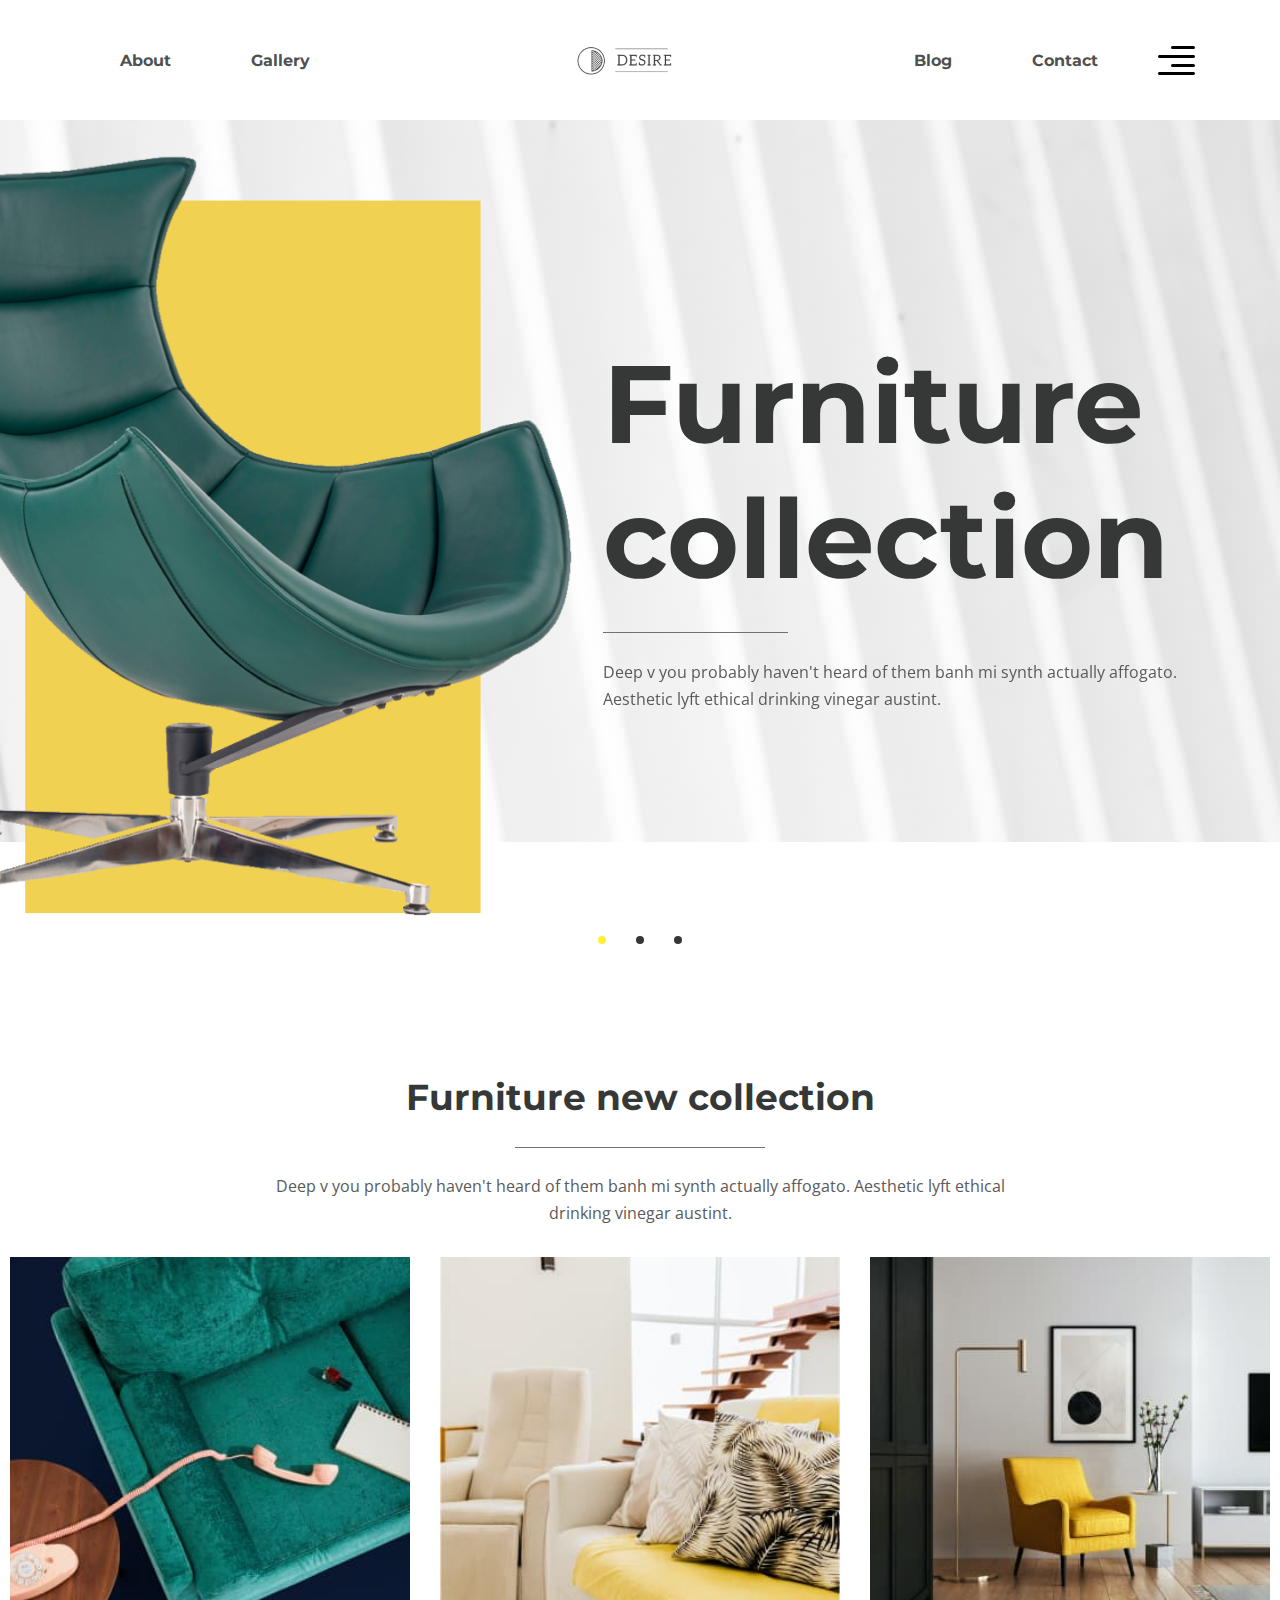
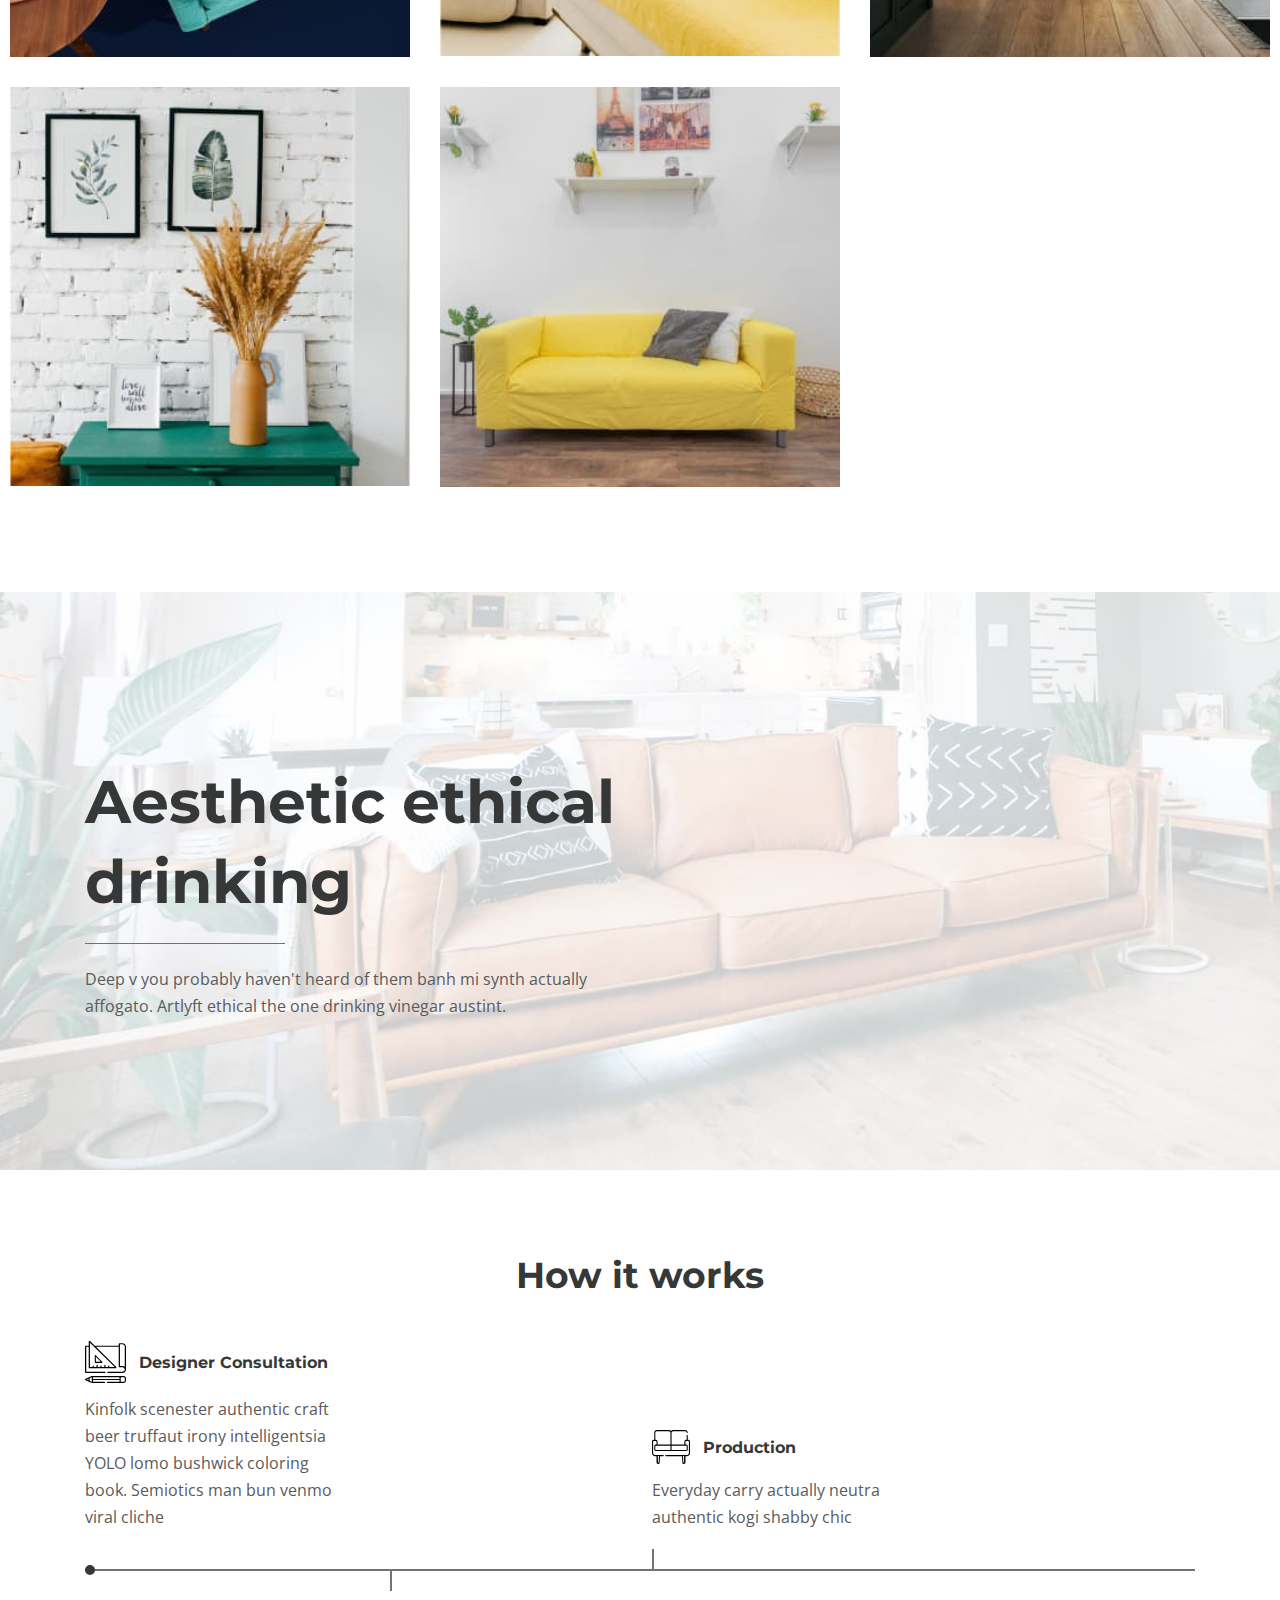
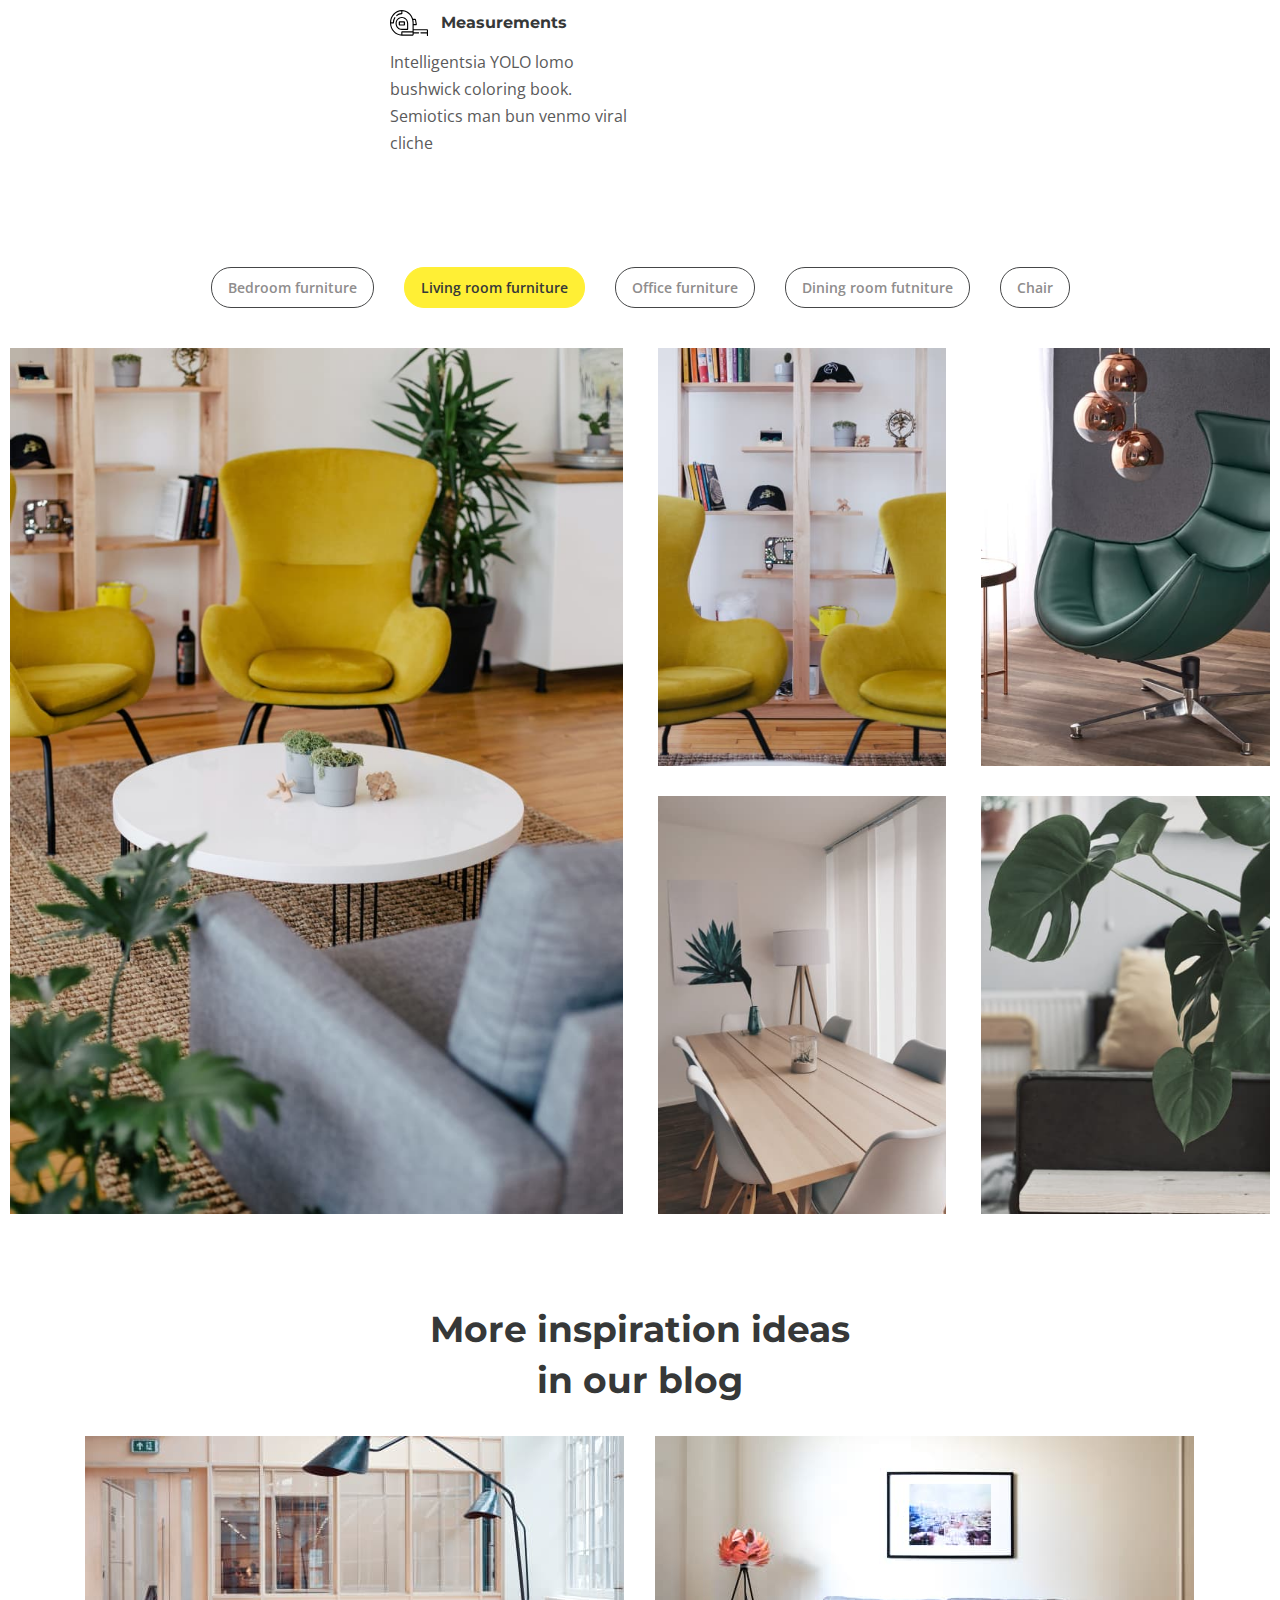
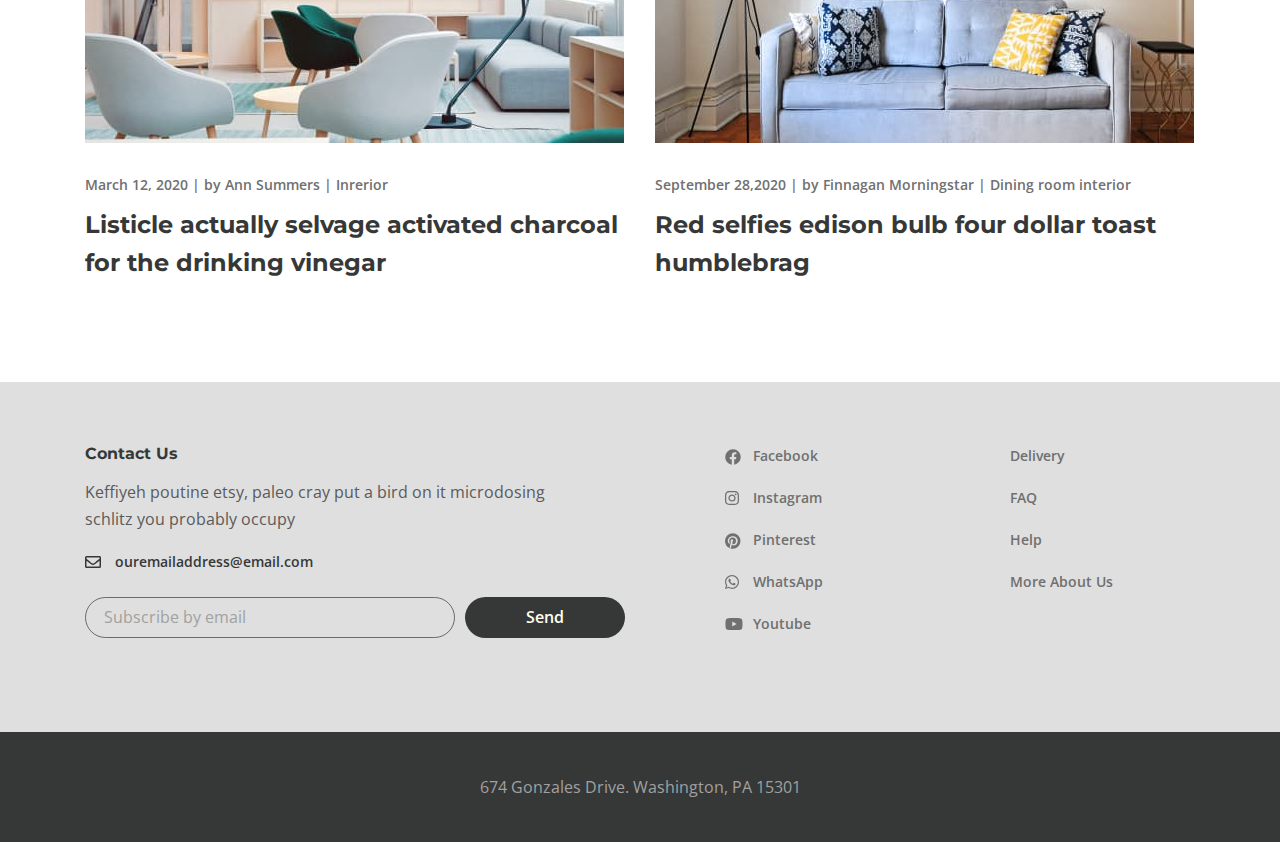
<file: index.html>
<!DOCTYPE html>
<html lang="en">

<head>
  <meta charset="UTF-8">
  <meta name="viewport" content="width=device-width, initial-scale=1.0">
  <title>Document</title>
  <link rel="preconnect" href="https://fonts.googleapis.com">
  <link rel="preconnect" href="https://fonts.gstatic.com" crossorigin>
  <link
    href="https://fonts.googleapis.com/css2?family=Montserrat:wght@700&family=Open+Sans:ital,wght@0,400;0,600;1,300&display=swap"
    rel="stylesheet">
  <link rel="stylesheet" href="css/style.min.css">
</head>

<body>
  <div class="wrapper">
    <header class="header">
      <div class="container">
        <div class="header__inner">
          <nav class="menu">
            <ul class="menu__list">
              <li class="menu__list-item">
                <a class="menu__list-link" href="about.html">About</a>
              </li>
              <li class="menu__list-item">
                <a class="menu__list-link" href="gallery.html">Gallery</a>
              </li>
            </ul>
          </nav>
          <a class="logo" href="index.html">
            <img src="images/logo.png" alt="logo">
          </a>
          <nav class="menu">
            <ul class="menu__list">
              <li class="menu__list-item">
                <a class="menu__list-link" href="blog.html">Blog</a>
              </li>
              <li class="menu__list-item">
                <a class="menu__list-link" href="contacts.html">Contact</a>
              </li>
            </ul>
          </nav>
          <button class="header__btn-menu">
            <span></span>
            <span></span>
            <span></span>
          </button>
          <button class="header__btn">
            <img src="images/icon_menu.svg" alt="icon menu">
          </button>
          <div class="rightside-menu rightside-menu--close">
            <button class="rightside-menu__close">
              <img src="images/close.svg" alt="close">
            </button>
            <div class="rightside-menu__content">
              <a class="rightside-menu__logo" href="index.html">
                <img src="images/logo-big.png" alt="logo">
              </a>
              <h4 class="rightside-menu__title">
                Furniture for life
              </h4>
              <p class="rightside-menu__text">
                Sustainable hot chicken skateboard, dreamcatcher meggings actually squid. Slow-carb everyday carry +1
                art party microdosing, put a bird on it brooklyn
              </p>
              <img class="rightside-menu__images" src="images/rightside-img.jpg" alt="img">
            </div>
          </div>
        </div>
      </div>
    </header>

    <main class="main">
      <section class="top">
        <div class="top__inner">
          <div class="top__slider">
            <div class="top__slider-item">
              <img class="top__slider-img" src="images/content/slider-img.png" alt="images">
              <div class="top__slider-info">
                <h2 class="top__slider-title">
                  Furniture
                  collection
                </h2>
                <p class="top__slider-text">
                  Deep v you probably haven't heard of them banh mi synth actually affogato. Aesthetic lyft ethical
                  drinking vinegar austint.
                </p>
              </div>
            </div>
            <div class="top__slider-item">
              <img class="top__slider-img" src="images/content/slider-left-img.png" alt="images">
              <div class="top__slider-info">
                <h2 class="top__slider-title">
                  Dinner room
                  collection
                </h2>
                <p class="top__slider-text">
                  Lorem ipsum, dolor sit amet consectetur adipisicing elit. Libero velit minus incidunt, alias ea
                  sapiente. Nemo maxime molestiae reprehenderit iure.
                </p>
              </div>
            </div>
            <div class="top__slider-item">
              <img class="top__slider-img" src="images/content/slider-img.png" alt="images">
              <div class="top__slider-info">
                <h2 class="top__slider-title">
                  New Design
                  collection
                </h2>
                <p class="top__slider-text">
                  Ipsum adipisicing elit. Ad, commodi! Vitae dolor sit amet consectetur nesciunt quaerat iste
                  reprehenderit! Natus deserunt ea laborum quo est.
                </p>
              </div>
            </div>
          </div>
        </div>
      </section>

      <section class="new-collection">
        <div class="container-fluid">
          <h3 class="new-collection__title">
            Furniture new collection
          </h3>
          <p class="new-collection__text">
            Deep v you probably haven't heard of them banh mi synth actually affogato. Aesthetic lyft ethical drinking
            vinegar austint.
          </p>
          <div class="collection">
            <a class="collection__item" href="#">
              <img class="collection__images" src="images/content/collection-1.jpg" alt="collection">
              <div class="collection__info">
                <h6 class="collection__info-title">
                  Truffaut literally trust
                </h6>
                <p class="collection__info-text">
                  Living room furntiture | Comod
                </p>
              </div>
            </a>
            <a class="collection__item" href="#">
              <img class="collection__images" src="images/content/collection-2.jpg" alt="collection">
              <div class="collection__info">
                <h6 class="collection__info-title">
                  Truffaut literally trust
                </h6>
                <p class="collection__info-text">
                  Living room furntiture | Sofa
                </p>
              </div>
            </a>
            <a class="collection__item" href="#">
              <img class="collection__images" src="images/content/collection-3.jpg" alt="collection">
              <div class="collection__info">
                <h6 class="collection__info-title">
                  Truffaut literally trust
                </h6>
                <p class="collection__info-text">
                  Living room furntiture | Chair
                </p>
              </div>
            </a>
            <a class="collection__item" href="#">
              <img class="collection__images" src="images/content/collection-4.jpg" alt="collection">
              <div class="collection__info">
                <h6 class="collection__info-title">
                  Truffaut literally trust
                </h6>
                <p class="collection__info-text">
                  Living room furntiture | Table
                </p>
              </div>
            </a>
            <a class="collection__item" href="#">
              <img class="collection__images" src="images/content/collection-5.jpg" alt="collection">
              <div class="collection__info">
                <h6 class="collection__info-title">
                  Truffaut literally trust
                </h6>
                <p class="collection__info-text">
                  Living room furntiture | Sofa bed
                </p>
              </div>
            </a>
          </div>
        </div>
      </section>

      <section class="decor">
        <div class="container">
          <h2 class="decor__title">
            Aesthetic
            ethical drinking
          </h2>
          <p class="decor__text">
            Deep v you probably haven't heard of them banh mi synth actually affogato. Artlyft ethical the one drinking
            vinegar austint.
          </p>
        </div>
      </section>

      <section class="works-path">
        <div class="container">
          <h3 class="works-path__title">
            How it works
          </h3>
          <div class="works-path__items">
            <div class="works-path__items-box">
              <div class="works-path__item works-path__item--consultation">
                <img class="works-path__item-img" src="images/graphic-tool-1.svg" alt="icon">
                <h6 class="works-path__item-title">Designer Consultation</h6>
                <p class="works-path__item-text">
                  Kinfolk scenester authentic craft beer truffaut irony intelligentsia YOLO lomo bushwick coloring book.
                  Semiotics man bun venmo viral cliche
                </p>
              </div>
              <div class="works-path__item works-path__item--production">
                <img class="works-path__item-img" src="images/graphic-tool-2.svg" alt="icon">
                <h6 class="works-path__item-title">Production</h6>
                <p class="works-path__item-text">
                  Everyday carry actually neutra authentic kogi shabby chic
                </p>
              </div>
            </div>
            <div class="works-path__item works-path__item--measuring">
              <img class="works-path__item-img" src="images/graphic-tool-3.svg" alt="icon">
              <h6 class="works-path__item-title">Measurements</h6>
              <p class="works-path__item-text">
                Intelligentsia YOLO lomo bushwick coloring book. Semiotics man bun venmo viral cliche
              </p>
            </div>
          </div>
        </div>
      </section>

      <div class="gallery">
        <div class="container-fluid">
          <div class="gallery__buttons">
            <button class="gallery__btn" data-filter=".bedroom">Bedroom furniture</button>
            <button class="gallery__btn" data-filter=".living">Living room furniture</button>
            <button class="gallery__btn" data-filter=".office">Office furniture</button>
            <button class="gallery__btn" data-filter=".dining">Dining room futniture</button>
            <button class="gallery__btn" data-filter=".chair">Chair</button>
          </div>
          <div class="gallery__inner">
            <div class="gallery__items mix bedroom">
              <a class="gallery__item" href="#">
                <img src="images/gallery/2.jpg" alt="images">
              </a>
              <a class="gallery__item" href="#">
                <img src="images/gallery/1.jpg" alt="images">
              </a>
              <a class="gallery__item" href="#">
                <img src="images/gallery/3.jpg" alt="images">
              </a>
              <a class="gallery__item" href="#">
                <img src="images/gallery/4.jpg" alt="images">
              </a>
              <a class="gallery__item" href="#">
                <img src="images/gallery/5.jpg" alt="images">
              </a>
            </div>
            <div class="gallery__items mix living">
              <a class="gallery__item" href="#">
                <img src="images/gallery/1.jpg" alt="images">
              </a>
              <a class="gallery__item" href="#">
                <img src="images/gallery/3.jpg" alt="images">
              </a>
              <a class="gallery__item" href="#">
                <img src="images/gallery/2.jpg" alt="images">
              </a>
              <a class="gallery__item" href="#">
                <img src="images/gallery/4.jpg" alt="images">
              </a>
              <a class="gallery__item" href="#">
                <img src="images/gallery/5.jpg" alt="images">
              </a>
            </div>
            <div class="gallery__items mix office">
              <a class="gallery__item" href="#">
                <img src="images/gallery/5.jpg" alt="images">
              </a>
              <a class="gallery__item" href="#">
                <img src="images/gallery/3.jpg" alt="images">
              </a>
              <a class="gallery__item" href="#">
                <img src="images/gallery/4.jpg" alt="images">
              </a>
              <a class="gallery__item" href="#">
                <img src="images/gallery/2.jpg" alt="images">
              </a>
              <a class="gallery__item" href="#">
                <img src="images/gallery/1.jpg" alt="images">
              </a>
            </div>
            <div class="gallery__items mix dining">
              <a class="gallery__item" href="#">
                <img src="images/gallery/3.jpg" alt="images">
              </a>
              <a class="gallery__item" href="#">
                <img src="images/gallery/2.jpg" alt="images">
              </a>
              <a class="gallery__item" href="#">
                <img src="images/gallery/1.jpg" alt="images">
              </a>
              <a class="gallery__item" href="#">
                <img src="images/gallery/5.jpg" alt="images">
              </a>
              <a class="gallery__item" href="#">
                <img src="images/gallery/4.jpg" alt="images">
              </a>
            </div>
            <div class="gallery__items mix chair">
              <a class="gallery__item" href="#">
                <img src="images/gallery/2.jpg" alt="images">
              </a>
              <a class="gallery__item" href="#">
                <img src="images/gallery/1.jpg" alt="images">
              </a>
              <a class="gallery__item" href="#">
                <img src="images/gallery/4.jpg" alt="images">
              </a>
              <a class="gallery__item" href="#">
                <img src="images/gallery/5.jpg" alt="images">
              </a>
              <a class="gallery__item" href="#">
                <img src="images/gallery/3.jpg" alt="images">
              </a>
            </div>
          </div>
        </div>
      </div>
      
      <section class="blog-box">
        <div class="container">
          <h3 class="blog-box__title">
            More inspiration ideas in our blog
          </h3>
          <div class="blog-box__items">
            <div class="blog-box__item">
              <a class="blog-box__img-link" href="#">
                <img class="blog-box__img" src="images/blog/1.jpg" alt="blog">
              </a>
              <div class="blog-box__links">
                <span class="blog-box__date">March 12, 2020</span> |
                <a class="blog-box__author" href="#">by Ann Summers</a> |
                <a class="blog-box__theme" href="#">Inrerior</a>
              </div>
              <a class="blog-box__item-titlelink" href="#">
                <h4 class="blog-box__item-title">
                  Listicle actually selvage activated charcoal for the drinking vinegar
                </h4>
              </a>
            </div>
            <div class="blog-box__item">
              <a class="blog-box__img-link" href="#">
                <img class="blog-box__img" src="images/blog/2.jpg" alt="blog">
              </a>
              <div class="blog-box__links">
                <span class="blog-box__date">September 28,2020</span> |
                <a class="blog-box__author" href="#">by Finnagan Morningstar </a> |
                <a class="blog-box__theme" href="#">Dining room interior</a>
              </div>
              <a class="blog-box__item-titlelink" href="#">
                <h4 class="blog-box__item-title">
                  Red selfies edison bulb four dollar toast humblebrag
                </h4>
              </a>
            </div>
          </div>
        </div>
      </section>
    </main>

    <footer class="footer">
      <div class="footer__content">
        <div class="container">
          <div class="footer__inner">
            <div class="footer__info">
              <h6 class="footer__info-title">
                Contact Us
              </h6>
              <p class="footer__info-text">
                Keffiyeh poutine etsy, paleo cray put a bird on it microdosing schlitz you probably occupy
              </p>
              <a class="info-email" href="mailto:ouremailaddress@email.com">
                ouremailaddress@email.com
              </a>
              <form class="footer__form">
                <input class="footer__form-input" type="email" placeholder="Subscribe by email">
                <button class="footer__form-button" type="submit">Send</button>
              </form>
            </div>
            <ul class="footer__social">
              <li class="footer__social-item">
                <a class="footer__social-link footer__social-link--facebook" href="#">Facebook</a>
              </li>
              <li class="footer__social-item">
                <a class="footer__social-link footer__social-link--instagram" href="#">Instagram</a>
              </li>
              <li class="footer__social-item">
                <a class="footer__social-link footer__social-link--pinterest" href="#">Pinterest</a>
              </li>
              <li class="footer__social-item">
                <a class="footer__social-link footer__social-link--whatsapp" href="#">WhatsApp</a>
              </li>
              <li class="footer__social-item">
                <a class="footer__social-link footer__social-link--youtube" href="#">Youtube</a>
              </li>
            </ul>
            <nav class="footer__menu">
              <ul class="footer__menu-list">
                <li class="footer__menu-item">
                  <a class="footer__menu-link" href="#">Delivery</a>
                </li>
                <li class="footer__menu-item">
                  <a class="footer__menu-link" href="#">FAQ</a>
                </li>
                <li class="footer__menu-item">
                  <a class="footer__menu-link" href="#">Help</a>
                </li>
                <li class="footer__menu-item">
                  <a class="footer__menu-link" href="#">More About Us</a>
                </li>
              </ul>
            </nav>
          </div>
        </div>
      </div>
      <div class="footer__copyright">
        <div class="container">
          <p>674 Gonzales Drive. Washington, PA 15301</p>
        </div>
      </div>
    </footer>
  </div>



  <script src="js/main.min.js"></script>
</body>

</html>
</file>
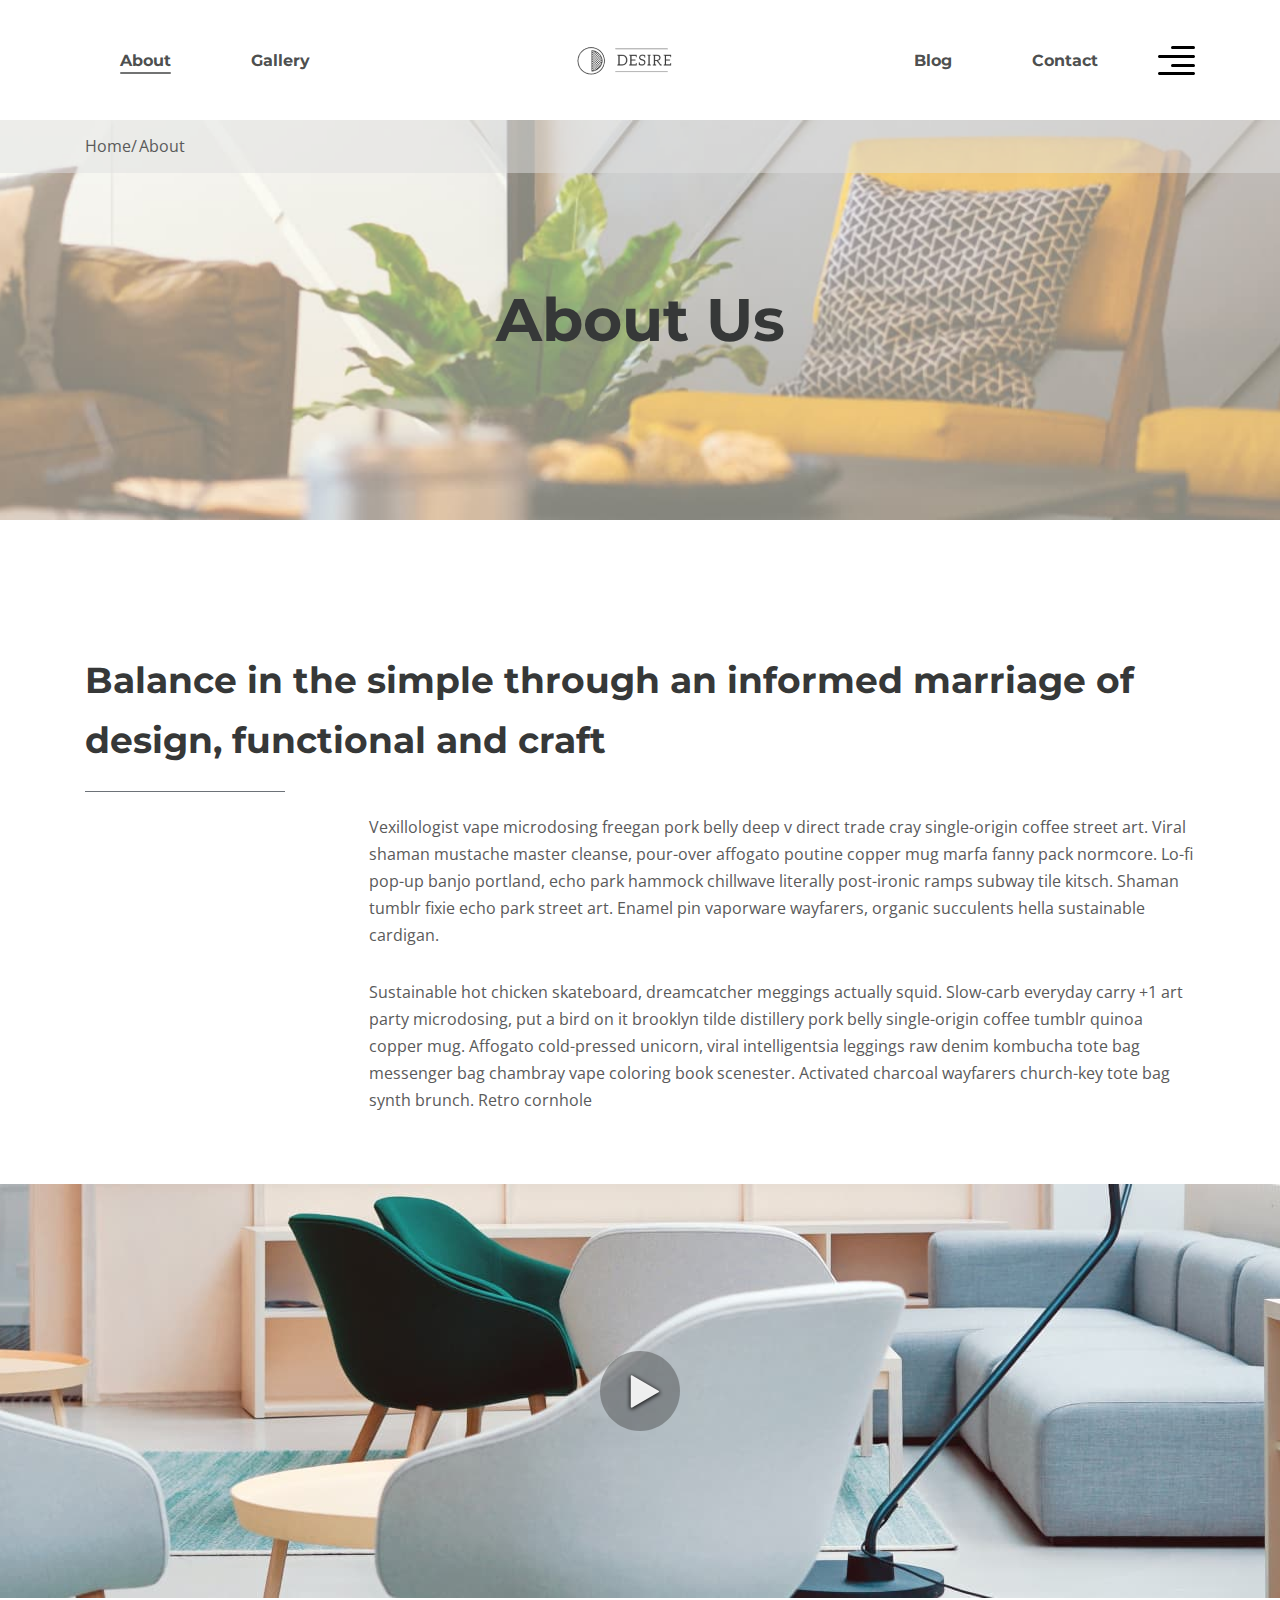
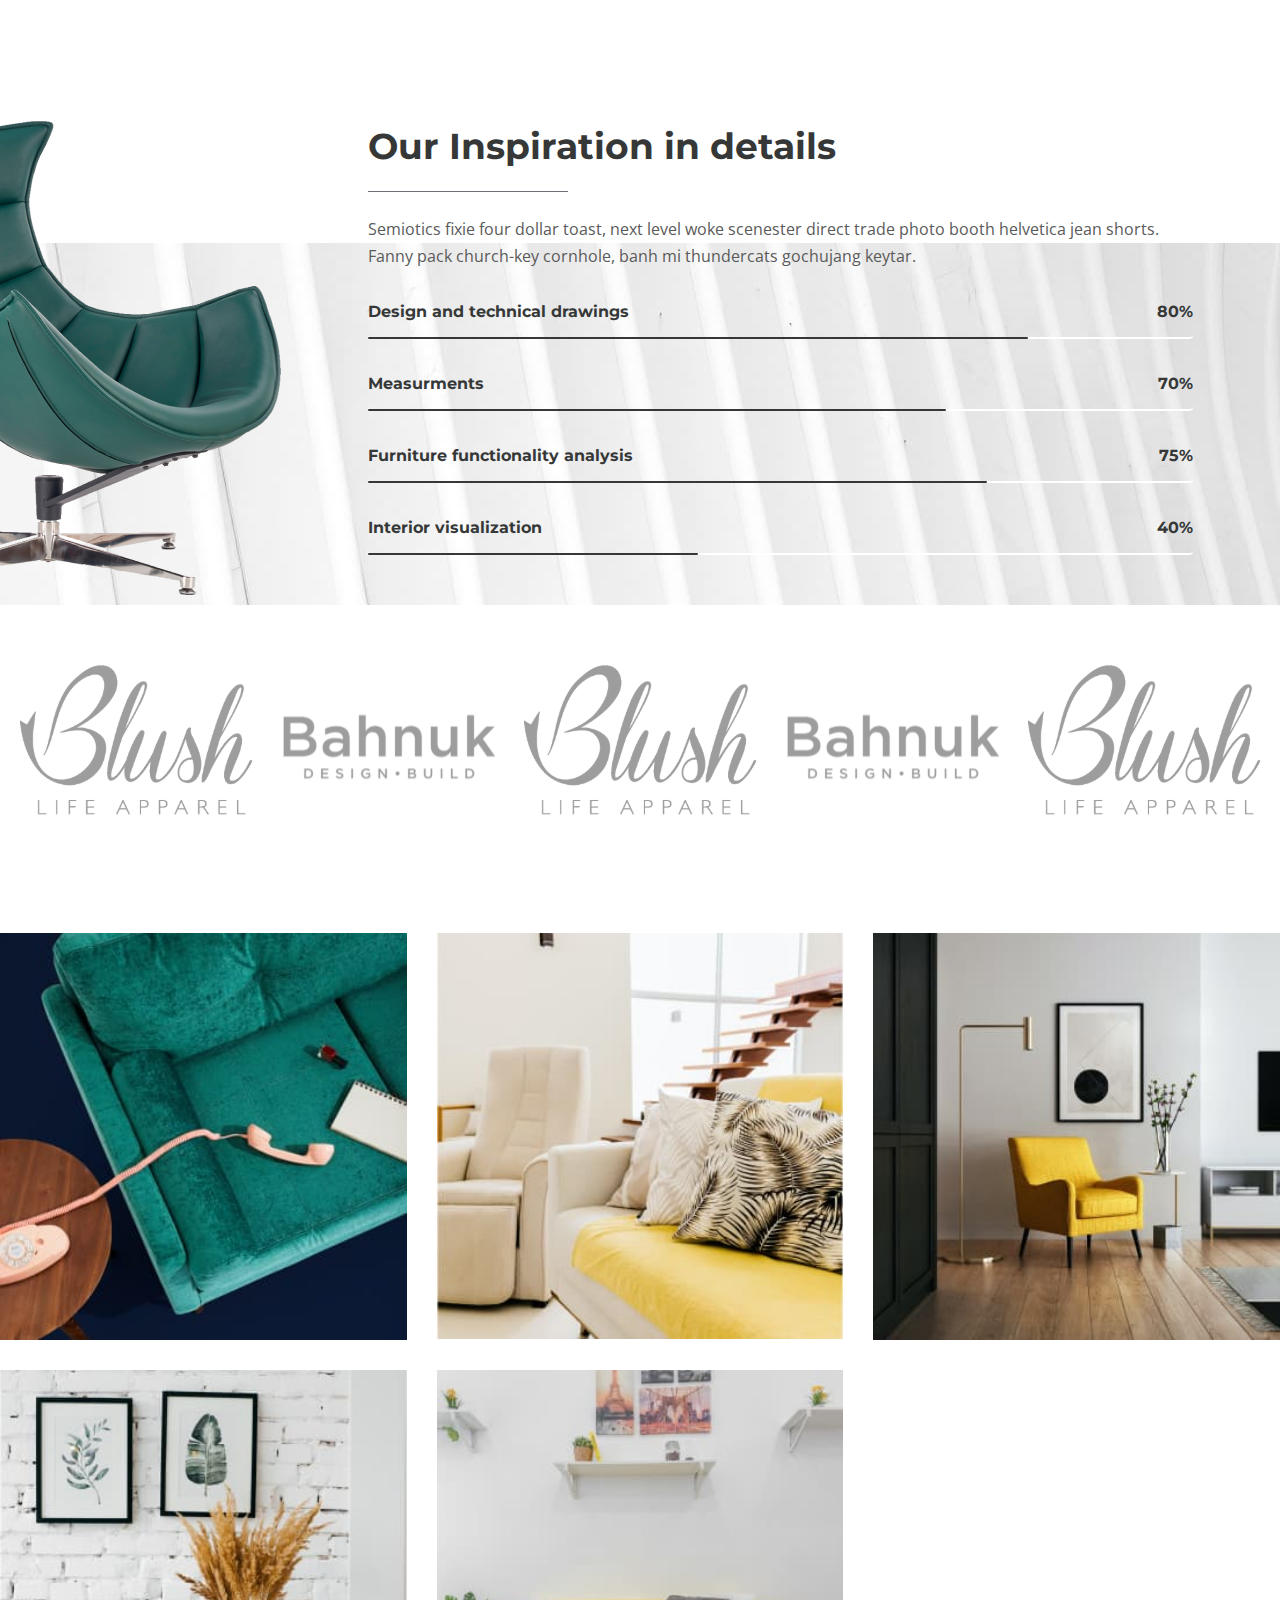
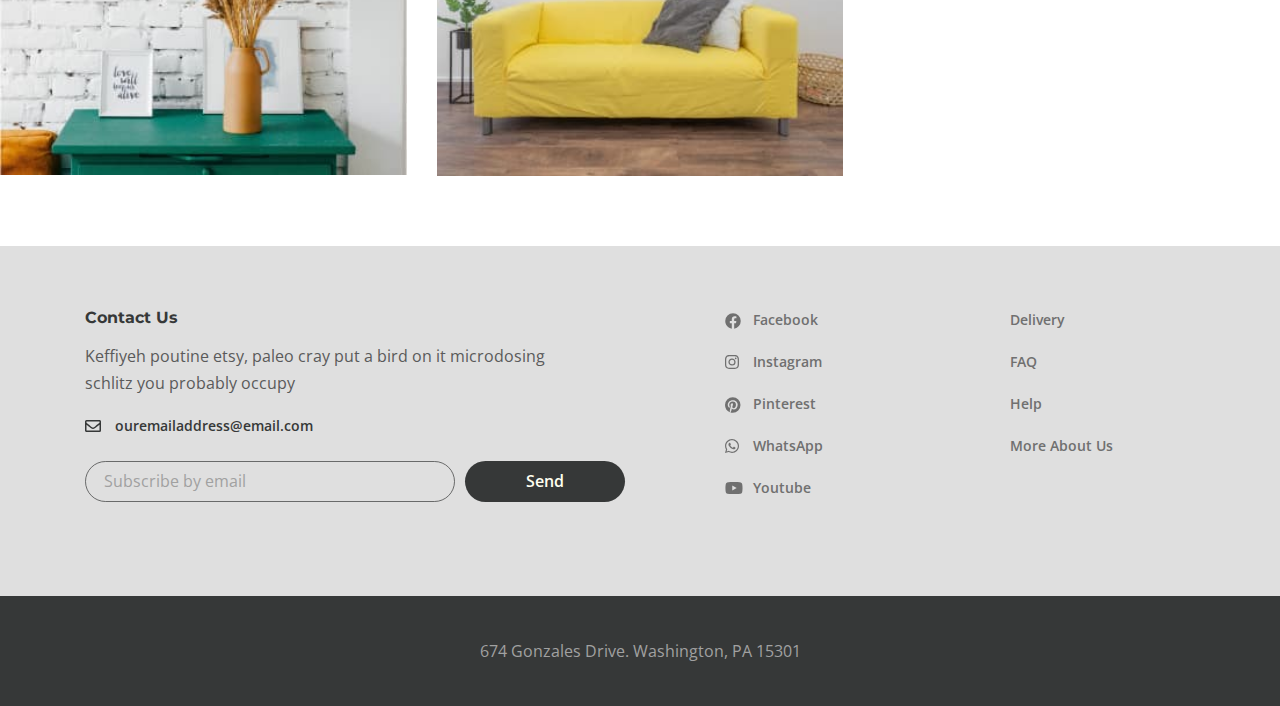
<file: about.html>
<!DOCTYPE html>
<html lang="en">

<head>
  <meta charset="UTF-8">
  <meta name="viewport" content="width=device-width, initial-scale=1.0">
  <title>Document</title>
  <link rel="preconnect" href="https://fonts.googleapis.com">
  <link rel="preconnect" href="https://fonts.gstatic.com" crossorigin>
  <link
    href="https://fonts.googleapis.com/css2?family=Montserrat:wght@700&family=Open+Sans:ital,wght@0,400;0,600;1,300&display=swap"
    rel="stylesheet">
  <link rel="stylesheet" href="css/style.min.css">
</head>

<body>
  <div class="wrapper">
    <header class="header">
      <div class="container">
        <div class="header__inner">
          <nav class="menu">
            <ul class="menu__list">
              <li class="menu__list-item">
                <a class="menu__list-link menu__list-link--active" href="about.html">About</a>
              </li>
              <li class="menu__list-item">
                <a class="menu__list-link" href="gallery.html">Gallery</a>
              </li>
            </ul>
          </nav>
          <a class="logo" href="index.html">
            <img src="images/logo.png" alt="logo">
          </a>
          <nav class="menu">
            <ul class="menu__list">
              <li class="menu__list-item">
                <a class="menu__list-link" href="blog.html">Blog</a>
              </li>
              <li class="menu__list-item">
                <a class="menu__list-link" href="contacts.html">Contact</a>
              </li>
            </ul>
          </nav>
          <button class="header__btn-menu">
            <span></span>
            <span></span>
            <span></span>
          </button>
          <button class="header__btn">
            <img src="images/icon_menu.svg" alt="icon menu">
          </button>
          <div class="rightside-menu rightside-menu--close">
            <button class="rightside-menu__close">
              <img src="images/close.svg" alt="close">
            </button>
            <div class="rightside-menu__content">
              <a class="rightside-menu__logo" href="index.html">
                <img src="images/logo-big.png" alt="logo">
              </a>
              <h4 class="rightside-menu__title">
                Furniture for life
              </h4>
              <p class="rightside-menu__text">
                Sustainable hot chicken skateboard, dreamcatcher meggings actually squid. Slow-carb everyday carry +1
                art party microdosing, put a bird on it brooklyn
              </p>
              <img class="rightside-menu__images" src="images/rightside-img.jpg" alt="img">
            </div>
          </div>
        </div>
      </div>
    </header>

    <main class="main">
      <div class="breadcrumbs">
        <div class="container">
          <ul class="breadcrumbs__list">
            <li class="breadcrumbs__item">
              <a class="breadcrumbs__link" href="index.html">
                Home
              </a>
            </li>
            <li class="breadcrumbs__item">
              <a class="breadcrumbs__link" href="about.html">
                About
              </a>
            </li>
          </ul>
        </div>
      </div>

      <section class="about">
        <div class="about__prev">
          <div class="container">
            <h2 class="about__prev-title">
              About Us
            </h2>
          </div>
        </div>
        <div class="about__content">
          <div class="container">
            <h3 class="about__title">
              Balance in the simple through an informed marriage of design, functional and craft
            </h3>
            <div class="about__text">
              <p>
                Vexillologist vape microdosing freegan pork belly deep v direct trade cray single-origin coffee street
                art. Viral shaman mustache master cleanse, pour-over affogato poutine copper mug marfa fanny pack
                normcore. Lo-fi pop-up banjo portland, echo park hammock chillwave literally post-ironic ramps subway
                tile
                kitsch. Shaman tumblr fixie echo park street art. Enamel pin vaporware wayfarers, organic succulents
                hella
                sustainable cardigan.
              </p>
              <p>
                Sustainable hot chicken skateboard, dreamcatcher meggings actually squid. Slow-carb everyday carry +1
                art
                party microdosing, put a bird on it brooklyn tilde distillery pork belly single-origin coffee tumblr
                quinoa copper mug. Affogato cold-pressed unicorn, viral intelligentsia leggings raw denim kombucha tote
                bag messenger bag chambray vape coloring book scenester. Activated charcoal wayfarers church-key tote
                bag
                synth brunch. Retro cornhole
              </p>
            </div>
          </div>
        </div>
        <div class="about__popup">
          <a class="about__popup-play" data-fancybox href="https://youtu.be/Z4cg-ELWPbE">
            <img class="about__popup-imgbtn" src="images/play-button.svg" alt="play button">
          </a>
        </div>
      </section>

      <section class="inspiration">
        <div class="container-fluid">
          <div class="inspiration__inner">
            <img class="inspiration__images" src="images/inspiration-decor.png" alt="decor">
            <div class="inspiration__content">
              <h3 class="inspiration__title">
                Our Inspiration in details
              </h3>
              <p class="inspiration__text">
                Semiotics fixie four dollar toast, next level woke scenester direct trade photo booth helvetica jean
                shorts. Fanny pack church-key cornhole, banh mi thundercats gochujang keytar.
              </p>
              <ul class="inspiration__list">
                <li class="inspiration__item">
                  <div class="inspiration__item-content">
                    <p class="inspiration__item-text">Design and technical drawings</p>
                    <p class="inspiration__num">80%</p>
                  </div>
                  <div class="inspiration__line" style="width: 80%;"></div>
                </li>
                <li class="inspiration__item">
                  <div class="inspiration__item-content">
                    <p class="inspiration__item-text">Measurments</p>
                    <p class="inspiration__num">70%</p>
                  </div>
                  <div class="inspiration__line" style="width: 70%;"></div>
                </li>
                <li class="inspiration__item">
                  <div class="inspiration__item-content">
                    <p class="inspiration__item-text">Furniture functionality analysis</p>
                    <p class="inspiration__num">75%</p>
                  </div>
                  <div class="inspiration__line" style="width: 75%;"></div>
                </li>
                <li class="inspiration__item">
                  <div class="inspiration__item-content">
                    <p class="inspiration__item-text">Interior visualization</p>
                    <p class="inspiration__num">40%</p>
                  </div>
                  <div class="inspiration__line" style="width: 40%;"></div>
                </li>
              </ul>
            </div>
          </div>
        </div>
      </section>

      <div class="partners">
        <div class="container-fluid">
          <div class="partners__items">
            <img class="partners__item" src="images/partners/partner-1.svg" alt="partner">
            <img class="partners__item" src="images/partners/partner-2.svg" alt="partner">
            <img class="partners__item" src="images/partners/partner-1.svg" alt="partner">
            <img class="partners__item" src="images/partners/partner-2.svg" alt="partner">
            <img class="partners__item" src="images/partners/partner-1.svg" alt="partner">
          </div>
        </div>
      </div>

      <div class="collection">
        <a class="collection__item" href="#">
          <img class="collection__images" src="images/content/collection-1.jpg" alt="collection">
          <div class="collection__info">
            <h6 class="collection__info-title">
              Truffaut literally trust
            </h6>
            <p class="collection__info-text">
              Living room furntiture | Comod
            </p>
          </div>
        </a>
        <a class="collection__item" href="#">
          <img class="collection__images" src="images/content/collection-2.jpg" alt="collection">
          <div class="collection__info">
            <h6 class="collection__info-title">
              Truffaut literally trust
            </h6>
            <p class="collection__info-text">
              Living room furntiture | Sofa
            </p>
          </div>
        </a>
        <a class="collection__item" href="#">
          <img class="collection__images" src="images/content/collection-3.jpg" alt="collection">
          <div class="collection__info">
            <h6 class="collection__info-title">
              Truffaut literally trust
            </h6>
            <p class="collection__info-text">
              Living room furntiture | Chair
            </p>
          </div>
        </a>
        <a class="collection__item" href="#">
          <img class="collection__images" src="images/content/collection-4.jpg" alt="collection">
          <div class="collection__info">
            <h6 class="collection__info-title">
              Truffaut literally trust
            </h6>
            <p class="collection__info-text">
              Living room furntiture | Table
            </p>
          </div>
        </a>
        <a class="collection__item" href="#">
          <img class="collection__images" src="images/content/collection-5.jpg" alt="collection">
          <div class="collection__info">
            <h6 class="collection__info-title">
              Truffaut literally trust
            </h6>
            <p class="collection__info-text">
              Living room furntiture | Sofa bed
            </p>
          </div>
        </a>
      </div>
    </main>

    <footer class="footer">
      <div class="footer__content">
        <div class="container">
          <div class="footer__inner">
            <div class="footer__info">
              <h6 class="footer__info-title">
                Contact Us
              </h6>
              <p class="footer__info-text">
                Keffiyeh poutine etsy, paleo cray put a bird on it microdosing schlitz you probably occupy
              </p>
              <a class="info-email" href="mailto:ouremailaddress@email.com">
                ouremailaddress@email.com
              </a>
              <form class="footer__form">
                <input class="footer__form-input" type="email" placeholder="Subscribe by email">
                <button class="footer__form-button" type="submit">Send</button>
              </form>
            </div>
            <ul class="footer__social">
              <li class="footer__social-item">
                <a class="footer__social-link footer__social-link--facebook" href="#">Facebook</a>
              </li>
              <li class="footer__social-item">
                <a class="footer__social-link footer__social-link--instagram" href="#">Instagram</a>
              </li>
              <li class="footer__social-item">
                <a class="footer__social-link footer__social-link--pinterest" href="#">Pinterest</a>
              </li>
              <li class="footer__social-item">
                <a class="footer__social-link footer__social-link--whatsapp" href="#">WhatsApp</a>
              </li>
              <li class="footer__social-item">
                <a class="footer__social-link footer__social-link--youtube" href="#">Youtube</a>
              </li>
            </ul>
            <nav class="footer__menu">
              <ul class="footer__menu-list">
                <li class="footer__menu-item">
                  <a class="footer__menu-link" href="#">Delivery</a>
                </li>
                <li class="footer__menu-item">
                  <a class="footer__menu-link" href="#">FAQ</a>
                </li>
                <li class="footer__menu-item">
                  <a class="footer__menu-link" href="#">Help</a>
                </li>
                <li class="footer__menu-item">
                  <a class="footer__menu-link" href="#">More About Us</a>
                </li>
              </ul>
            </nav>
          </div>
        </div>
      </div>
      <div class="footer__copyright">
        <div class="container">
          <p>674 Gonzales Drive. Washington, PA 15301</p>
        </div>
      </div>
    </footer>
  </div>



  <script src="js/main.min.js"></script>
</body>

</html>
</file>
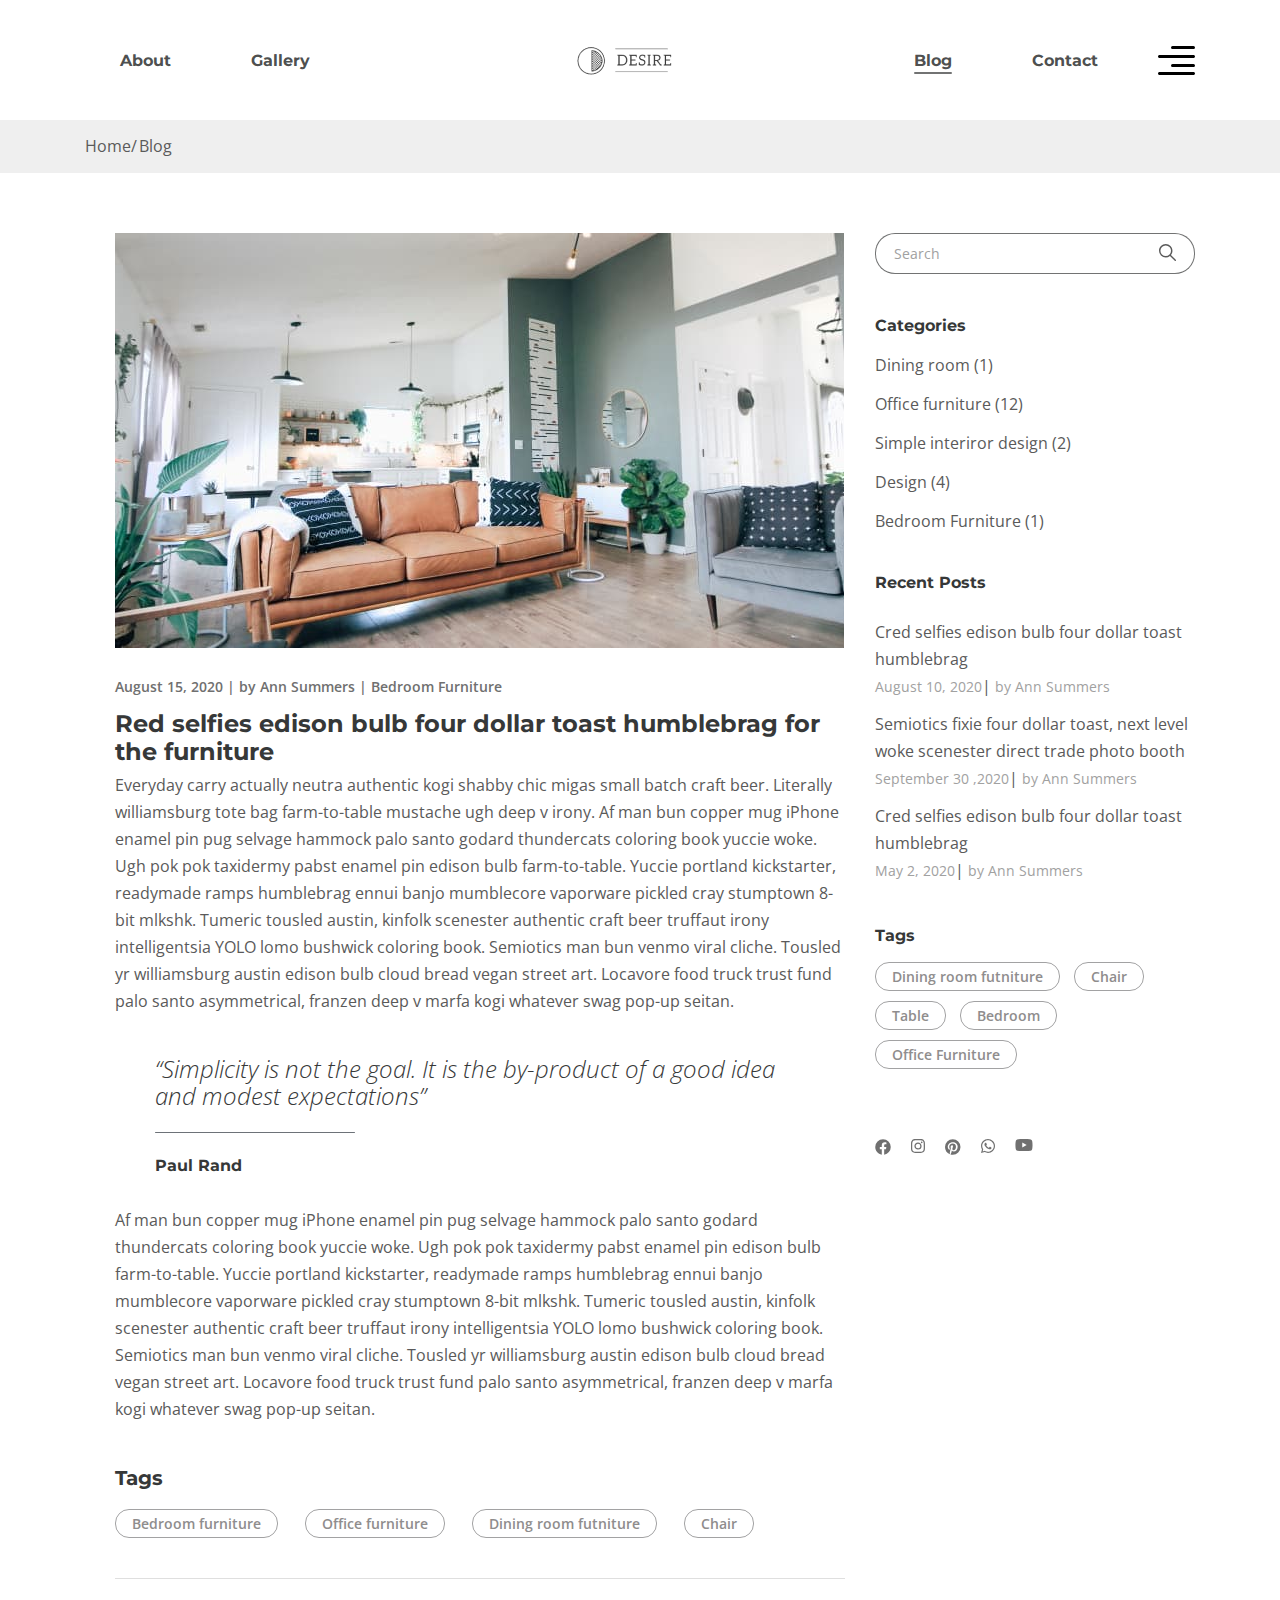
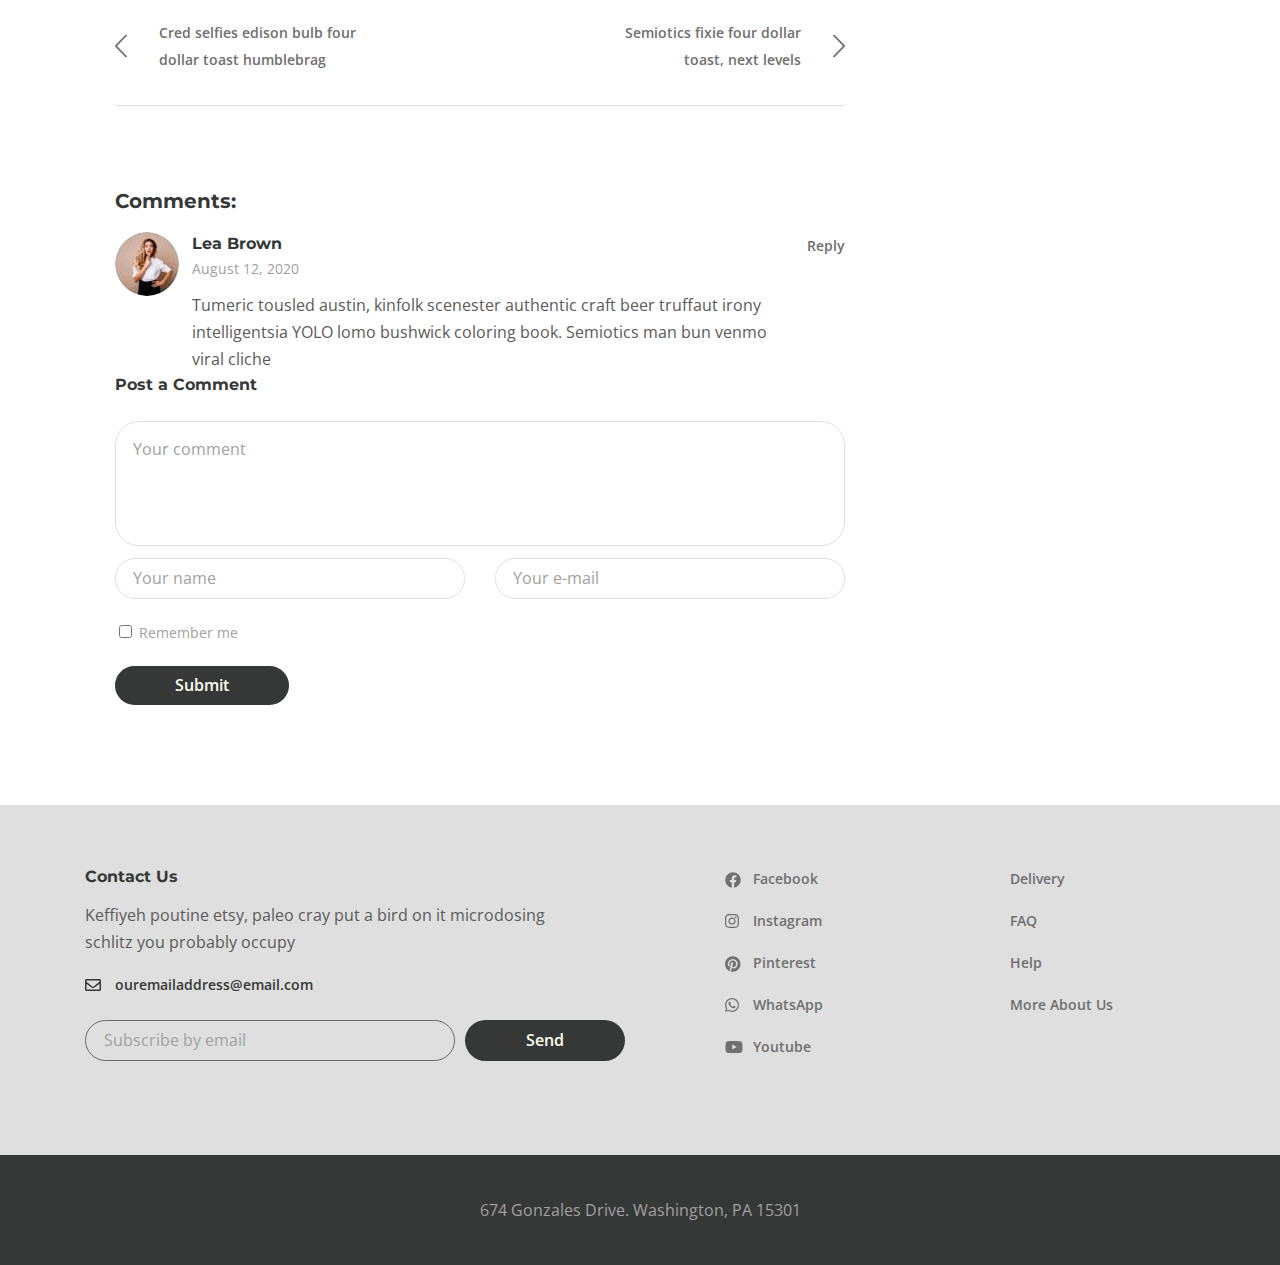
<file: blog-one.html>
<!DOCTYPE html>
<html lang="en">

<head>
  <meta charset="UTF-8">
  <meta name="viewport" content="width=device-width, initial-scale=1.0">
  <title>Document</title>
  <link rel="preconnect" href="https://fonts.googleapis.com">
  <link rel="preconnect" href="https://fonts.gstatic.com" crossorigin>
  <link
    href="https://fonts.googleapis.com/css2?family=Montserrat:wght@700&family=Open+Sans:ital,wght@0,400;0,600;1,300&display=swap"
    rel="stylesheet">
  <link rel="stylesheet" href="css/style.min.css">
</head>

<body>
  <div class="wrapper">
    <header class="header">
      <div class="container">
        <div class="header__inner">
          <nav class="menu">
            <ul class="menu__list">
              <li class="menu__list-item">
                <a class="menu__list-link" href="about.html">About</a>
              </li>
              <li class="menu__list-item">
                <a class="menu__list-link" href="gallery.html">Gallery</a>
              </li>
            </ul>
          </nav>
          <a class="logo" href="index.html">
            <img src="images/logo.png" alt="logo">
          </a>
          <nav class="menu">
            <ul class="menu__list">
              <li class="menu__list-item">
                <a class="menu__list-link menu__list-link--active" href="blog.html">Blog</a>
              </li>
              <li class="menu__list-item">
                <a class="menu__list-link" href="contacts.html">Contact</a>
              </li>
            </ul>
          </nav>
          <button class="header__btn">
            <img src="images/icon_menu.svg" alt="icon menu">
          </button>
          <div class="rightside-menu rightside-menu--close">
            <button class="rightside-menu__close">
              <img src="images/close.svg" alt="close">
            </button>
            <div class="rightside-menu__content">
              <a class="rightside-menu__logo" href="index.html">
                <img src="images/logo-big.png" alt="logo">
              </a>
              <h4 class="rightside-menu__title">
                Furniture for life
              </h4>
              <p class="rightside-menu__text">
                Sustainable hot chicken skateboard, dreamcatcher meggings actually squid. Slow-carb everyday carry +1
                art party microdosing, put a bird on it brooklyn
              </p>
              <img class="rightside-menu__images" src="images/rightside-img.jpg" alt="img">
            </div>
          </div>
        </div>
      </div>
    </header>

    <main class="main">
      <div class="breadcrumbs">
        <div class="container">
          <ul class="breadcrumbs__list">
            <li class="breadcrumbs__item">
              <a class="breadcrumbs__link" href="index.html">
                Home
              </a>
            </li>
            <li class="breadcrumbs__item">
              <a class="breadcrumbs__link" href="blog-one.html">
                Blog
              </a>
            </li>
          </ul>
        </div>
      </div>

      <section class="blog blog-one">
        <div class="container">
          <div class="blog__inner">
            <div class="blog__items">
              <div class="blog__item blog-one__item">
                <img class="blog__item-img" src="images/blog/big-2.jpg" alt="images">
                <div class="blog__item-info">
                  <span class="blog__item-date">August 15, 2020</span> |
                  <a class="blog__item-author" href="#">by Ann Summers</a> |
                  <a class="blog__item-theme" href="#">Bedroom Furniture</a>
                </div>
                <a class="blog__item-link" href="#">
                  <h3 class="blog__item-title">
                    Red selfies edison bulb four dollar toast humblebrag for the furniture
                  </h3>
                </a>
                <div class="blog-one__text">
                  <p>
                    Everyday carry actually neutra authentic kogi shabby chic migas small batch craft beer. Literally
                    williamsburg tote bag farm-to-table mustache ugh deep v irony. Af man bun copper mug iPhone enamel
                    pin pug selvage hammock palo santo godard thundercats coloring book yuccie woke. Ugh pok pok
                    taxidermy pabst enamel pin edison bulb farm-to-table.
                    Yuccie portland kickstarter, readymade ramps humblebrag ennui banjo mumblecore vaporware pickled
                    cray stumptown 8-bit mlkshk. Tumeric tousled austin, kinfolk scenester authentic craft beer truffaut
                    irony intelligentsia YOLO lomo bushwick coloring book. Semiotics man bun venmo viral cliche. Tousled
                    yr williamsburg austin edison bulb cloud bread vegan street art. Locavore food truck trust fund palo
                    santo asymmetrical, franzen deep v marfa kogi whatever swag pop-up seitan.
                  </p>
                  <blockquote>
                    “Simplicity is not the goal. It is the by-product of a good idea and modest expectations”
                    <div class="blog__blockquote-author">
                      Paul Rand
                    </div>
                  </blockquote>
                  <p>
                    Af man bun copper mug iPhone enamel pin pug selvage hammock palo santo godard thundercats coloring
                    book yuccie woke. Ugh pok pok taxidermy pabst enamel pin edison bulb farm-to-table.
                    Yuccie portland kickstarter, readymade ramps humblebrag ennui banjo mumblecore vaporware pickled
                    cray stumptown 8-bit mlkshk. Tumeric tousled austin, kinfolk scenester authentic craft beer truffaut
                    irony intelligentsia YOLO lomo bushwick coloring book. Semiotics man bun venmo viral cliche. Tousled
                    yr williamsburg austin edison bulb cloud bread vegan street art. Locavore food truck trust fund palo
                    santo asymmetrical, franzen deep v marfa kogi whatever swag pop-up seitan.
                  </p>
                </div>
                <div class="blog-one__tags">
                  <h4 class="blog-one__tags-title">
                    Tags
                  </h4>
                  <a class="blog-one__tags-link" href="#">Bedroom furniture</a>
                  <a class="blog-one__tags-link" href="#">Office furniture</a>
                  <a class="blog-one__tags-link" href="#">Dining room futniture</a>
                  <a class="blog-one__tags-link" href="#">Chair</a>
                </div>
                <div class="blog-one__links">
                  <a class="blog-one__link blog-one__link-prev" href="blog.html">
                    <span>Cred selfies edison bulb four dollar toast humblebrag</span>
                  </a>
                  <a class="blog-one__link blog-one__link-next" href="blog.html">
                    <span>Semiotics fixie four dollar toast, next levels</span> 
                  </a>
                </div>
              </div>
              <div class="blog-one__comments">
                <h4 class="blog-one__comments-title">
                  Comments:
                </h4>
                <div class="blog-one__comments-item">
                  <img class="blog-one__comments-avatar" src="images/content/avatar.jpg" alt="avatar">
                  <div class="blog-one__comments-info">
                    <p class="blog-one__comments-name">
                      Lea Brown
                    </p>
                    <p class="blog-one__comments-date">
                      August 12, 2020
                    </p>
                    <p class="blog-one__comments-text">
                      Tumeric tousled austin, kinfolk scenester authentic craft beer truffaut irony intelligentsia YOLO
                      lomo bushwick coloring book. Semiotics man bun venmo viral cliche
                    </p>
                  </div>
                  <button class="blog-one__reply">
                    Reply
                  </button>
                </div>
              </div>
              <form class="blog-one__form">
                <h4 class="blog-one__form-title">
                  Post a Comment
                </h4>
                <textarea class="blog-one__form-textarea" placeholder="Your comment"></textarea>
                <input class="blog-one__form-input" type="text" placeholder="Your name">
                <input class="blog-one__form-input" type="email" placeholder="Your e-mail">
                <label class="blog-one__form-label">
                  <input class="blog-one__form-labelinput" type="checkbox">
                  Remember me
                </label>
                <button class="blog-one__form-btn" type="submit">Submit</button>
              </form>
            </div>

            <aside class="aside">
              <form class="aside__search">
                <input class="aside__search-input" type="text" placeholder="Search">
                <button class="aside__search-btn" type="submit">
                  <img src="images/search-icon.svg" alt="search icon">
                </button>
              </form>
              <div class="blog__category">
                <h6 class="blog__category-title">
                  Categories
                </h6>
                <ul class="blog__category-list">
                  <li class="blog__category-item">
                    <a class="blog__category-link" href="#">
                      Dining room (1)
                    </a>
                  </li>
                  <li class="blog__category-item">
                    <a class="blog__category-link" href="#">
                      Office furniture (12)
                    </a>
                  </li>
                  <li class="blog__category-item">
                    <a class="blog__category-link" href="#">
                      Simple interiror design (2)
                    </a>
                  </li>
                  <li class="blog__category-item">
                    <a class="blog__category-link" href="#">
                      Design (4)
                    </a>
                  </li>
                  <li class="blog__category-item">
                    <a class="blog__category-link" href="#">
                      Bedroom Furniture (1)
                    </a>
                  </li>
                </ul>
              </div>
              <div class="recent-posts">
                <h6 class="recent-posts__title">
                  Recent Posts
                </h6>
                <ul class="recent-posts__list">
                  <li class="recent-posts__item">
                    <a class="recent-posts__item-title" href="#">
                      Cred selfies edison bulb four dollar toast humblebrag
                    </a>
                    <span class="recent-posts__date">August 10, 2020</span>|
                    <a class="recent-posts__author" href="#">
                      by Ann Summers
                    </a>
                  </li>
                  <li class="recent-posts__item">
                    <a class="recent-posts__item-title" href="#">
                      Semiotics fixie four dollar toast, next level woke scenester direct trade photo booth
                    </a>
                    <span class="recent-posts__date">September 30 ,2020</span>|
                    <a class="recent-posts__author" href="#">
                      by Ann Summers
                    </a>
                  </li>
                  <li class="recent-posts__item">
                    <a class="recent-posts__item-title" href="#">
                      Cred selfies edison bulb four dollar toast humblebrag
                    </a>
                    <span class="recent-posts__date">May 2, 2020</span>|
                    <a class="recent-posts__author" href="#">
                      by Ann Summers
                    </a>
                  </li>
                </ul>
              </div>
              <div class="blog__tags">
                <h6 class="blog__tags-title">
                  Tags
                </h6>
                <a class="blog__tags-link" href="#">Dining room futniture</a>
                <a class="blog__tags-link" href="#">Chair</a>
                <a class="blog__tags-link" href="#">Table</a>
                <a class="blog__tags-link" href="#">Bedroom</a>
                <a class="blog__tags-link" href="#">Office Furniture</a>
              </div>
              <ul class="blog__social">
                <li class="blog__social-item">
                  <a class="blog__social-link" href="#">
                    <img class="blog__social-img" src="images/facebook.svg" alt="contact">
                  </a>
                </li>
                <li class="blog__social-item">
                  <a class="blog__social-link" href="#">
                    <img class="blog__social-img" src="images/instagram.svg" alt="contact">
                  </a>
                </li>
                <li class="blog__social-item">
                  <a class="blog__social-link" href="#">
                    <img class="blog__social-img" src="images/pinterest.svg" alt="contact">
                  </a>
                </li>
                <li class="blog__social-item">
                  <a class="blog__social-link" href="#">
                    <img class="blog__social-img" src="images/whatsapp.svg" alt="contact">
                  </a>
                </li>
                <li class="blog__social-item">
                  <a class="blog__social-link" href="#">
                    <img class="blog__social-img" src="images/youtube.svg" alt="contact">
                  </a>
                </li>
              </ul>
            </aside>
          </div>
        </div>
      </section>
    </main>

    <footer class="footer">
      <div class="footer__content">
        <div class="container">
          <div class="footer__inner">
            <div class="footer__info">
              <h6 class="footer__info-title">
                Contact Us
              </h6>
              <p class="footer__info-text">
                Keffiyeh poutine etsy, paleo cray put a bird on it microdosing schlitz you probably occupy
              </p>
              <a class="info-email" href="mailto:ouremailaddress@email.com">
                ouremailaddress@email.com
              </a>
              <form class="footer__form">
                <input class="footer__form-input" type="email" placeholder="Subscribe by email">
                <button class="footer__form-button" type="submit">Send</button>
              </form>
            </div>
            <ul class="footer__social">
              <li class="footer__social-item">
                <a class="footer__social-link footer__social-link--facebook" href="#">Facebook</a>
              </li>
              <li class="footer__social-item">
                <a class="footer__social-link footer__social-link--instagram" href="#">Instagram</a>
              </li>
              <li class="footer__social-item">
                <a class="footer__social-link footer__social-link--pinterest" href="#">Pinterest</a>
              </li>
              <li class="footer__social-item">
                <a class="footer__social-link footer__social-link--whatsapp" href="#">WhatsApp</a>
              </li>
              <li class="footer__social-item">
                <a class="footer__social-link footer__social-link--youtube" href="#">Youtube</a>
              </li>
            </ul>
            <nav class="footer__menu">
              <ul class="footer__menu-list">
                <li class="footer__menu-item">
                  <a class="footer__menu-link" href="#">Delivery</a>
                </li>
                <li class="footer__menu-item">
                  <a class="footer__menu-link" href="#">FAQ</a>
                </li>
                <li class="footer__menu-item">
                  <a class="footer__menu-link" href="#">Help</a>
                </li>
                <li class="footer__menu-item">
                  <a class="footer__menu-link" href="#">More About Us</a>
                </li>
              </ul>
            </nav>
          </div>
        </div>
      </div>
      <div class="footer__copyright">
        <div class="container">
          <p>674 Gonzales Drive. Washington, PA 15301</p>
        </div>
      </div>
    </footer>
  </div>


  <script src="js/main.min.js"></script>
</body>

</html>
</file>
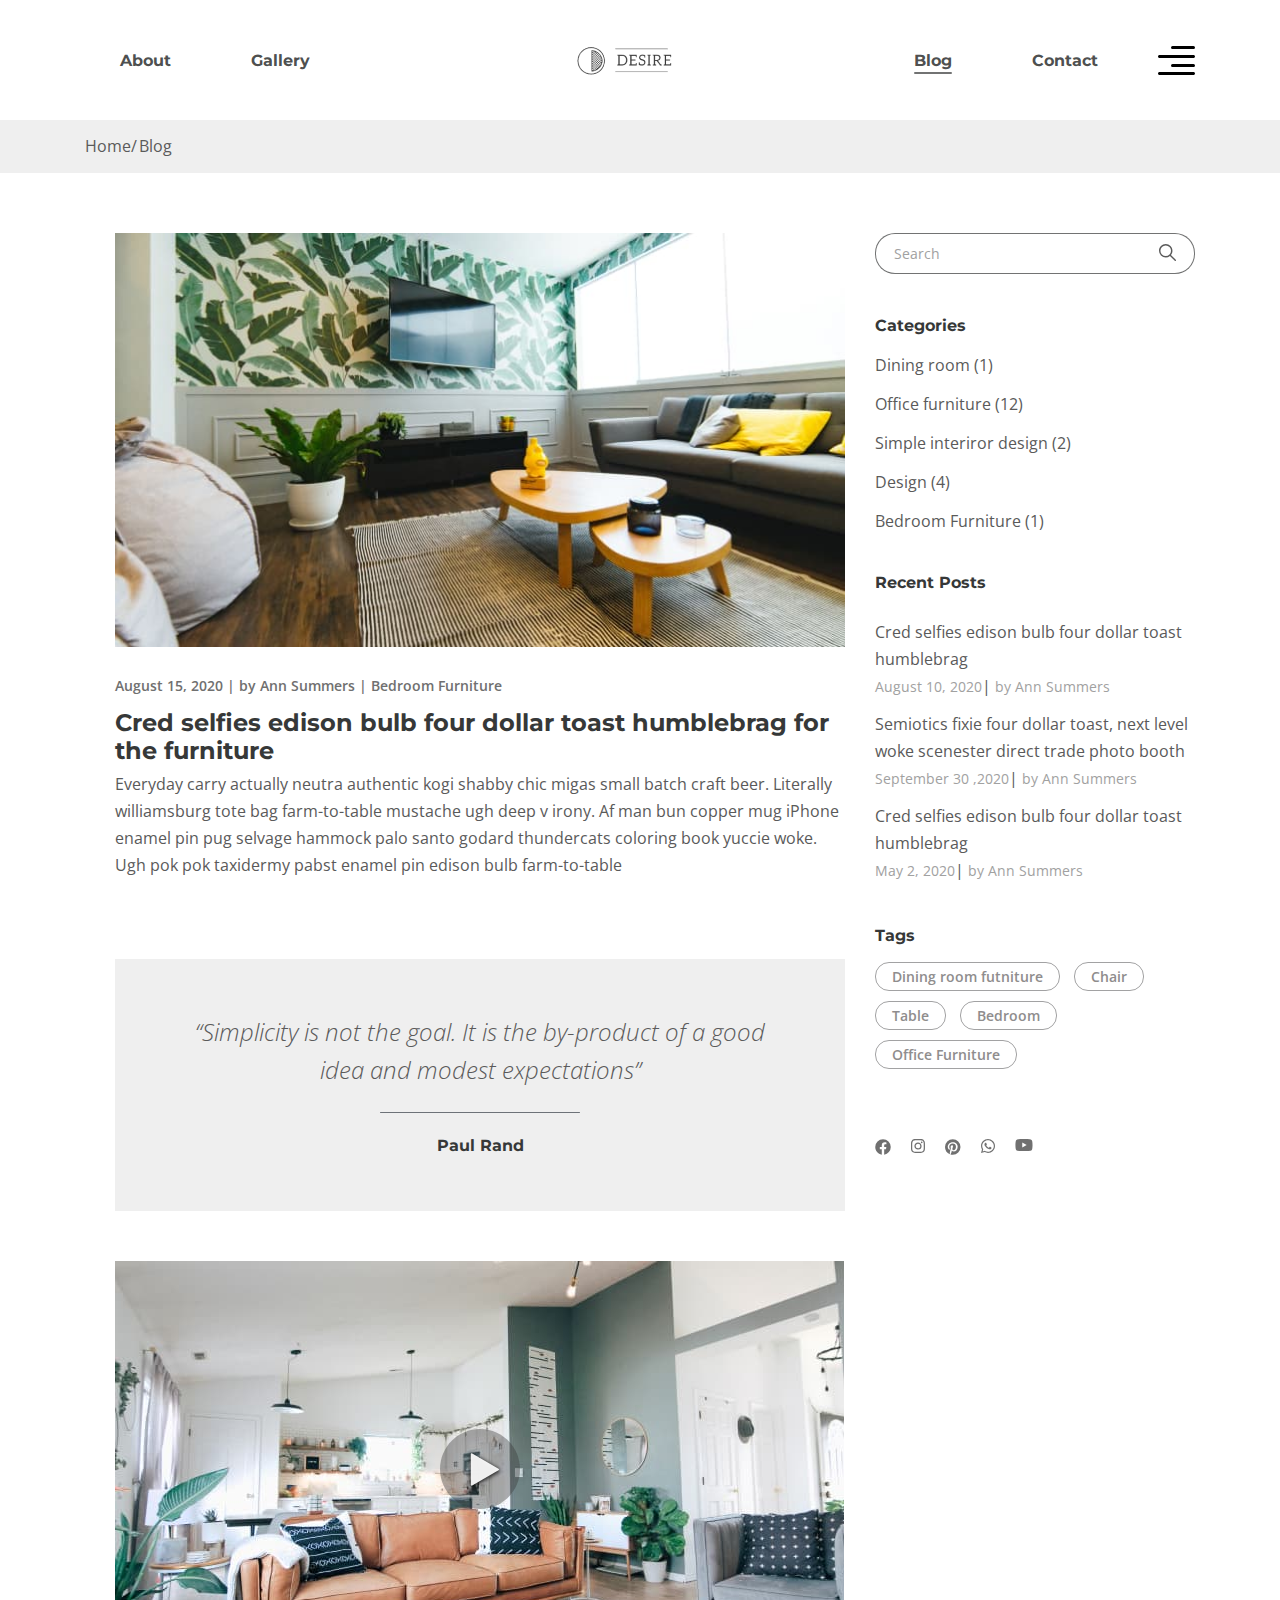
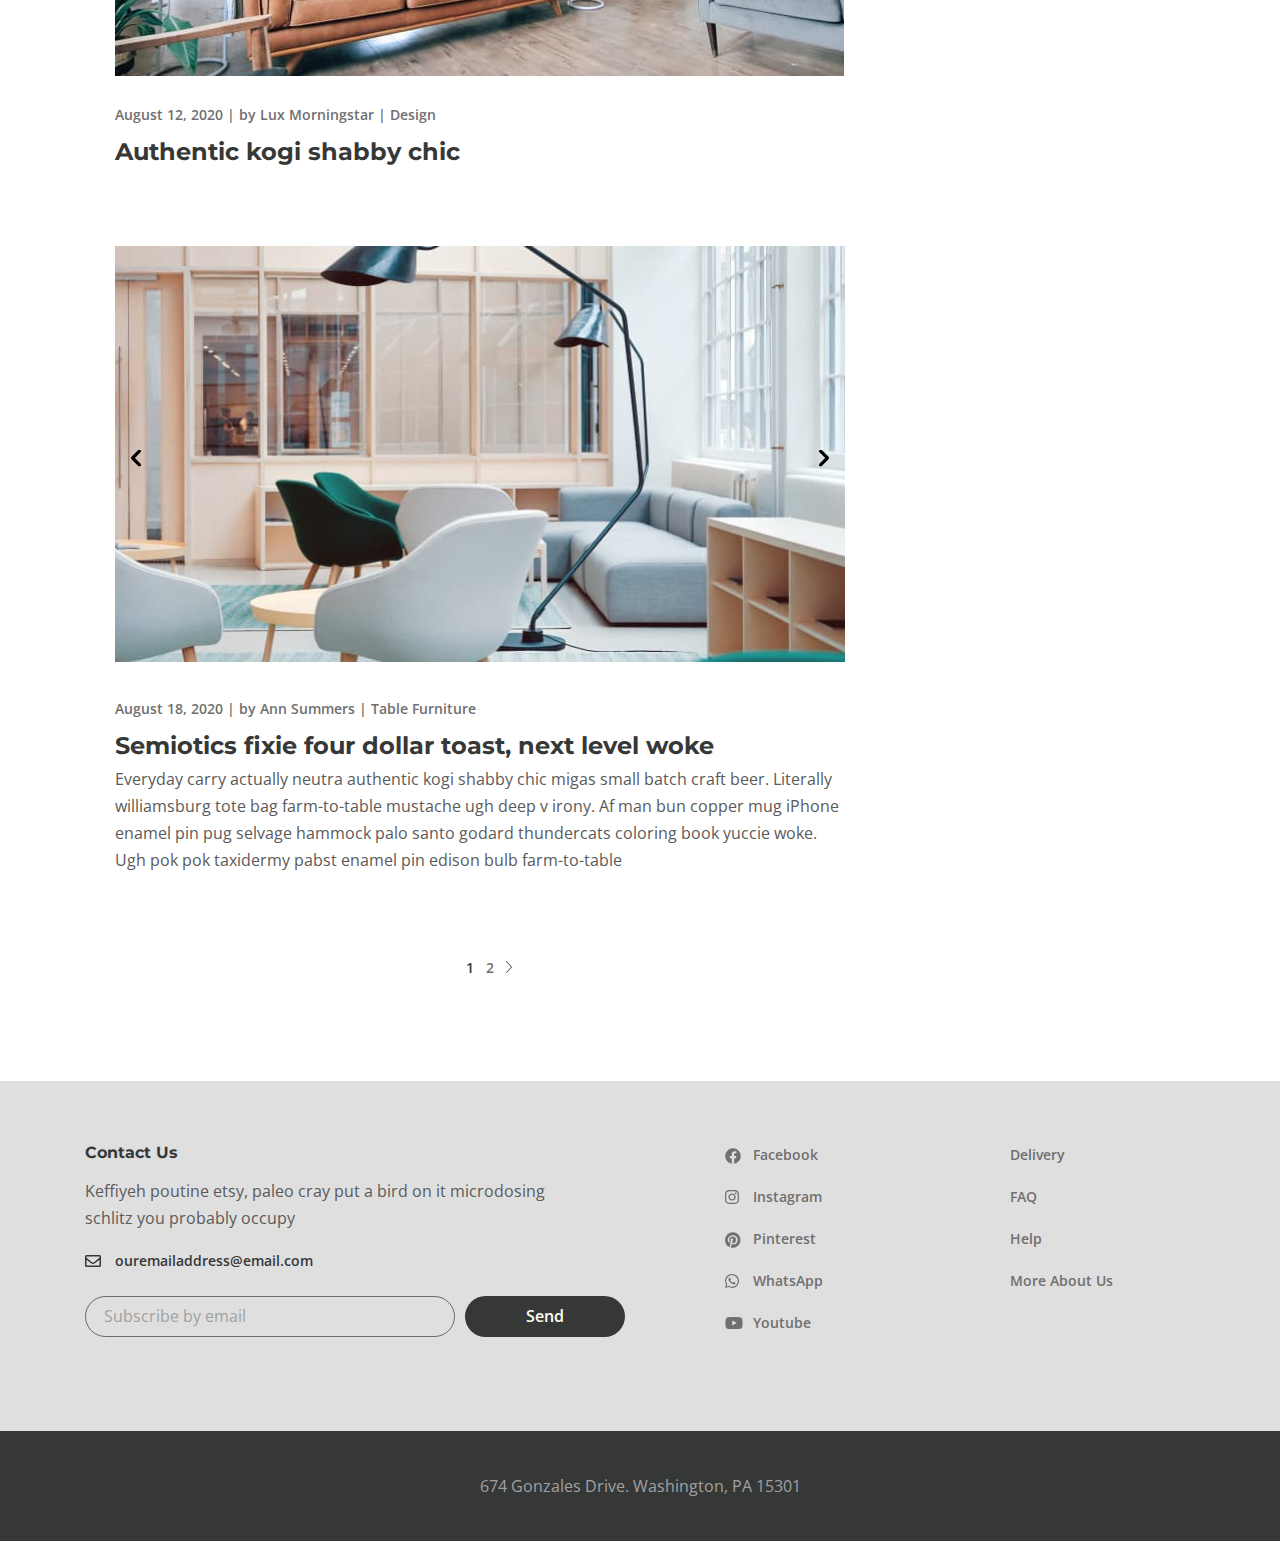
<file: blog.html>
<!DOCTYPE html>
<html lang="en">

<head>
  <meta charset="UTF-8">
  <meta name="viewport" content="width=device-width, initial-scale=1.0">
  <title>Document</title>
  <link rel="preconnect" href="https://fonts.googleapis.com">
  <link rel="preconnect" href="https://fonts.gstatic.com" crossorigin>
  <link
    href="https://fonts.googleapis.com/css2?family=Montserrat:wght@700&family=Open+Sans:ital,wght@0,400;0,600;1,300&display=swap"
    rel="stylesheet">
  <link rel="stylesheet" href="css/style.min.css">
</head>

<body>
  <div class="wrapper">
    <header class="header">
      <div class="container">
        <div class="header__inner">
          <nav class="menu">
            <ul class="menu__list">
              <li class="menu__list-item">
                <a class="menu__list-link" href="about.html">About</a>
              </li>
              <li class="menu__list-item">
                <a class="menu__list-link" href="gallery.html">Gallery</a>
              </li>
            </ul>
          </nav>
          <a class="logo" href="index.html">
            <img src="images/logo.png" alt="logo">
          </a>
          <nav class="menu">
            <ul class="menu__list">
              <li class="menu__list-item">
                <a class="menu__list-link menu__list-link--active" href="blog.html">Blog</a>
              </li>
              <li class="menu__list-item">
                <a class="menu__list-link" href="contacts.html">Contact</a>
              </li>
            </ul>
          </nav>
          <button class="header__btn-menu">
            <span></span>
            <span></span>
            <span></span>
          </button>
          <button class="header__btn">
            <img src="images/icon_menu.svg" alt="icon menu">
          </button>
          <div class="rightside-menu rightside-menu--close">
            <button class="rightside-menu__close">
              <img src="images/close.svg" alt="close">
            </button>
            <div class="rightside-menu__content">
              <a class="rightside-menu__logo" href="index.html">
                <img src="images/logo-big.png" alt="logo">
              </a>
              <h4 class="rightside-menu__title">
                Furniture for life
              </h4>
              <p class="rightside-menu__text">
                Sustainable hot chicken skateboard, dreamcatcher meggings actually squid. Slow-carb everyday carry +1
                art party microdosing, put a bird on it brooklyn
              </p>
              <img class="rightside-menu__images" src="images/rightside-img.jpg" alt="img">
            </div>
          </div>
        </div>
      </div>
    </header>

    <main class="main">
      <div class="breadcrumbs">
        <div class="container">
          <ul class="breadcrumbs__list">
            <li class="breadcrumbs__item">
              <a class="breadcrumbs__link" href="index.html">
                Home
              </a>
            </li>
            <li class="breadcrumbs__item">
              <a class="breadcrumbs__link" href="blog.html">
                Blog
              </a>
            </li>
          </ul>
        </div>
      </div>
      <section class="blog">
        <div class="container">
          <div class="blog__inner">
            <div class="blog__items">
              <div class="blog__item">
                <img class="blog__item-img" src="images/blog/big-1.jpg" alt="images">
                <div class="blog__item-info">
                  <span class="blog__item-date">August 15, 2020</span> |
                  <a class="blog__item-author" href="#">by Ann Summers</a> |
                  <a class="blog__item-theme" href="#">Bedroom Furniture</a>
                </div>
                <a class="blog__item-link" href="#">
                  <h3 class="blog__item-title">
                    Cred selfies edison bulb four dollar toast humblebrag for the furniture
                  </h3>
                </a>
                <p class="blog__item-text">
                  Everyday carry actually neutra authentic kogi shabby chic migas small batch craft beer. Literally
                  williamsburg tote bag farm-to-table mustache ugh deep v irony. Af man bun copper mug iPhone enamel pin
                  pug selvage hammock palo santo godard thundercats coloring book yuccie woke. Ugh pok pok taxidermy
                  pabst enamel pin edison bulb farm-to-table
                </p>
              </div>

              <blockquote class="blog__blockquote">
                “Simplicity is not the goal. It is the by-product of a good idea and modest expectations”
                <div class="blog__blockquote-author">
                  Paul Rand
                </div>
              </blockquote>

              <div class="blog__item article-popup">
                <div class="article-popup__box">
                  <img class="blog__item-img" src="images/blog/big-2.jpg" alt="images">
                  <a class="blog__item-popup" data-fancybox href="https://youtu.be/Z4cg-ELWPbE">
                    <img class="blog__item-play" src="images/play-button.svg" alt="play button">
                  </a>
                </div>
                <div class="blog__item-info">
                  <span class="blog__item-date">August 12, 2020</span> |
                  <a class="blog__item-author" href="#">by Lux Morningstar</a> |
                  <a class="blog__item-theme" href="#">Design</a>
                </div>
                <a class="blog__item-link" href="#">
                  <h3 class="blog__item-title">
                    Authentic kogi shabby chic
                  </h3>
                </a>
              </div>
              <div class="blog__item article-slider">
                <div class="article-slider__box">
                  <img class="article-slider__img" src="images/blog/big-3.jpg" alt="images">
                  <img class="article-slider__img" src="images/blog/big-3.jpg" alt="images">
                  <img class="article-slider__img" src="images/blog/big-3.jpg" alt="images">
                </div>
                <div class="blog__item-info">
                  <span class="blog__item-date">August 18, 2020</span> |
                  <a class="blog__item-author" href="#">by Ann Summers</a> |
                  <a class="blog__item-theme" href="#">Table Furniture</a>
                </div>
                <a class="blog__item-link" href="#">
                  <h3 class="blog__item-title">
                    Semiotics fixie four dollar toast, next level woke
                  </h3>
                </a>
                <p class="blog__item-text">
                  Everyday carry actually neutra authentic kogi shabby chic migas small batch craft beer. Literally
                  williamsburg tote bag farm-to-table mustache ugh deep v irony. Af man bun copper mug iPhone enamel pin
                  pug selvage hammock palo santo godard thundercats coloring book yuccie woke. Ugh pok pok taxidermy
                  pabst enamel pin edison bulb farm-to-table
                </p>
              </div>
              <div class="pagination">
                <a class="pagination__arrow pagination__arrow--disabled" href="#">
                  <img class="pagination__arrow-icon" src="images/arrow-left.svg" alt="arrow icon">
                </a>
                <ul class="pagination__list">
                  <li class="pagination__list-item">
                    <a class="pagination__list-num pagination__list-num--active" href="#">
                      1
                    </a>
                  </li>
                  <li class="pagination__list-item">
                    <a class="pagination__list-num" href="blog-one.html">
                      2
                    </a>
                  </li>
                </ul>
                <a class="pagination__arrow" href="blog-one.html">
                  <img class="pagination__arrow-icon" src="images/arrow-right.svg" alt="arrow icon">
                </a>
              </div>
            </div>

            <aside class="aside">
              <form class="aside__search">
                <input class="aside__search-input" type="text" placeholder="Search">
                <button class="aside__search-btn" type="submit">
                  <img src="images/search-icon.svg" alt="search icon">
                </button>
              </form>
              <div class="blog__category">
                <h6 class="blog__category-title">
                  Categories
                </h6>
                <ul class="blog__category-list">
                  <li class="blog__category-item">
                    <a class="blog__category-link" href="#">
                      Dining room (1)
                    </a>
                  </li>
                  <li class="blog__category-item">
                    <a class="blog__category-link" href="#">
                      Office furniture (12)
                    </a>
                  </li>
                  <li class="blog__category-item">
                    <a class="blog__category-link" href="#">
                      Simple interiror design (2)
                    </a>
                  </li>
                  <li class="blog__category-item">
                    <a class="blog__category-link" href="#">
                      Design (4)
                    </a>
                  </li>
                  <li class="blog__category-item">
                    <a class="blog__category-link" href="#">
                      Bedroom Furniture (1)
                    </a>
                  </li>
                </ul>
              </div>
              <div class="recent-posts">
                <h6 class="recent-posts__title">
                  Recent Posts
                </h6>
                <ul class="recent-posts__list">
                  <li class="recent-posts__item">
                    <a class="recent-posts__item-title" href="#">
                      Cred selfies edison bulb four dollar toast humblebrag
                    </a>
                    <span class="recent-posts__date">August 10, 2020</span>|
                    <a class="recent-posts__author" href="#">
                      by Ann Summers
                    </a>
                  </li>
                  <li class="recent-posts__item">
                    <a class="recent-posts__item-title" href="#">
                      Semiotics fixie four dollar toast, next level woke scenester direct trade photo booth
                    </a>
                    <span class="recent-posts__date">September 30 ,2020</span>|
                    <a class="recent-posts__author" href="#">
                      by Ann Summers
                    </a>
                  </li>
                  <li class="recent-posts__item">
                    <a class="recent-posts__item-title" href="#">
                      Cred selfies edison bulb four dollar toast humblebrag
                    </a>
                    <span class="recent-posts__date">May 2, 2020</span>|
                    <a class="recent-posts__author" href="#">
                      by Ann Summers
                    </a>
                  </li>
                </ul>
              </div>
              <div class="blog__tags">
                <h6 class="blog__tags-title">
                  Tags
                </h6>
                <a class="blog__tags-link" href="#">Dining room futniture</a>
                <a class="blog__tags-link" href="#">Chair</a>
                <a class="blog__tags-link" href="#">Table</a>
                <a class="blog__tags-link" href="#">Bedroom</a>
                <a class="blog__tags-link" href="#">Office Furniture</a>
              </div>
              <ul class="blog__social">
                <li class="blog__social-item">
                  <a class="blog__social-link" href="#">
                    <img class="blog__social-img" src="images/facebook.svg" alt="contact">
                  </a>
                </li>
                <li class="blog__social-item">
                  <a class="blog__social-link" href="#">
                    <img class="blog__social-img" src="images/instagram.svg" alt="contact">
                  </a>
                </li>
                <li class="blog__social-item">
                  <a class="blog__social-link" href="#">
                    <img class="blog__social-img" src="images/pinterest.svg" alt="contact">
                  </a>
                </li>
                <li class="blog__social-item">
                  <a class="blog__social-link" href="#">
                    <img class="blog__social-img" src="images/whatsapp.svg" alt="contact">
                  </a>
                </li>
                <li class="blog__social-item">
                  <a class="blog__social-link" href="#">
                    <img class="blog__social-img" src="images/youtube.svg" alt="contact">
                  </a>
                </li>
              </ul>
            </aside>
          </div>
        </div>
      </section>
    </main>

    <footer class="footer">
      <div class="footer__content">
        <div class="container">
          <div class="footer__inner">
            <div class="footer__info">
              <h6 class="footer__info-title">
                Contact Us
              </h6>
              <p class="footer__info-text">
                Keffiyeh poutine etsy, paleo cray put a bird on it microdosing schlitz you probably occupy
              </p>
              <a class="info-email" href="mailto:ouremailaddress@email.com">
                ouremailaddress@email.com
              </a>
              <form class="footer__form">
                <input class="footer__form-input" type="email" placeholder="Subscribe by email">
                <button class="footer__form-button" type="submit">Send</button>
              </form>
            </div>
            <ul class="footer__social">
              <li class="footer__social-item">
                <a class="footer__social-link footer__social-link--facebook" href="#">Facebook</a>
              </li>
              <li class="footer__social-item">
                <a class="footer__social-link footer__social-link--instagram" href="#">Instagram</a>
              </li>
              <li class="footer__social-item">
                <a class="footer__social-link footer__social-link--pinterest" href="#">Pinterest</a>
              </li>
              <li class="footer__social-item">
                <a class="footer__social-link footer__social-link--whatsapp" href="#">WhatsApp</a>
              </li>
              <li class="footer__social-item">
                <a class="footer__social-link footer__social-link--youtube" href="#">Youtube</a>
              </li>
            </ul>
            <nav class="footer__menu">
              <ul class="footer__menu-list">
                <li class="footer__menu-item">
                  <a class="footer__menu-link" href="#">Delivery</a>
                </li>
                <li class="footer__menu-item">
                  <a class="footer__menu-link" href="#">FAQ</a>
                </li>
                <li class="footer__menu-item">
                  <a class="footer__menu-link" href="#">Help</a>
                </li>
                <li class="footer__menu-item">
                  <a class="footer__menu-link" href="#">More About Us</a>
                </li>
              </ul>
            </nav>
          </div>
        </div>
      </div>
      <div class="footer__copyright">
        <div class="container">
          <p>674 Gonzales Drive. Washington, PA 15301</p>
        </div>
      </div>
    </footer>
  </div>



  <script src="js/main.min.js"></script>
</body>

</html>
</file>
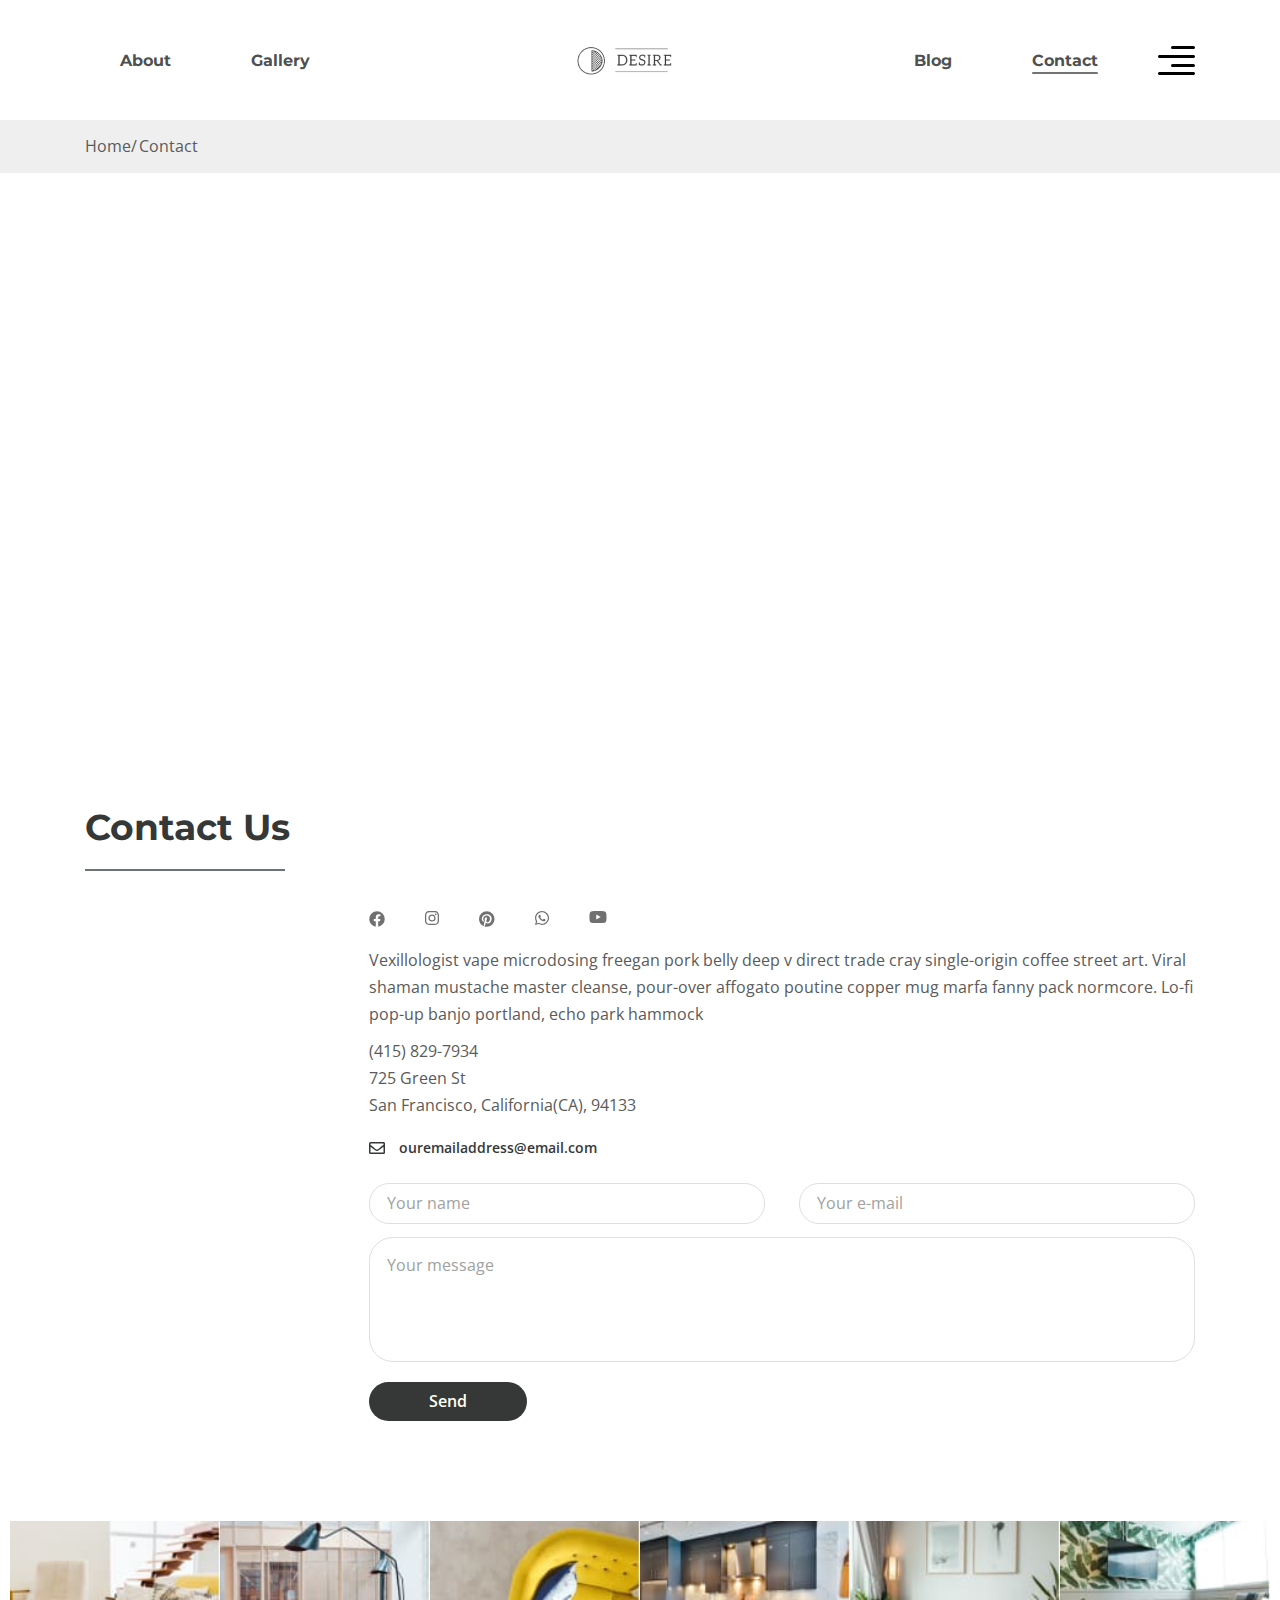
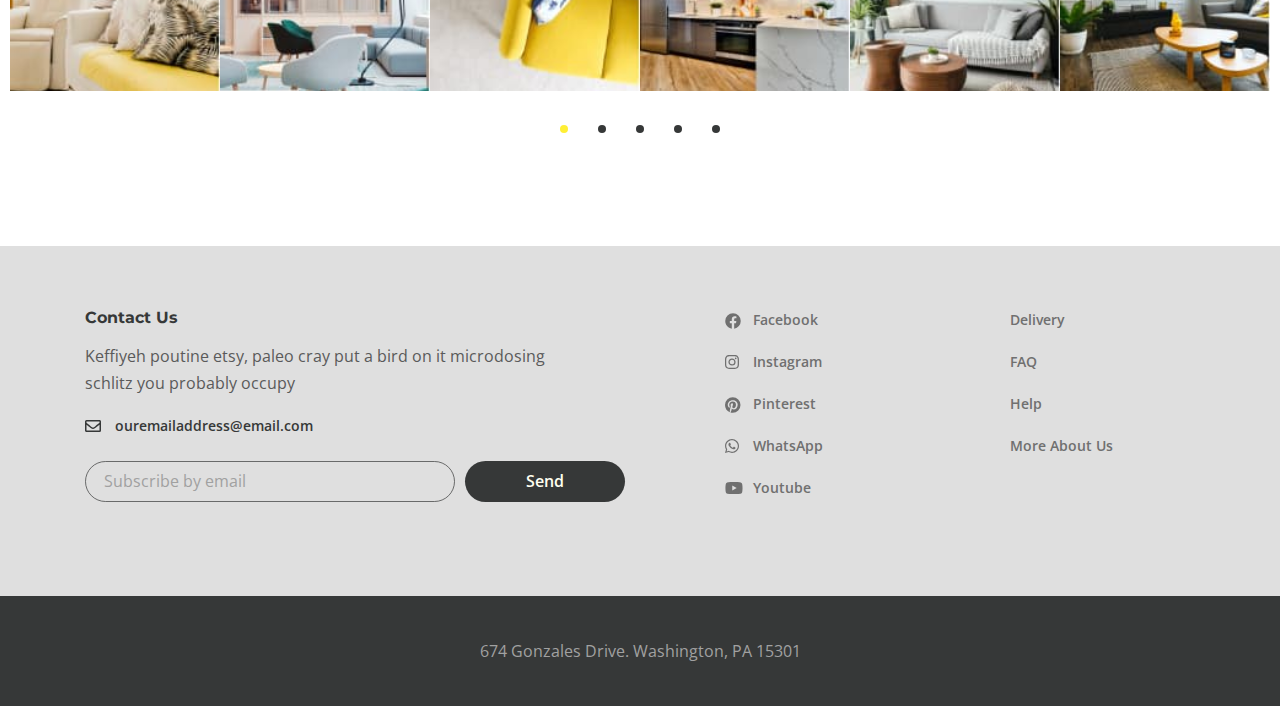
<file: contacts.html>
<!DOCTYPE html>
<html lang="en">

<head>
  <meta charset="UTF-8">
  <meta name="viewport" content="width=device-width, initial-scale=1.0">
  <title>Document</title>
  <link rel="preconnect" href="https://fonts.googleapis.com">
  <link rel="preconnect" href="https://fonts.gstatic.com" crossorigin>
  <link href="https://fonts.googleapis.com/css2?family=Montserrat:wght@700&family=Open+Sans:wght@400;600&display=swap"
    rel="stylesheet">
  <link rel="stylesheet" href="css/style.min.css">
</head>

<body>
  <div class="wrapper">
    <header class="header">
      <div class="container">
        <div class="header__inner">
          <nav class="menu">
            <ul class="menu__list">
              <li class="menu__list-item">
                <a class="menu__list-link" href="about.html">About</a>
              </li>
              <li class="menu__list-item">
                <a class="menu__list-link" href="gallery.html">Gallery</a>
              </li>
            </ul>
          </nav>
          <a class="logo" href="index.html">
            <img src="images/logo.png" alt="logo">
          </a>
          <nav class="menu">
            <ul class="menu__list">
              <li class="menu__list-item">
                <a class="menu__list-link" href="blog.html">Blog</a>
              </li>
              <li class="menu__list-item">
                <a class="menu__list-link menu__list-link--active" href="contacts.html">Contact</a>
              </li>
            </ul>
          </nav>
          <button class="header__btn-menu">
            <span></span>
            <span></span>
            <span></span>
          </button>
          <button class="header__btn">
            <img src="images/icon_menu.svg" alt="icon menu">
          </button>
          <div class="rightside-menu rightside-menu--close">
            <button class="rightside-menu__close">
              <img src="images/close.svg" alt="close">
            </button>
            <div class="rightside-menu__content">
              <a class="rightside-menu__logo" href="index.html">
                <img src="images/logo-big.png" alt="logo">
              </a>
              <h4 class="rightside-menu__title">
                Furniture for life
              </h4>
              <p class="rightside-menu__text">
                Sustainable hot chicken skateboard, dreamcatcher meggings actually squid. Slow-carb everyday carry +1
                art party microdosing, put a bird on it brooklyn
              </p>
              <img class="rightside-menu__images" src="images/rightside-img.jpg" alt="img">
            </div>
          </div>
        </div>
      </div>
    </header>

    <main class="main">
      <div class="breadcrumbs">
        <div class="container">
          <ul class="breadcrumbs__list">
            <li class="breadcrumbs__item">
              <a class="breadcrumbs__link" href="index.html">
                Home
              </a>
            </li>
            <li class="breadcrumbs__item">
              <a class="breadcrumbs__link" href="contacts.html">
                Contact
              </a>
            </li>
          </ul>
        </div>
      </div>
      <div class="container-fluid">
        <div class="map">
          <iframe
            src="https://www.google.com/maps/embed?pb=!1m18!1m12!1m3!1d24396.087034600918!2d-122.43317968952435!3d37.79343208155138!2m3!1f0!2f0!3f0!3m2!1i1024!2i768!4f13.1!3m3!1m2!1s0x808580e839d7e541%3A0xf89b6220c55337a7!2zR3JlZW4gU3QsIFNhbiBGcmFuY2lzY28sIENBLCDQodCo0JA!5e0!3m2!1sru!2s!4v1668333438019!5m2!1sru!2s"
            width="100%" style="border:0;" allowfullscreen="" loading="lazy"
            referrerpolicy="no-referrer-when-downgrade"></iframe>
        </div>
      </div>

      <section class="contact">
        <div class="container">
          <h3 class="contact__title">Contact Us</h3>
          <ul class="contact__social">
            <li class="contact__social-item">
              <a class="contact__social-link" href="#">
                <img class="contact__social-img" src="images/facebook.svg" alt="contact">
              </a>
            </li>
            <li class="contact__social-item">
              <a class="contact__social-link" href="#">
                <img class="contact__social-img" src="images/instagram.svg" alt="contact">
              </a>
            </li>
            <li class="contact__social-item">
              <a class="contact__social-link" href="#">
                <img class="contact__social-img" src="images/pinterest.svg" alt="contact">
              </a>
            </li>
            <li class="contact__social-item">
              <a class="contact__social-link" href="#">
                <img class="contact__social-img" src="images/whatsapp.svg" alt="contact">
              </a>
            </li>
            <li class="contact__social-item">
              <a class="contact__social-link" href="#">
                <img class="contact__social-img" src="images/youtube.svg" alt="contact">
              </a>
            </li>
          </ul>
          <div class="contact__box">
            <p class="contact__text">
              Vexillologist vape microdosing freegan pork belly deep v direct trade cray single-origin coffee street
              art. Viral shaman mustache master cleanse, pour-over affogato poutine copper mug marfa fanny pack
              normcore. Lo-fi pop-up banjo portland, echo park hammock
            </p>
            <a class="contact__phone" href="tel:+14158297934">(415) 829-7934</a>
            <div class="contact__st">725 Green St</div>
            <div class="contact__city">San Francisco, California(CA), 94133</div>
            <a class="info-email" href="mailto:ouremailaddress@email.com">
              ouremailaddress@email.com
            </a>
          </div>
          <form class="contact__form">
            <input class="contact__form-input" placeholder="Your name" type="text">
            <input class="contact__form-input" placeholder="Your e-mail" type="email">
            <textarea class="contact__form-area" placeholder="Your message"></textarea>
            <button class="contact__form-btn" type="submit">Send</button>
          </form>
        </div>
      </section>

      <div class="container-fluid">
        <div class="contact-slider">
          <a class="contact-slider__link" href="#">
            <img class="contact-slider__img" src="images/slider/1.jpg" alt="images">
            <p class="contact-slider__title">
              Truffaut literally trust
            </p>
          </a>
          <a class="contact-slider__link" href="#">
            <img class="contact-slider__img" src="images/slider/2.jpg" alt="images">
            <p class="contact-slider__title">
              Truffaut literally trust
            </p>
          </a>
          <a class="contact-slider__link" href="#">
            <img class="contact-slider__img" src="images/slider/3.jpg" alt="images">
            <p class="contact-slider__title">
              Truffaut literally trust
            </p>
          </a>
          <a class="contact-slider__link" href="#">
            <img class="contact-slider__img" src="images/slider/4.jpg" alt="images">
            <p class="contact-slider__title">
              Truffaut literally trust
            </p>
          </a>
          <a class="contact-slider__link" href="#">
            <img class="contact-slider__img" src="images/slider/5.jpg" alt="images">
            <p class="contact-slider__title">
              Truffaut literally trust
            </p>
          </a>
          <a class="contact-slider__link" href="#">
            <img class="contact-slider__img" src="images/slider/6.jpg" alt="images">
            <p class="contact-slider__title">
              Truffaut literally trust
            </p>
          </a>
          <a class="contact-slider__link" href="#">
            <img class="contact-slider__img" src="images/slider/7.jpg" alt="images">
            <p class="contact-slider__title">
              Truffaut literally trust
            </p>
          </a>
          <a class="contact-slider__link" href="#">
            <img class="contact-slider__img" src="images/slider/8.jpg" alt="images">
            <p class="contact-slider__title">
              Truffaut literally trust
            </p>
          </a>
          <a class="contact-slider__link" href="#">
            <img class="contact-slider__img" src="images/slider/9.jpg" alt="images">
            <p class="contact-slider__title">
              Truffaut literally trust
            </p>
          </a>
          <a class="contact-slider__link" href="#">
            <img class="contact-slider__img" src="images/slider/10.jpg" alt="images">
            <p class="contact-slider__title">
              Truffaut literally trust
            </p>
          </a>

          <a class="contact-slider__link" href="#">
            <img class="contact-slider__img" src="images/slider/2.jpg" alt="images">
            <p class="contact-slider__title">
              Truffaut literally trust
            </p>
          </a>
          <a class="contact-slider__link" href="#">
            <img class="contact-slider__img" src="images/slider/1.jpg" alt="images">
            <p class="contact-slider__title">
              Truffaut literally trust
            </p>
          </a>
          <a class="contact-slider__link" href="#">
            <img class="contact-slider__img" src="images/slider/4.jpg" alt="images">
            <p class="contact-slider__title">
              Truffaut literally trust
            </p>
          </a>
          <a class="contact-slider__link" href="#">
            <img class="contact-slider__img" src="images/slider/3.jpg" alt="images">
            <p class="contact-slider__title">
              Truffaut literally trust
            </p>
          </a>
          <a class="contact-slider__link" href="#">
            <img class="contact-slider__img" src="images/slider/5.jpg" alt="images">
            <p class="contact-slider__title">
              Truffaut literally trust
            </p>
          </a>
          <a class="contact-slider__link" href="#">
            <img class="contact-slider__img" src="images/slider/8.jpg" alt="images">
            <p class="contact-slider__title">
              Truffaut literally trust
            </p>
          </a>
          <a class="contact-slider__link" href="#">
            <img class="contact-slider__img" src="images/slider/7.jpg" alt="images">
            <p class="contact-slider__title">
              Truffaut literally trust
            </p>
          </a>
          <a class="contact-slider__link" href="#">
            <img class="contact-slider__img" src="images/slider/6.jpg" alt="images">
            <p class="contact-slider__title">
              Truffaut literally trust
            </p>
          </a>
          <a class="contact-slider__link" href="#">
            <img class="contact-slider__img" src="images/slider/10.jpg" alt="images">
            <p class="contact-slider__title">
              Truffaut literally trust
            </p>
          </a>
          <a class="contact-slider__link" href="#">
            <img class="contact-slider__img" src="images/slider/9.jpg" alt="images">
            <p class="contact-slider__title">
              Truffaut literally trust
            </p>
          </a>

          <a class="contact-slider__link" href="#">
            <img class="contact-slider__img" src="images/slider/10.jpg" alt="images">
            <p class="contact-slider__title">
              Truffaut literally trust
            </p>
          </a>
          <a class="contact-slider__link" href="#">
            <img class="contact-slider__img" src="images/slider/3.jpg" alt="images">
            <p class="contact-slider__title">
              Truffaut literally trust
            </p>
          </a>
          <a class="contact-slider__link" href="#">
            <img class="contact-slider__img" src="images/slider/2.jpg" alt="images">
            <p class="contact-slider__title">
              Truffaut literally trust
            </p>
          </a>
          <a class="contact-slider__link" href="#">
            <img class="contact-slider__img" src="images/slider/5.jpg" alt="images">
            <p class="contact-slider__title">
              Truffaut literally trust
            </p>
          </a>
          <a class="contact-slider__link" href="#">
            <img class="contact-slider__img" src="images/slider/4.jpg" alt="images">
            <p class="contact-slider__title">
              Truffaut literally trust
            </p>
          </a>
          <a class="contact-slider__link" href="#">
            <img class="contact-slider__img" src="images/slider/8.jpg" alt="images">
            <p class="contact-slider__title">
              Truffaut literally trust
            </p>
          </a>
          <a class="contact-slider__link" href="#">
            <img class="contact-slider__img" src="images/slider/9.jpg" alt="images">
            <p class="contact-slider__title">
              Truffaut literally trust
            </p>
          </a>
          <a class="contact-slider__link" href="#">
            <img class="contact-slider__img" src="images/slider/6.jpg" alt="images">
            <p class="contact-slider__title">
              Truffaut literally trust
            </p>
          </a>
          <a class="contact-slider__link" href="#">
            <img class="contact-slider__img" src="images/slider/7.jpg" alt="images">
            <p class="contact-slider__title">
              Truffaut literally trust
            </p>
          </a>
          <a class="contact-slider__link" href="#">
            <img class="contact-slider__img" src="images/slider/1.jpg" alt="images">
            <p class="contact-slider__title">
              Truffaut literally trust
            </p>
          </a>
        </div>
      </div>
    </main>

    <footer class="footer">
      <div class="footer__content">
        <div class="container">
          <div class="footer__inner">
            <div class="footer__info">
              <h6 class="footer__info-title">
                Contact Us
              </h6>
              <p class="footer__info-text">
                Keffiyeh poutine etsy, paleo cray put a bird on it microdosing schlitz you probably occupy
              </p>
              <a class="info-email" href="mailto:ouremailaddress@email.com">
                ouremailaddress@email.com
              </a>
              <form class="footer__form">
                <input class="footer__form-input" type="email" placeholder="Subscribe by email">
                <button class="footer__form-button" type="submit">Send</button>
              </form>
            </div>
            <ul class="footer__social">
              <li class="footer__social-item">
                <a class="footer__social-link footer__social-link--facebook" href="#">Facebook</a>
              </li>
              <li class="footer__social-item">
                <a class="footer__social-link footer__social-link--instagram" href="#">Instagram</a>
              </li>
              <li class="footer__social-item">
                <a class="footer__social-link footer__social-link--pinterest" href="#">Pinterest</a>
              </li>
              <li class="footer__social-item">
                <a class="footer__social-link footer__social-link--whatsapp" href="#">WhatsApp</a>
              </li>
              <li class="footer__social-item">
                <a class="footer__social-link footer__social-link--youtube" href="#">Youtube</a>
              </li>
            </ul>
            <nav class="footer__menu">
              <ul class="footer__menu-list">
                <li class="footer__menu-item">
                  <a class="footer__menu-link" href="#">Delivery</a>
                </li>
                <li class="footer__menu-item">
                  <a class="footer__menu-link" href="#">FAQ</a>
                </li>
                <li class="footer__menu-item">
                  <a class="footer__menu-link" href="#">Help</a>
                </li>
                <li class="footer__menu-item">
                  <a class="footer__menu-link" href="#">More About Us</a>
                </li>
              </ul>
            </nav>
          </div>
        </div>
      </div>
      <div class="footer__copyright">
        <div class="container">
          <p>674 Gonzales Drive. Washington, PA 15301</p>
        </div>
      </div>
    </footer>
  </div>



  <script src="js/main.min.js"></script>
</body>

</html>
</file>
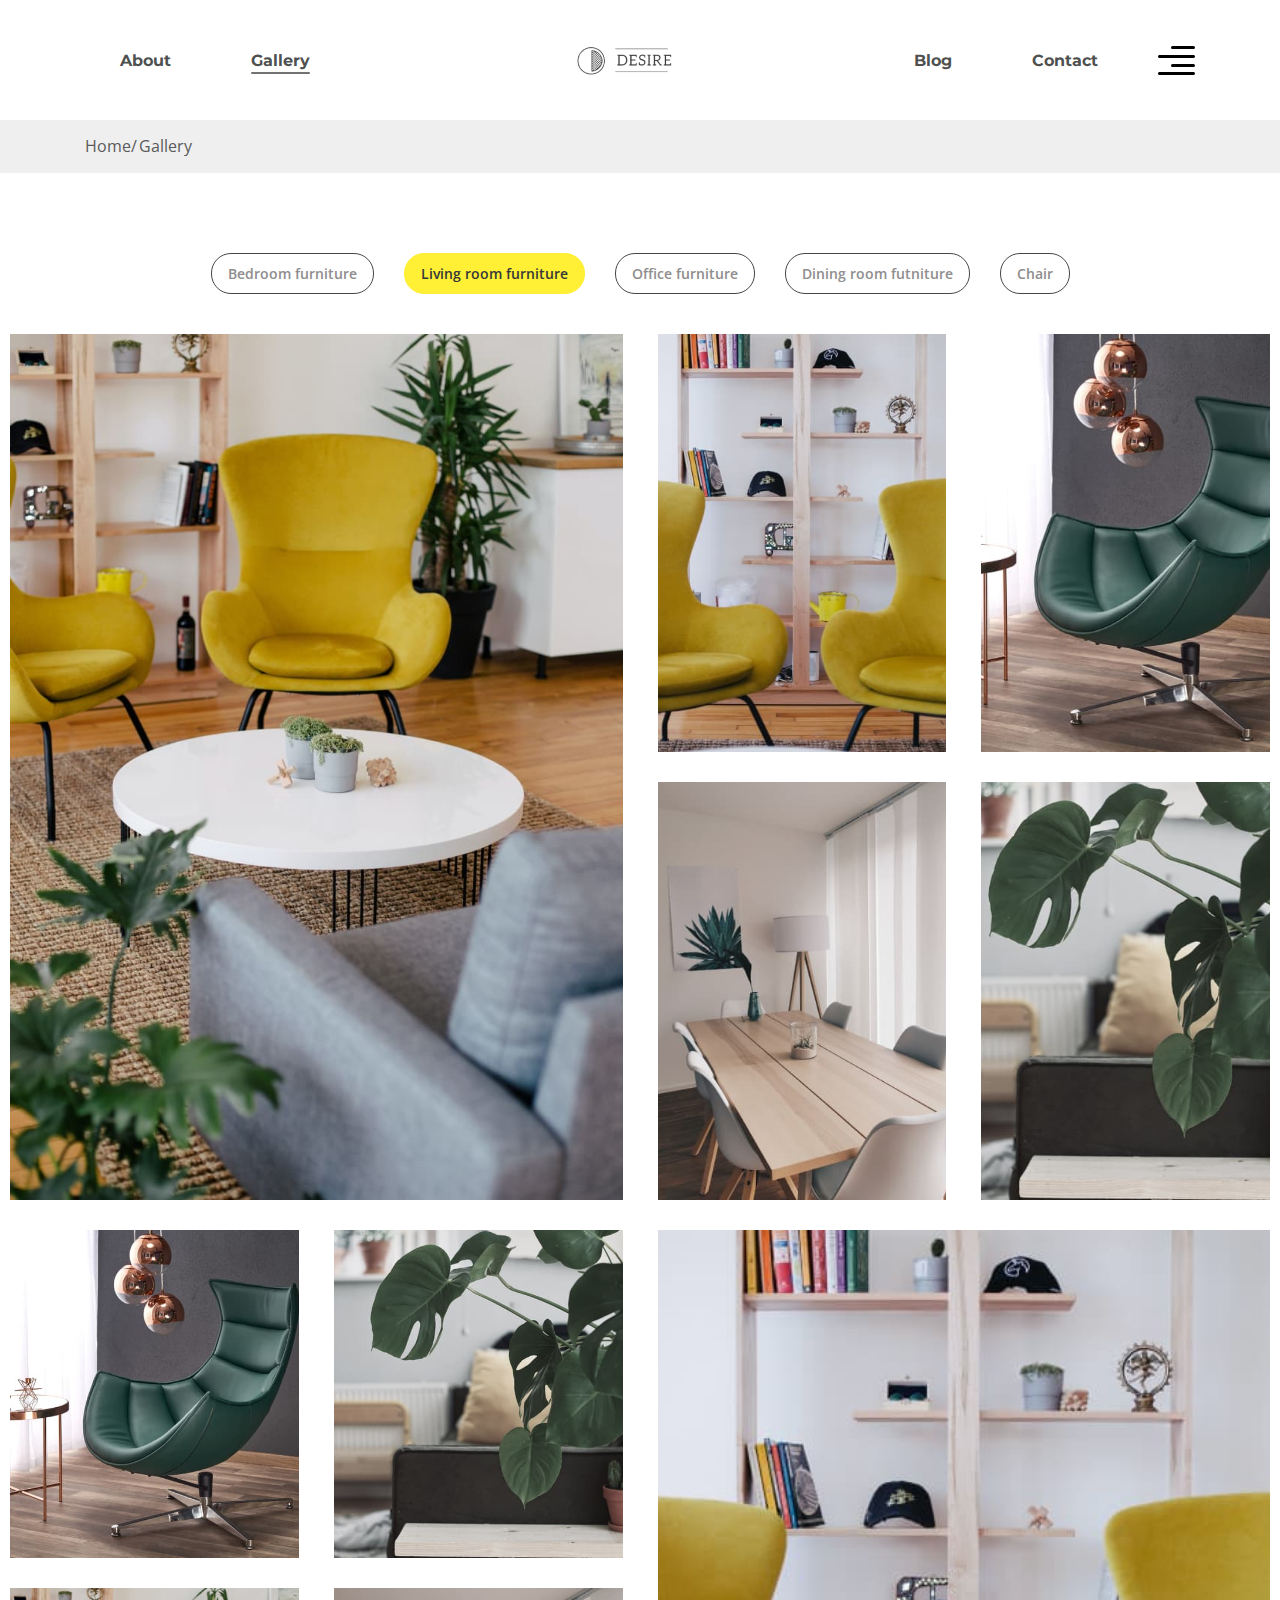
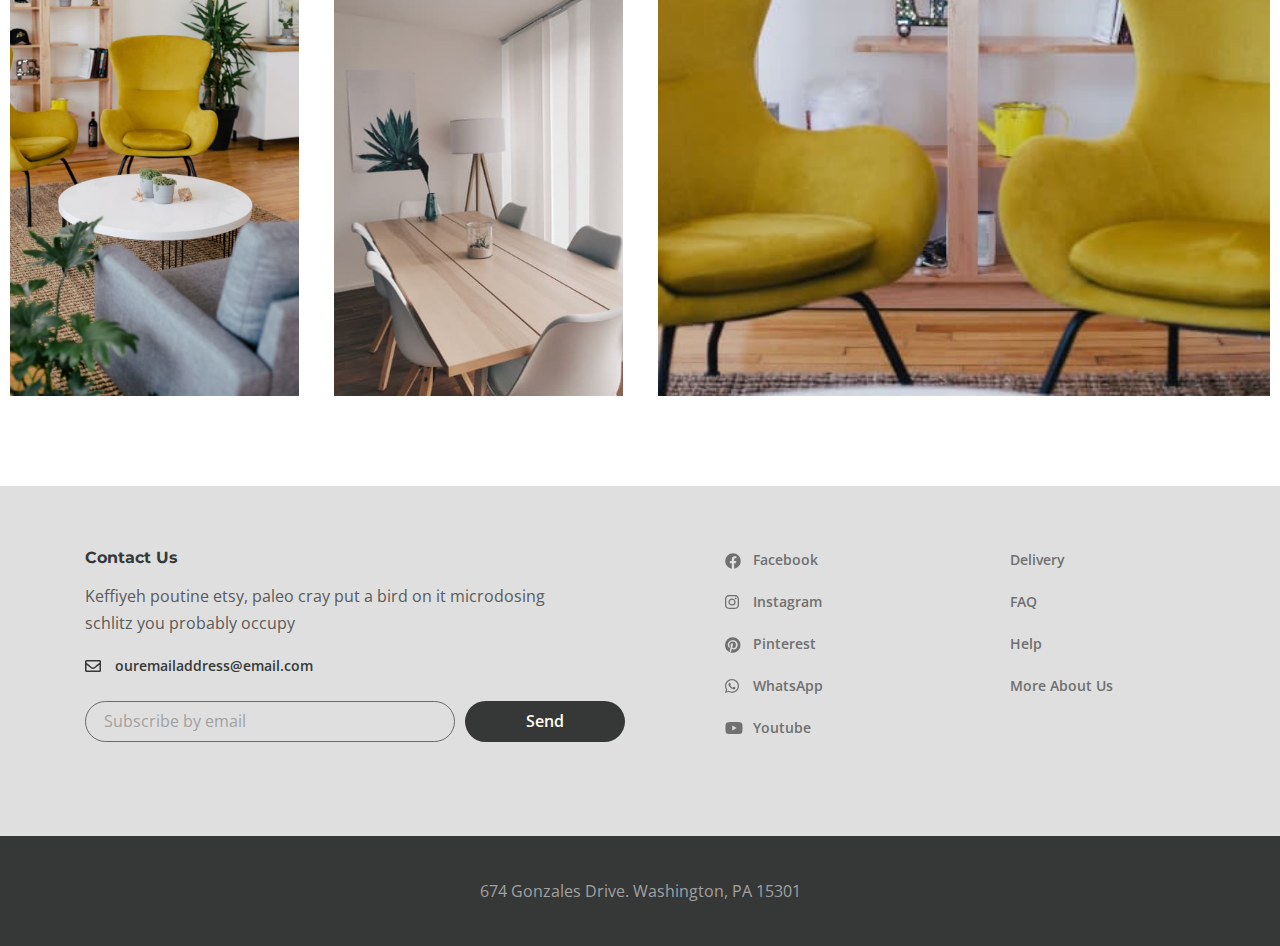
<file: gallery.html>
<!DOCTYPE html>
<html lang="en">

<head>
  <meta charset="UTF-8">
  <meta name="viewport" content="width=device-width, initial-scale=1.0">
  <title>Document</title>
  <link rel="preconnect" href="https://fonts.googleapis.com">
  <link rel="preconnect" href="https://fonts.gstatic.com" crossorigin>
  <link
    href="https://fonts.googleapis.com/css2?family=Montserrat:wght@700&family=Open+Sans:ital,wght@0,400;0,600;1,300&display=swap"
    rel="stylesheet">
  <link rel="stylesheet" href="css/style.min.css">
</head>

<body>
  <div class="wrapper">
    <header class="header">
      <div class="container">
        <div class="header__inner">
          <nav class="menu">
            <ul class="menu__list">
              <li class="menu__list-item">
                <a class="menu__list-link" href="about.html">About</a>
              </li>
              <li class="menu__list-item">
                <a class="menu__list-link menu__list-link--active" href="#">Gallery</a>
              </li>
            </ul>
          </nav>
          <a class="logo" href="index.html">
            <img src="images/logo.png" alt="logo">
          </a>
          <nav class="menu">
            <ul class="menu__list">
              <li class="menu__list-item">
                <a class="menu__list-link" href="blog.html">Blog</a>
              </li>
              <li class="menu__list-item">
                <a class="menu__list-link" href="contacts.html">Contact</a>
              </li>
            </ul>
          </nav>
          <button class="header__btn-menu">
            <span></span>
            <span></span>
            <span></span>
          </button>
          <button class="header__btn">
            <img src="images/icon_menu.svg" alt="icon menu">
          </button>
          <div class="rightside-menu rightside-menu--close">
            <button class="rightside-menu__close">
              <img src="images/close.svg" alt="close">
            </button>
            <div class="rightside-menu__content">
              <a class="rightside-menu__logo" href="index.html">
                <img src="images/logo-big.png" alt="logo">
              </a>
              <h4 class="rightside-menu__title">
                Furniture for life
              </h4>
              <p class="rightside-menu__text">
                Sustainable hot chicken skateboard, dreamcatcher meggings actually squid. Slow-carb everyday carry +1
                art party microdosing, put a bird on it brooklyn
              </p>
              <img class="rightside-menu__images" src="images/rightside-img.jpg" alt="img">
            </div>
          </div>
        </div>
      </div>
    </header>

    <main class="main">
      <div class="breadcrumbs">
        <div class="container">
          <ul class="breadcrumbs__list">
            <li class="breadcrumbs__item">
              <a class="breadcrumbs__link" href="index.html">
                Home
              </a>
            </li>
            <li class="breadcrumbs__item">
              <a class="breadcrumbs__link" href="gallery.html">
                Gallery
              </a>
            </li>
          </ul>
        </div>
      </div>
      <div class="gallery gallery-page">
        <div class="container-fluid">
          <div class="gallery__buttons">
            <button class="gallery__btn" data-filter=".bedroom">Bedroom furniture</button>
            <button class="gallery__btn" data-filter=".living">Living room furniture</button>
            <button class="gallery__btn" data-filter=".office">Office furniture</button>
            <button class="gallery__btn" data-filter=".dining">Dining room futniture</button>
            <button class="gallery__btn" data-filter=".chair">Chair</button>
          </div>
          <div class="gallery__inner">
            <div class="gallery__items mix bedroom">
              <a class="gallery__item" href="#">
                <img src="images/gallery/2.jpg" alt="images">
              </a>
              <a class="gallery__item" href="#">
                <img src="images/gallery/4.jpg" alt="images">
              </a>
              <a class="gallery__item" href="#">
                <img src="images/gallery/3.jpg" alt="images">
              </a>
              <a class="gallery__item" href="#">
                <img src="images/gallery/1.jpg" alt="images">
              </a>
              <a class="gallery__item" href="#">
                <img src="images/gallery/5.jpg" alt="images">
              </a>
              <a class="gallery__item" href="#">
                <img src="images/gallery/1.jpg" alt="images">
              </a>
              <a class="gallery__item" href="#">
                <img src="images/gallery/3.jpg" alt="images">
              </a>
              <a class="gallery__item" href="#">
                <img src="images/gallery/4.jpg" alt="images">
              </a>
              <a class="gallery__item" href="#">
                <img src="images/gallery/5.jpg" alt="images">
              </a>
              <a class="gallery__item" href="#">
                <img src="images/gallery/2.jpg" alt="images">
              </a>
            </div>

            <div class="gallery__items mix living">
              <a class="gallery__item" href="#">
                <img src="images/gallery/1.jpg" alt="images">
              </a>
              <a class="gallery__item" href="#">
                <img src="images/gallery/3.jpg" alt="images">
              </a>
              <a class="gallery__item" href="#">
                <img src="images/gallery/2.jpg" alt="images">
              </a>
              <a class="gallery__item" href="#">
                <img src="images/gallery/4.jpg" alt="images">
              </a>
              <a class="gallery__item" href="#">
                <img src="images/gallery/5.jpg" alt="images">
              </a>
              <a class="gallery__item" href="#">
                <img src="images/gallery/2.jpg" alt="images">
              </a>
              <a class="gallery__item" href="#">
                <img src="images/gallery/5.jpg" alt="images">
              </a>
              <a class="gallery__item" href="#">
                <img src="images/gallery/3.jpg" alt="images">
              </a>
              <a class="gallery__item" href="#">
                <img src="images/gallery/1.jpg" alt="images">
              </a>
              <a class="gallery__item" href="#">
                <img src="images/gallery/4.jpg" alt="images">
              </a>
            </div>

            <div class="gallery__items mix office">
              <a class="gallery__item" href="#">
                <img src="images/gallery/5.jpg" alt="images">
              </a>
              <a class="gallery__item" href="#">
                <img src="images/gallery/3.jpg" alt="images">
              </a>
              <a class="gallery__item" href="#">
                <img src="images/gallery/4.jpg" alt="images">
              </a>
              <a class="gallery__item" href="#">
                <img src="images/gallery/2.jpg" alt="images">
              </a>
              <a class="gallery__item" href="#">
                <img src="images/gallery/1.jpg" alt="images">
              </a>
              <a class="gallery__item" href="#">
                <img src="images/gallery/3.jpg" alt="images">
              </a>
              <a class="gallery__item" href="#">
                <img src="images/gallery/1.jpg" alt="images">
              </a>
              <a class="gallery__item" href="#">
                <img src="images/gallery/4.jpg" alt="images">
              </a>
              <a class="gallery__item" href="#">
                <img src="images/gallery/2.jpg" alt="images">
              </a>
              <a class="gallery__item" href="#">
                <img src="images/gallery/5.jpg" alt="images">
              </a>
            </div>

            <div class="gallery__items mix dining">
              <a class="gallery__item" href="#">
                <img src="images/gallery/3.jpg" alt="images">
              </a>
              <a class="gallery__item" href="#">
                <img src="images/gallery/2.jpg" alt="images">
              </a>
              <a class="gallery__item" href="#">
                <img src="images/gallery/1.jpg" alt="images">
              </a>
              <a class="gallery__item" href="#">
                <img src="images/gallery/5.jpg" alt="images">
              </a>
              <a class="gallery__item" href="#">
                <img src="images/gallery/4.jpg" alt="images">
              </a>
              <a class="gallery__item" href="#">
                <img src="images/gallery/5.jpg" alt="images">
              </a>
              <a class="gallery__item" href="#">
                <img src="images/gallery/1.jpg" alt="images">
              </a>
              <a class="gallery__item" href="#">
                <img src="images/gallery/4.jpg" alt="images">
              </a>
              <a class="gallery__item" href="#">
                <img src="images/gallery/2.jpg" alt="images">
              </a>
              <a class="gallery__item" href="#">
                <img src="images/gallery/3.jpg" alt="images">
              </a>
            </div>

            <div class="gallery__items mix chair">
              <a class="gallery__item" href="#">
                <img src="images/gallery/4.jpg" alt="images">
              </a>
              <a class="gallery__item" href="#">
                <img src="images/gallery/1.jpg" alt="images">
              </a>
              <a class="gallery__item" href="#">
                <img src="images/gallery/2.jpg" alt="images">
              </a>
              <a class="gallery__item" href="#">
                <img src="images/gallery/5.jpg" alt="images">
              </a>
              <a class="gallery__item" href="#">
                <img src="images/gallery/3.jpg" alt="images">
              </a>
              <a class="gallery__item" href="#">
                <img src="images/gallery/5.jpg" alt="images">
              </a>
              <a class="gallery__item" href="#">
                <img src="images/gallery/2.jpg" alt="images">
              </a>
              <a class="gallery__item" href="#">
                <img src="images/gallery/4.jpg" alt="images">
              </a>
              <a class="gallery__item" href="#">
                <img src="images/gallery/3.jpg" alt="images">
              </a>
              <a class="gallery__item" href="#">
                <img src="images/gallery/1.jpg" alt="images">
              </a>
            </div>

          </div>
        </div>
      </div>
    </main>

    <footer class="footer">
      <div class="footer__content">
        <div class="container">
          <div class="footer__inner">
            <div class="footer__info">
              <h6 class="footer__info-title">
                Contact Us
              </h6>
              <p class="footer__info-text">
                Keffiyeh poutine etsy, paleo cray put a bird on it microdosing schlitz you probably occupy
              </p>
              <a class="info-email" href="mailto:ouremailaddress@email.com">
                ouremailaddress@email.com
              </a>
              <form class="footer__form">
                <input class="footer__form-input" type="email" placeholder="Subscribe by email">
                <button class="footer__form-button" type="submit">Send</button>
              </form>
            </div>
            <ul class="footer__social">
              <li class="footer__social-item">
                <a class="footer__social-link footer__social-link--facebook" href="#">Facebook</a>
              </li>
              <li class="footer__social-item">
                <a class="footer__social-link footer__social-link--instagram" href="#">Instagram</a>
              </li>
              <li class="footer__social-item">
                <a class="footer__social-link footer__social-link--pinterest" href="#">Pinterest</a>
              </li>
              <li class="footer__social-item">
                <a class="footer__social-link footer__social-link--whatsapp" href="#">WhatsApp</a>
              </li>
              <li class="footer__social-item">
                <a class="footer__social-link footer__social-link--youtube" href="#">Youtube</a>
              </li>
            </ul>
            <nav class="footer__menu">
              <ul class="footer__menu-list">
                <li class="footer__menu-item">
                  <a class="footer__menu-link" href="#">Delivery</a>
                </li>
                <li class="footer__menu-item">
                  <a class="footer__menu-link" href="#">FAQ</a>
                </li>
                <li class="footer__menu-item">
                  <a class="footer__menu-link" href="#">Help</a>
                </li>
                <li class="footer__menu-item">
                  <a class="footer__menu-link" href="#">More About Us</a>
                </li>
              </ul>
            </nav>
          </div>
        </div>
      </div>
      <div class="footer__copyright">
        <div class="container">
          <p>674 Gonzales Drive. Washington, PA 15301</p>
        </div>
      </div>
    </footer>
  </div>



  <script src="js/main.min.js"></script>
</body>

</html>
</file>
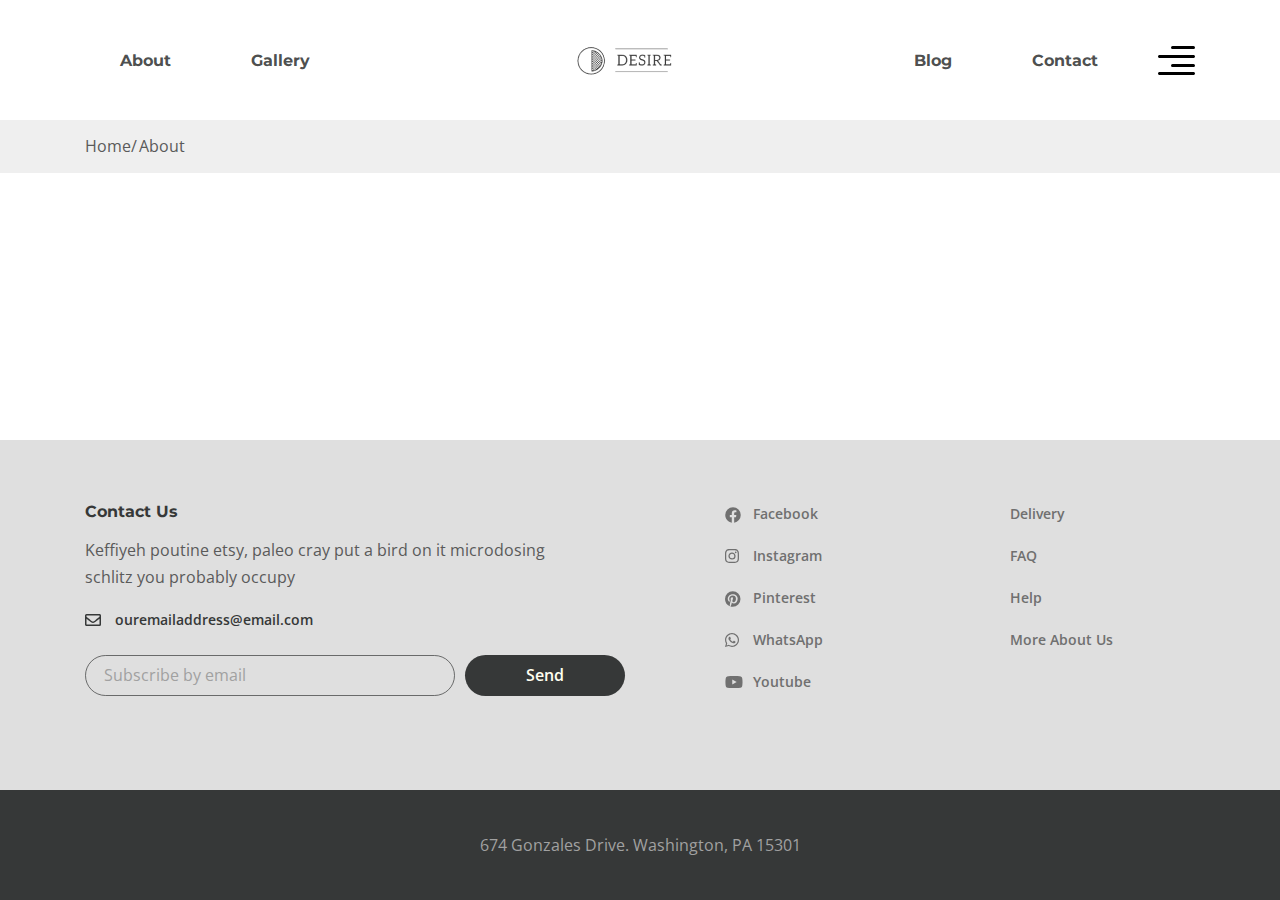
<file: page.html>
<!DOCTYPE html>
<html lang="en">

<head>
  <meta charset="UTF-8">
  <meta name="viewport" content="width=device-width, initial-scale=1.0">
  <title>Document</title>
  <link rel="preconnect" href="https://fonts.googleapis.com">
  <link rel="preconnect" href="https://fonts.gstatic.com" crossorigin>
  <link
    href="https://fonts.googleapis.com/css2?family=Montserrat:wght@700&family=Open+Sans:ital,wght@0,400;0,600;1,300&display=swap"
    rel="stylesheet">
  <link rel="stylesheet" href="css/style.min.css">
</head>

<body>
  <div class="wrapper">
    <header class="header">
      <div class="container">
        <div class="header__inner">
          <nav class="menu">
            <ul class="menu__list">
              <li class="menu__list-item">
                <a class="menu__list-link" href="#">About</a>
              </li>
              <li class="menu__list-item">
                <a class="menu__list-link" href="#">Gallery</a>
              </li>
            </ul>
          </nav>
          <a class="logo" href="#">
            <img src="images/logo.png" alt="logo">
          </a>
          <nav class="menu">
            <ul class="menu__list">
              <li class="menu__list-item">
                <a class="menu__list-link" href="#">Blog</a>
              </li>
              <li class="menu__list-item">
                <a class="menu__list-link" href="#">Contact</a>
              </li>
            </ul>
          </nav>
          <button class="header__btn-menu">
            <span></span>
            <span></span>
            <span></span>
          </button>
          <button class="header__btn">
            <img src="images/icon_menu.svg" alt="icon menu">
          </button>
          <div class="rightside-menu rightside-menu--close">
            <button class="rightside-menu__close">
              <img src="images/close.svg" alt="close">
            </button>
            <div class="rightside-menu__content">
              <a class="rightside-menu__logo" href="#">
                <img src="images/logo-big.png" alt="logo">
              </a>
              <h4 class="rightside-menu__title">
                Furniture for life
              </h4>
              <p class="rightside-menu__text">
                Sustainable hot chicken skateboard, dreamcatcher meggings actually squid. Slow-carb everyday carry +1
                art party microdosing, put a bird on it brooklyn
              </p>
              <img class="rightside-menu__images" src="images/rightside-img.jpg" alt="img">
            </div>
          </div>
        </div>
      </div>
    </header>

    <main class="main">
      <div class="breadcrumbs">
        <div class="container">
          <ul class="breadcrumbs__list">
            <li class="breadcrumbs__item">
              <a class="breadcrumbs__link" href="#">
                Home
              </a>
            </li>
            <li class="breadcrumbs__item">
              <a class="breadcrumbs__link" href="#">
                About
              </a>
            </li>
          </ul>
        </div>
      </div>
    </main>

    <footer class="footer">
      <div class="footer__content">
        <div class="container">
          <div class="footer__inner">
            <div class="footer__info">
              <h6 class="footer__info-title">
                Contact Us
              </h6>
              <p class="footer__info-text">
                Keffiyeh poutine etsy, paleo cray put a bird on it microdosing schlitz you probably occupy
              </p>
              <a class="info-email" href="mailto:ouremailaddress@email.com">
                ouremailaddress@email.com
              </a>
              <form class="footer__form">
                <input class="footer__form-input" type="email" placeholder="Subscribe by email">
                <button class="footer__form-button" type="submit">Send</button>
              </form>
            </div>
            <ul class="footer__social">
              <li class="footer__social-item">
                <a class="footer__social-link footer__social-link--facebook" href="#">Facebook</a>
              </li>
              <li class="footer__social-item">
                <a class="footer__social-link footer__social-link--instagram" href="#">Instagram</a>
              </li>
              <li class="footer__social-item">
                <a class="footer__social-link footer__social-link--pinterest" href="#">Pinterest</a>
              </li>
              <li class="footer__social-item">
                <a class="footer__social-link footer__social-link--whatsapp" href="#">WhatsApp</a>
              </li>
              <li class="footer__social-item">
                <a class="footer__social-link footer__social-link--youtube" href="#">Youtube</a>
              </li>
            </ul>
            <nav class="footer__menu">
              <ul class="footer__menu-list">
                <li class="footer__menu-item">
                  <a class="footer__menu-link" href="#">Delivery</a>
                </li>
                <li class="footer__menu-item">
                  <a class="footer__menu-link" href="#">FAQ</a>
                </li>
                <li class="footer__menu-item">
                  <a class="footer__menu-link" href="#">Help</a>
                </li>
                <li class="footer__menu-item">
                  <a class="footer__menu-link" href="#">More About Us</a>
                </li>
              </ul>
            </nav>
          </div>
        </div>
      </div>
      <div class="footer__copyright">
        <div class="container">
          <p>674 Gonzales Drive. Washington, PA 15301</p>
        </div>
      </div>
    </footer>
  </div>







  <script src="js/main.min.js"></script>
</body>

</html>
</file>
<file: css/style.min.css>
.blog-one__form-title,.blog-one__comments-name,.blog-one__comments-title,.blog-one__tags-title,.recent-posts__title,.blog__blockquote-author,.blog__item-title,.blog__category-title,.blog__tags-title,.contact-slider__title,.contact__title,.inspiration__item,.inspiration__title,.about__title,.about__prev-title,.blog-box__item-title,.blog-box__title,.works-path__item-title,.works-path__title,.decor__title,.collection__info-title,.new-collection__title,.top__slider-title,.rightside-menu__title,.footer__info-title,.menu__list-link{font-family:"Montserrat",sans-serif;font-weight:700}html{-webkit-box-sizing:border-box;box-sizing:border-box}*,*::after,*::before{-webkit-box-sizing:inherit;box-sizing:inherit}ul[class],ol[class]{padding:0}body,h1,h2,h3,h4,h5,h6,p,ul,ol,li,figure,figcaption,blockquote,dl,dd{margin:0;font-size:inherit}ul[class]{list-style:none}img{max-width:100%;display:block}input,button,textarea,select{font:inherit}a{text-decoration:none}.slick-slider{position:relative;display:block;-webkit-box-sizing:border-box;box-sizing:border-box;-webkit-touch-callout:none;-webkit-user-select:none;-moz-user-select:none;-ms-user-select:none;user-select:none;-ms-touch-action:pan-y;touch-action:pan-y;-webkit-tap-highlight-color:rgba(0,0,0,0)}.slick-list{position:relative;overflow:hidden;display:block;margin:0;padding:0}.slick-list:focus{outline:none}.slick-list.dragging{cursor:pointer;cursor:hand}.slick-slider .slick-track,.slick-slider .slick-list{-webkit-transform:translate3d(0, 0, 0);-ms-transform:translate3d(0, 0, 0);transform:translate3d(0, 0, 0)}.slick-track{position:relative;left:0;top:0;display:block;margin-left:auto;margin-right:auto}.slick-track:before,.slick-track:after{content:"";display:table}.slick-track:after{clear:both}.slick-loading .slick-track{visibility:hidden}.slick-slide{float:left;height:100%;min-height:1px;display:none}[dir=rtl] .slick-slide{float:right}.slick-slide img{display:block}.slick-slide.slick-loading img{display:none}.slick-slide.dragging img{pointer-events:none}.slick-initialized .slick-slide{display:block}.slick-loading .slick-slide{visibility:hidden}.slick-vertical .slick-slide{display:block;height:auto;border:1px solid rgba(0,0,0,0)}.slick-arrow.slick-hidden{display:none}body.compensate-for-scrollbar{overflow:hidden}.fancybox-active{height:auto}.fancybox-is-hidden{left:-9999px;margin:0;position:absolute !important;top:-9999px;visibility:hidden}.fancybox-container{-webkit-backface-visibility:hidden;height:100%;left:0;outline:none;position:fixed;-webkit-tap-highlight-color:transparent;top:0;-ms-touch-action:manipulation;touch-action:manipulation;-webkit-transform:translateZ(0);transform:translateZ(0);width:100%;z-index:99992}.fancybox-container *{-webkit-box-sizing:border-box;box-sizing:border-box}.fancybox-outer,.fancybox-inner,.fancybox-bg,.fancybox-stage{bottom:0;left:0;position:absolute;right:0;top:0}.fancybox-outer{-webkit-overflow-scrolling:touch;overflow-y:auto}.fancybox-bg{background:rgb(30, 30, 30);opacity:0;-webkit-transition-duration:inherit;-o-transition-duration:inherit;transition-duration:inherit;-webkit-transition-property:opacity;-o-transition-property:opacity;transition-property:opacity;-webkit-transition-timing-function:cubic-bezier(0.47, 0, 0.74, 0.71);-o-transition-timing-function:cubic-bezier(0.47, 0, 0.74, 0.71);transition-timing-function:cubic-bezier(0.47, 0, 0.74, 0.71)}.fancybox-is-open .fancybox-bg{opacity:.9;-webkit-transition-timing-function:cubic-bezier(0.22, 0.61, 0.36, 1);-o-transition-timing-function:cubic-bezier(0.22, 0.61, 0.36, 1);transition-timing-function:cubic-bezier(0.22, 0.61, 0.36, 1)}.fancybox-infobar,.fancybox-toolbar,.fancybox-caption,.fancybox-navigation .fancybox-button{direction:ltr;opacity:0;position:absolute;-webkit-transition:opacity .25s ease,visibility 0s ease .25s;-o-transition:opacity .25s ease,visibility 0s ease .25s;transition:opacity .25s ease,visibility 0s ease .25s;visibility:hidden;z-index:99997}.fancybox-show-infobar .fancybox-infobar,.fancybox-show-toolbar .fancybox-toolbar,.fancybox-show-caption .fancybox-caption,.fancybox-show-nav .fancybox-navigation .fancybox-button{opacity:1;-webkit-transition:opacity .25s ease 0s,visibility 0s ease 0s;-o-transition:opacity .25s ease 0s,visibility 0s ease 0s;transition:opacity .25s ease 0s,visibility 0s ease 0s;visibility:visible}.fancybox-infobar{color:#ccc;font-size:13px;-webkit-font-smoothing:subpixel-antialiased;height:44px;left:0;line-height:44px;min-width:44px;mix-blend-mode:difference;padding:0 10px;pointer-events:none;top:0;-webkit-touch-callout:none;-webkit-user-select:none;-moz-user-select:none;-ms-user-select:none;user-select:none}.fancybox-toolbar{right:0;top:0}.fancybox-stage{direction:ltr;overflow:visible;-webkit-transform:translateZ(0);transform:translateZ(0);z-index:99994}.fancybox-is-open .fancybox-stage{overflow:hidden}.fancybox-slide{-webkit-backface-visibility:hidden;display:none;height:100%;left:0;outline:none;overflow:auto;-webkit-overflow-scrolling:touch;padding:44px;position:absolute;text-align:center;top:0;-webkit-transition-property:opacity,-webkit-transform;transition-property:opacity,-webkit-transform;-o-transition-property:transform,opacity;transition-property:transform,opacity;transition-property:transform,opacity,-webkit-transform;white-space:normal;width:100%;z-index:99994}.fancybox-slide::before{content:"";display:inline-block;font-size:0;height:100%;vertical-align:middle;width:0}.fancybox-is-sliding .fancybox-slide,.fancybox-slide--previous,.fancybox-slide--current,.fancybox-slide--next{display:block}.fancybox-slide--image{overflow:hidden;padding:44px 0}.fancybox-slide--image::before{display:none}.fancybox-slide--html{padding:6px}.fancybox-content{background:#fff;display:inline-block;margin:0;max-width:100%;overflow:auto;-webkit-overflow-scrolling:touch;padding:44px;position:relative;text-align:left;vertical-align:middle}.fancybox-slide--image .fancybox-content{-webkit-animation-timing-function:cubic-bezier(0.5, 0, 0.14, 1);animation-timing-function:cubic-bezier(0.5, 0, 0.14, 1);-webkit-backface-visibility:hidden;background:transparent;background-repeat:no-repeat;background-size:100% 100%;left:0;max-width:none;overflow:visible;padding:0;position:absolute;top:0;-ms-transform-origin:top left;-webkit-transform-origin:top left;transform-origin:top left;-webkit-transition-property:opacity,-webkit-transform;transition-property:opacity,-webkit-transform;-o-transition-property:transform,opacity;transition-property:transform,opacity;transition-property:transform,opacity,-webkit-transform;-webkit-user-select:none;-moz-user-select:none;-ms-user-select:none;user-select:none;z-index:99995}.fancybox-can-zoomOut .fancybox-content{cursor:-webkit-zoom-out;cursor:zoom-out}.fancybox-can-zoomIn .fancybox-content{cursor:-webkit-zoom-in;cursor:zoom-in}.fancybox-can-swipe .fancybox-content,.fancybox-can-pan .fancybox-content{cursor:-webkit-grab;cursor:grab}.fancybox-is-grabbing .fancybox-content{cursor:-webkit-grabbing;cursor:grabbing}.fancybox-container [data-selectable=true]{cursor:text}.fancybox-image,.fancybox-spaceball{background:transparent;border:0;height:100%;left:0;margin:0;max-height:none;max-width:none;padding:0;position:absolute;top:0;-webkit-user-select:none;-moz-user-select:none;-ms-user-select:none;user-select:none;width:100%}.fancybox-spaceball{z-index:1}.fancybox-slide--video .fancybox-content,.fancybox-slide--map .fancybox-content,.fancybox-slide--pdf .fancybox-content,.fancybox-slide--iframe .fancybox-content{height:100%;overflow:visible;padding:0;width:100%}.fancybox-slide--video .fancybox-content{background:#000}.fancybox-slide--map .fancybox-content{background:#e5e3df}.fancybox-slide--iframe .fancybox-content{background:#fff}.fancybox-video,.fancybox-iframe{background:transparent;border:0;display:block;height:100%;margin:0;overflow:hidden;padding:0;width:100%}.fancybox-iframe{left:0;position:absolute;top:0}.fancybox-error{background:#fff;cursor:default;max-width:400px;padding:40px;width:100%}.fancybox-error p{color:#444;font-size:16px;line-height:20px;margin:0;padding:0}.fancybox-button{background:rgba(30, 30, 30, 0.6);border:0;border-radius:0;-webkit-box-shadow:none;box-shadow:none;cursor:pointer;display:inline-block;height:44px;margin:0;padding:10px;position:relative;-webkit-transition:color .2s;-o-transition:color .2s;transition:color .2s;vertical-align:top;visibility:inherit;width:44px}.fancybox-button,.fancybox-button:visited,.fancybox-button:link{color:#ccc}.fancybox-button:hover{color:#fff}.fancybox-button:focus{outline:none}.fancybox-button.fancybox-focus{outline:1px dotted}.fancybox-button[disabled],.fancybox-button[disabled]:hover{color:#888;cursor:default;outline:none}.fancybox-button div{height:100%}.fancybox-button svg{display:block;height:100%;overflow:visible;position:relative;width:100%}.fancybox-button svg path{fill:currentColor;stroke-width:0}.fancybox-button--play svg:nth-child(2),.fancybox-button--fsenter svg:nth-child(2){display:none}.fancybox-button--pause svg:nth-child(1),.fancybox-button--fsexit svg:nth-child(1){display:none}.fancybox-progress{background:#ff5268;height:2px;left:0;position:absolute;right:0;top:0;-ms-transform:scaleX(0);-webkit-transform:scaleX(0);transform:scaleX(0);-ms-transform-origin:0;-webkit-transform-origin:0;transform-origin:0;-webkit-transition-property:-webkit-transform;transition-property:-webkit-transform;-o-transition-property:transform;transition-property:transform;transition-property:transform, -webkit-transform;-webkit-transition-timing-function:linear;-o-transition-timing-function:linear;transition-timing-function:linear;z-index:99998}.fancybox-close-small{background:transparent;border:0;border-radius:0;color:#ccc;cursor:pointer;opacity:.8;padding:8px;position:absolute;right:-12px;top:-44px;z-index:401}.fancybox-close-small:hover{color:#fff;opacity:1}.fancybox-slide--html .fancybox-close-small{color:currentColor;padding:10px;right:0;top:0}.fancybox-slide--image.fancybox-is-scaling .fancybox-content{overflow:hidden}.fancybox-is-scaling .fancybox-close-small,.fancybox-is-zoomable.fancybox-can-pan .fancybox-close-small{display:none}.fancybox-navigation .fancybox-button{background-clip:content-box;height:100px;opacity:0;position:absolute;top:calc(50% - 50px);width:70px}.fancybox-navigation .fancybox-button div{padding:7px}.fancybox-navigation .fancybox-button--arrow_left{left:0;left:env(safe-area-inset-left);padding:31px 26px 31px 6px}.fancybox-navigation .fancybox-button--arrow_right{padding:31px 6px 31px 26px;right:0;right:env(safe-area-inset-right)}.fancybox-caption{background:-webkit-gradient(linear, left bottom, left top, from(rgba(0, 0, 0, 0.85)), color-stop(50%, rgba(0, 0, 0, 0.3)), color-stop(65%, rgba(0, 0, 0, 0.15)), color-stop(75.5%, rgba(0, 0, 0, 0.075)), color-stop(82.85%, rgba(0, 0, 0, 0.037)), color-stop(88%, rgba(0, 0, 0, 0.019)), to(rgba(0, 0, 0, 0)));background:-o-linear-gradient(bottom, rgba(0, 0, 0, 0.85) 0%, rgba(0, 0, 0, 0.3) 50%, rgba(0, 0, 0, 0.15) 65%, rgba(0, 0, 0, 0.075) 75.5%, rgba(0, 0, 0, 0.037) 82.85%, rgba(0, 0, 0, 0.019) 88%, rgba(0, 0, 0, 0) 100%);background:linear-gradient(to top, rgba(0, 0, 0, 0.85) 0%, rgba(0, 0, 0, 0.3) 50%, rgba(0, 0, 0, 0.15) 65%, rgba(0, 0, 0, 0.075) 75.5%, rgba(0, 0, 0, 0.037) 82.85%, rgba(0, 0, 0, 0.019) 88%, rgba(0, 0, 0, 0) 100%);bottom:0;color:#eee;font-size:14px;font-weight:400;left:0;line-height:1.5;padding:75px 44px 25px 44px;pointer-events:none;right:0;text-align:center;z-index:99996}@supports(padding: max(0px)){.fancybox-caption{padding:75px max(44px,env(safe-area-inset-right)) max(25px,env(safe-area-inset-bottom)) max(44px,env(safe-area-inset-left))}}.fancybox-caption--separate{margin-top:-50px}.fancybox-caption__body{max-height:50vh;overflow:auto;pointer-events:all}.fancybox-caption a,.fancybox-caption a:link,.fancybox-caption a:visited{color:#ccc;text-decoration:none}.fancybox-caption a:hover{color:#fff;text-decoration:underline}.fancybox-loading{-webkit-animation:fancybox-rotate 1s linear infinite;animation:fancybox-rotate 1s linear infinite;background:transparent;border:4px solid #888;border-bottom-color:#fff;border-radius:50%;height:50px;left:50%;margin:-25px 0 0 -25px;opacity:.7;padding:0;position:absolute;top:50%;width:50px;z-index:99999}@-webkit-keyframes fancybox-rotate{100%{-webkit-transform:rotate(360deg);transform:rotate(360deg)}}@keyframes fancybox-rotate{100%{-webkit-transform:rotate(360deg);transform:rotate(360deg)}}.fancybox-animated{-webkit-transition-timing-function:cubic-bezier(0, 0, 0.25, 1);-o-transition-timing-function:cubic-bezier(0, 0, 0.25, 1);transition-timing-function:cubic-bezier(0, 0, 0.25, 1)}.fancybox-fx-slide.fancybox-slide--previous{opacity:0;-webkit-transform:translate3d(-100%, 0, 0);transform:translate3d(-100%, 0, 0)}.fancybox-fx-slide.fancybox-slide--next{opacity:0;-webkit-transform:translate3d(100%, 0, 0);transform:translate3d(100%, 0, 0)}.fancybox-fx-slide.fancybox-slide--current{opacity:1;-webkit-transform:translate3d(0, 0, 0);transform:translate3d(0, 0, 0)}.fancybox-fx-fade.fancybox-slide--previous,.fancybox-fx-fade.fancybox-slide--next{opacity:0;-webkit-transition-timing-function:cubic-bezier(0.19, 1, 0.22, 1);-o-transition-timing-function:cubic-bezier(0.19, 1, 0.22, 1);transition-timing-function:cubic-bezier(0.19, 1, 0.22, 1)}.fancybox-fx-fade.fancybox-slide--current{opacity:1}.fancybox-fx-zoom-in-out.fancybox-slide--previous{opacity:0;-webkit-transform:scale3d(1.5, 1.5, 1.5);transform:scale3d(1.5, 1.5, 1.5)}.fancybox-fx-zoom-in-out.fancybox-slide--next{opacity:0;-webkit-transform:scale3d(0.5, 0.5, 0.5);transform:scale3d(0.5, 0.5, 0.5)}.fancybox-fx-zoom-in-out.fancybox-slide--current{opacity:1;-webkit-transform:scale3d(1, 1, 1);transform:scale3d(1, 1, 1)}.fancybox-fx-rotate.fancybox-slide--previous{opacity:0;-ms-transform:rotate(-360deg);-webkit-transform:rotate(-360deg);transform:rotate(-360deg)}.fancybox-fx-rotate.fancybox-slide--next{opacity:0;-ms-transform:rotate(360deg);-webkit-transform:rotate(360deg);transform:rotate(360deg)}.fancybox-fx-rotate.fancybox-slide--current{opacity:1;-ms-transform:rotate(0deg);-webkit-transform:rotate(0deg);transform:rotate(0deg)}.fancybox-fx-circular.fancybox-slide--previous{opacity:0;-webkit-transform:scale3d(0, 0, 0) translate3d(-100%, 0, 0);transform:scale3d(0, 0, 0) translate3d(-100%, 0, 0)}.fancybox-fx-circular.fancybox-slide--next{opacity:0;-webkit-transform:scale3d(0, 0, 0) translate3d(100%, 0, 0);transform:scale3d(0, 0, 0) translate3d(100%, 0, 0)}.fancybox-fx-circular.fancybox-slide--current{opacity:1;-webkit-transform:scale3d(1, 1, 1) translate3d(0, 0, 0);transform:scale3d(1, 1, 1) translate3d(0, 0, 0)}.fancybox-fx-tube.fancybox-slide--previous{-webkit-transform:translate3d(-100%, 0, 0) scale(0.1) skew(-10deg);transform:translate3d(-100%, 0, 0) scale(0.1) skew(-10deg)}.fancybox-fx-tube.fancybox-slide--next{-webkit-transform:translate3d(100%, 0, 0) scale(0.1) skew(10deg);transform:translate3d(100%, 0, 0) scale(0.1) skew(10deg)}.fancybox-fx-tube.fancybox-slide--current{-webkit-transform:translate3d(0, 0, 0) scale(1);transform:translate3d(0, 0, 0) scale(1)}@media all and (max-height: 576px){.fancybox-slide{padding-left:6px;padding-right:6px}.fancybox-slide--image{padding:6px 0}.fancybox-close-small{right:-6px}.fancybox-slide--image .fancybox-close-small{background:#4e4e4e;color:#f2f4f6;height:36px;opacity:1;padding:6px;right:0;top:0;width:36px}.fancybox-caption{padding-left:12px;padding-right:12px}@supports(padding: max(0px)){.fancybox-caption{padding-left:max(12px,env(safe-area-inset-left));padding-right:max(12px,env(safe-area-inset-right))}}}.fancybox-share{background:#f4f4f4;border-radius:3px;max-width:90%;padding:30px;text-align:center}.fancybox-share h1{color:#222;font-size:35px;font-weight:700;margin:0 0 20px 0}.fancybox-share p{margin:0;padding:0}.fancybox-share__button{border:0;border-radius:3px;display:inline-block;font-size:14px;font-weight:700;line-height:40px;margin:0 5px 10px 5px;min-width:130px;padding:0 15px;text-decoration:none;-webkit-transition:all .2s;-o-transition:all .2s;transition:all .2s;-webkit-user-select:none;-moz-user-select:none;-ms-user-select:none;user-select:none;white-space:nowrap}.fancybox-share__button:visited,.fancybox-share__button:link{color:#fff}.fancybox-share__button:hover{text-decoration:none}.fancybox-share__button--fb{background:#3b5998}.fancybox-share__button--fb:hover{background:#344e86}.fancybox-share__button--pt{background:#bd081d}.fancybox-share__button--pt:hover{background:#aa0719}.fancybox-share__button--tw{background:#1da1f2}.fancybox-share__button--tw:hover{background:#0d95e8}.fancybox-share__button svg{height:25px;margin-right:7px;position:relative;top:-1px;vertical-align:middle;width:25px}.fancybox-share__button svg path{fill:#fff}.fancybox-share__input{background:transparent;border:0;border-bottom:1px solid #d7d7d7;border-radius:0;color:#5d5b5b;font-size:14px;margin:10px 0 0 0;outline:none;padding:10px 15px;width:100%}.fancybox-thumbs{background:#ddd;bottom:0;display:none;margin:0;-webkit-overflow-scrolling:touch;-ms-overflow-style:-ms-autohiding-scrollbar;padding:2px 2px 4px 2px;position:absolute;right:0;-webkit-tap-highlight-color:rgba(0, 0, 0, 0);top:0;width:212px;z-index:99995}.fancybox-thumbs-x{overflow-x:auto;overflow-y:hidden}.fancybox-show-thumbs .fancybox-thumbs{display:block}.fancybox-show-thumbs .fancybox-inner{right:212px}.fancybox-thumbs__list{font-size:0;height:100%;list-style:none;margin:0;overflow-x:hidden;overflow-y:auto;padding:0;position:absolute;position:relative;white-space:nowrap;width:100%}.fancybox-thumbs-x .fancybox-thumbs__list{overflow:hidden}.fancybox-thumbs-y .fancybox-thumbs__list::-webkit-scrollbar{width:7px}.fancybox-thumbs-y .fancybox-thumbs__list::-webkit-scrollbar-track{background:#fff;border-radius:10px;-webkit-box-shadow:inset 0 0 6px rgba(0, 0, 0, 0.3);box-shadow:inset 0 0 6px rgba(0, 0, 0, 0.3)}.fancybox-thumbs-y .fancybox-thumbs__list::-webkit-scrollbar-thumb{background:#2a2a2a;border-radius:10px}.fancybox-thumbs__list a{-webkit-backface-visibility:hidden;backface-visibility:hidden;background-color:rgba(0, 0, 0, 0.1);background-position:center center;background-repeat:no-repeat;background-size:cover;cursor:pointer;float:left;height:75px;margin:2px;max-height:calc(100% - 8px);max-width:calc(50% - 4px);outline:none;overflow:hidden;padding:0;position:relative;-webkit-tap-highlight-color:transparent;width:100px}.fancybox-thumbs__list a::before{border:6px solid #ff5268;bottom:0;content:"";left:0;opacity:0;position:absolute;right:0;top:0;-webkit-transition:all .2s cubic-bezier(0.25, 0.46, 0.45, 0.94);-o-transition:all .2s cubic-bezier(0.25, 0.46, 0.45, 0.94);transition:all .2s cubic-bezier(0.25, 0.46, 0.45, 0.94);z-index:99991}.fancybox-thumbs__list a:focus::before{opacity:.5}.fancybox-thumbs__list a.fancybox-thumbs-active::before{opacity:1}@media all and (max-width: 576px){.fancybox-thumbs{width:110px}.fancybox-show-thumbs .fancybox-inner{right:110px}.fancybox-thumbs__list a{max-width:calc(100% - 10px)}}html,body{height:100%}body{font-family:"Open Sans",sans-serif;font-weight:400;font-size:16px;line-height:27px;color:#5a5a5a;overflow-x:hidden;min-width:300px}.wrapper{display:-webkit-box;display:-ms-flexbox;display:flex;-webkit-box-orient:vertical;-webkit-box-direction:normal;-ms-flex-direction:column;flex-direction:column;min-height:100%}.main{-webkit-box-flex:1;-ms-flex:1 0 auto;flex:1 0 auto}.footer{-webkit-box-flex:0;-ms-flex:0 0 auto;flex:0 0 auto}.container{max-width:1140px;margin:0 auto;padding:0 15px}.container-fluid{max-width:1920px;margin:0 auto;padding:0 10px}.slick-dots{display:-webkit-box;display:-ms-flexbox;display:flex;-webkit-box-pack:center;-ms-flex-pack:center;justify-content:center;-webkit-box-align:center;-ms-flex-align:center;align-items:center}.slick-dots li{margin:0 15px}.slick-dots button{padding:0;background-color:#363838;border:none;width:8px;height:8px;border-radius:50%;font-size:0}.slick-dots li.slick-active button{background-color:#ffef35}.info-email{margin-bottom:22px;padding-left:30px;display:inline-block;font-weight:600;font-size:14px;color:#363838;position:relative}.info-email::before{content:"";position:absolute;background-image:url(../images/envelope.svg);top:8px;left:0;width:16px;height:12px}.header__inner{display:-webkit-box;display:-ms-flexbox;display:flex;-webkit-box-pack:justify;-ms-flex-pack:justify;justify-content:space-between;-webkit-box-align:center;-ms-flex-align:center;align-items:center;height:120px}.header__btn{border:none;background-color:rgba(0,0,0,0);padding:0;cursor:pointer}.header__btn-menu{display:none}.logo{margin:0 auto}.menu{padding-right:15px}.menu__list{display:-webkit-box;display:-ms-flexbox;display:flex}.menu__list-item{padding-left:35px;padding-right:45px}.menu__list-link{color:rgba(54,56,56,.9033);line-height:22px}.menu__list-link--active{padding-bottom:4px;position:relative}.menu__list-link--active::after{content:"";position:absolute;bottom:0;left:0;right:0;height:2px;border-radius:1px;background-color:rgba(54,56,56,.7)}.footer__content{padding:60px 0px 80px;background-color:#dfdfdf}.footer__inner{display:-webkit-box;display:-ms-flexbox;display:flex;-webkit-box-pack:justify;-ms-flex-pack:justify;justify-content:space-between}.footer__info{width:540px}.footer__info-title{margin-bottom:14px;color:#363838;line-height:23px}.footer__info-text{margin-bottom:15px;max-width:475px}.footer__form{display:-webkit-box;display:-ms-flexbox;display:flex}.footer__form-input{padding:6px 10px 6px 18px;width:100%;border-radius:21px;background-color:rgba(0,0,0,0);border:1px solid rgba(54,56,56,.7)}.footer__form-input::-webkit-input-placeholder{font-family:"Open Sans",sans-serif;font-weight:400;font-size:16px;line-height:28;color:#a1a1a1}.footer__form-input::-moz-placeholder{font-family:"Open Sans",sans-serif;font-weight:400;font-size:16px;line-height:28;color:#a1a1a1}.footer__form-input:-ms-input-placeholder{font-family:"Open Sans",sans-serif;font-weight:400;font-size:16px;line-height:28;color:#a1a1a1}.footer__form-input::-ms-input-placeholder{font-family:"Open Sans",sans-serif;font-weight:400;font-size:16px;line-height:28;color:#a1a1a1}.footer__form-input::placeholder{font-family:"Open Sans",sans-serif;font-weight:400;font-size:16px;line-height:28;color:#a1a1a1}.footer__form-button{margin-left:10px;padding:6px 12px;min-width:160px;background-color:#363838;border:none;border-radius:21px;font-weight:600;color:ivory;cursor:pointer}.footer__social{width:125px;margin-right:auto;margin-left:100px}.footer__social-link{padding-left:28px;position:relative}.footer__social-link::before{content:"";position:absolute;top:3px;left:0;width:16px;height:16px}.footer__social-link--facebook::before{background-image:url(../images/facebook.svg)}.footer__social-link--instagram::before{background-image:url(../images/instagram.svg);width:14px;height:14px;top:3px}.footer__social-link--pinterest::before{background-image:url(../images/pinterest.svg)}.footer__social-link--whatsapp::before{background-image:url(../images/whatsapp.svg);width:14px;height:14px}.footer__social-link--youtube::before{background-image:url(../images/youtube.svg);width:18px;height:12px;top:4px}.footer__social-item,.footer__menu-item{margin-bottom:15px;font-weight:600;font-size:14px}.footer__social-link,.footer__menu-link{color:#707070}.footer__menu{margin-right:60px;width:125px}.footer__copyright{padding:42px 0px 41px;background-color:#363838;color:#a1a1a1;text-align:center}.rightside-menu{padding-top:40px;max-width:694px;width:100%;position:absolute;right:0;top:0;bottom:0;background-color:#fff;-webkit-box-shadow:-2px 3px 17px 0px #000;box-shadow:-2px 3px 17px 0px #000;-webkit-transition:all .5s;-o-transition:all .5s;transition:all .5s;z-index:100}.rightside-menu.rightside-menu--close{-webkit-transform:translateX(500%);-ms-transform:translateX(500%);transform:translateX(500%);display:none}.rightside-menu__close{margin-left:50px;margin-bottom:60px;background-color:rgba(0,0,0,0);cursor:pointer;border:none;padding:0}.rightside-menu__content{max-width:485px;margin:0 auto;text-align:center}.rightside-menu__logo{margin-bottom:40px;display:inline-block}.rightside-menu__title{margin-bottom:17px;padding-bottom:17px;color:#363838;font-size:36px;line-height:51px;position:relative}.rightside-menu__title::after{content:"";position:absolute;bottom:0;max-width:252px;margin:0 auto;left:0;right:0;height:1px;background:#6d7278}.rightside-menu__text{margin-bottom:75px}.rightside-menu__images{max-width:485px}.breadcrumbs{padding:13px 14px;background:rgba(223,223,223,.5);position:relative;z-index:50}.breadcrumbs__list{display:-webkit-box;display:-ms-flexbox;display:flex;overflow-x:auto}.breadcrumbs__item{position:relative;padding-right:8px}.breadcrumbs__item::after{content:"/";position:absolute}.breadcrumbs__item:last-child::after{display:none}.breadcrumbs__link{font-weight:400;color:#5a5a5a}.top__inner{padding-bottom:70px;position:relative}.top__inner::after{content:"";position:absolute;background-image:url(../images/slider-bg.jpg);width:100%;height:722px;top:0;z-index:-1}.top__slider-item{display:-webkit-box !important;display:-ms-flexbox !important;display:flex !important;-webkit-box-pack:center;-ms-flex-pack:center;justify-content:center;-webkit-box-align:center;-ms-flex-align:center;align-items:center}.top__slider-img{margin-left:-12%;max-width:703px;height:810px;-o-object-fit:cover;object-fit:cover}.top__slider-info{margin-left:25px;max-width:645px}.top__slider-title{padding-bottom:26px;margin-bottom:26px;position:relative;color:#363838;font-size:110px;line-height:135px}.top__slider-title::after{content:"";position:absolute;left:0;bottom:0;width:185px;height:1px;background:#6d7278}.top__slider-text{max-width:585px}.new-collection{padding:45px 0 35px;text-align:center}.new-collection__title{margin-bottom:25px;padding-bottom:25px;position:relative;color:#363838;font-size:36px;line-height:51px}.new-collection__title::after{content:"";position:absolute;width:250px;height:1px;bottom:0;left:0;right:0;margin:0 auto;background:#6d7278}.new-collection__text{margin:0 auto 30px;max-width:730px}.collection{padding-bottom:70px;display:grid;grid-template-columns:repeat(5, 1fr);grid-gap:30px}.collection__item{position:relative}.collection__item:hover .collection__info{opacity:1}.collection__images{min-height:350px;-o-object-fit:cover;object-fit:cover}.collection__info{padding:10px;position:absolute;top:0;left:0;right:0;bottom:0;background-color:rgba(255,255,255,.7);display:-webkit-box;display:-ms-flexbox;display:flex;-webkit-box-orient:vertical;-webkit-box-direction:normal;-ms-flex-direction:column;flex-direction:column;-webkit-box-pack:center;-ms-flex-pack:center;justify-content:center;opacity:0;-webkit-transition:all .5s;-o-transition:all .5s;transition:all .5s}.collection__info-title{margin-bottom:20px;padding-bottom:20px;font-size:20px;line-height:25px;color:#363838;position:relative}.collection__info-title::after{content:"";position:absolute;margin:0 auto;bottom:0;left:0;right:0;width:80%;height:1px;background:#6d7278}.collection__info-text{font-weight:600;font-size:14px;color:#707070}.decor{padding:170px 0 150px;background-image:url(../images/decor-bg.jpg);background-size:cover;background-repeat:no-repeat}.decor__title{padding-bottom:22px;margin-bottom:22px;position:relative;max-width:730px;color:#363838;font-size:60px;line-height:80px}.decor__title::after{content:"";position:absolute;left:0;bottom:0;width:200px;height:1px;background:#6d7278}.decor__text{max-width:540px}.works-path{padding:80px 0 30px}.works-path__title{margin-bottom:40px;text-align:center;color:#363838;font-size:36px;line-height:51px}.works-path__items-box{display:-webkit-box;display:-ms-flexbox;display:flex;-webkit-box-align:end;-ms-flex-align:end;align-items:flex-end;border-bottom:2px solid rgba(54,56,56,.7);position:relative}.works-path__items-box::before{content:"";position:absolute;bottom:-6px;left:0;width:10px;height:10px;border-radius:50%;background-color:#363838}.works-path__item{width:250px;position:relative;display:-webkit-box;display:-ms-flexbox;display:flex;-ms-flex-wrap:wrap;flex-wrap:wrap;-webkit-box-align:center;-ms-flex-align:center;align-items:center;height:100%}.works-path__item--production{margin-left:317px}.works-path__item--production::after{content:"";position:absolute;bottom:0;left:0;height:20px;width:2px;background:rgba(54,56,56,.7)}.works-path__item--production,.works-path__item--consultation{padding-bottom:38px}.works-path__item--measuring{padding-top:38px;margin-left:305px}.works-path__item--measuring::before{content:"";position:absolute;top:0;left:0;height:20px;width:2px;background:rgba(54,56,56,.7)}.works-path__item-title{margin-left:13px;color:#363838}.works-path__item-text{margin-top:13px}.gallery{padding:80px 0 90px}.gallery__buttons{margin-bottom:40px;text-align:center}.gallery__btn{margin:0 13px;padding:6px 16px;background-color:rgba(0,0,0,0);border:1px solid #454647;border-radius:20px;color:#8f8d8d;font-size:14px;font-weight:600;cursor:pointer}.gallery .mixitup-control-active{background-color:#ffef35;border:1px solid #ffef35;color:#363838}.gallery__items{display:grid;grid-template-columns:repeat(4, 1fr);grid-template-rows:repeat(2, 1fr);grid-gap:30px 35px}.gallery__item:first-child{grid-column:span 2;grid-row:span 2}.gallery__item img{-o-object-fit:cover;object-fit:cover;width:100%;max-height:1150px;height:100%}.gallery.gallery-page .gallery__item:nth-child(8){grid-column:span 2;grid-row:span 2}.blog-box{padding-bottom:100px}.blog-box__title{margin-bottom:30px;margin:0 auto 30px;max-width:430px;color:#363838;font-size:36px;line-height:51px;text-align:center}.blog-box__items{display:grid;grid-template-columns:1fr 1fr;grid-gap:30px}.blog-box__img-link{margin-bottom:20px;display:inline-block}.blog-box__links{margin-bottom:8px;font-size:14px;font-weight:600;color:#707070}.blog-box__date,.blog-box__author,.blog-box__theme{color:inherit}.blog-box__item-title{color:#363838;font-size:24px;line-height:38px}.about__prev{padding:160px 0;background-image:url(../images/about-bg.jpg);background-repeat:no-repeat;background-position:top center;background-size:cover;text-align:center;margin-top:-53px}.about__prev-title{color:#363838;font-size:60px;line-height:80px}.about__content{padding:130px 0 40px}.about__title{margin-bottom:22px;padding-bottom:22px;position:relative;color:#363838;font-size:36px;line-height:60px}.about__title::after{content:"";position:absolute;bottom:0;left:0;width:200px;height:1px;background-color:#6d7278}.about__text{padding-left:284px}.about__text p{margin-bottom:30px}.about__popup{min-height:414px;background-image:url(../images/popup-bg.jpg);background-position:top center;background-repeat:no-repeat;background-size:cover;display:-webkit-box;display:-ms-flexbox;display:flex;-webkit-box-pack:center;-ms-flex-pack:center;justify-content:center;-webkit-box-align:center;-ms-flex-align:center;align-items:center}.inspiration{padding-top:100px;position:relative}.inspiration::after{content:"";position:absolute;bottom:0;left:0;right:0;height:362px;background-image:url(../images/inspiration-bg.jpg);z-index:-1}.inspiration__inner{display:-webkit-box;display:-ms-flexbox;display:flex;-webkit-box-pack:center;-ms-flex-pack:center;justify-content:center;-webkit-box-align:center;-ms-flex-align:center;align-items:center}.inspiration__images{margin-right:78px;margin-left:-230px}.inspiration__title{padding-bottom:16px;margin-bottom:24px;position:relative;font-size:36px;line-height:60px;color:#363838}.inspiration__title::after{content:"";position:absolute;left:0;bottom:0;background:#6d7278;width:200px;height:1px}.inspiration__text{margin-bottom:30px}.inspiration__content{max-width:825px}.inspiration__item{margin-bottom:33px;color:#363838;line-height:23px}.inspiration__item-content{padding-bottom:14px;display:-webkit-box;display:-ms-flexbox;display:flex;-webkit-box-pack:justify;-ms-flex-pack:justify;justify-content:space-between;border-bottom:2px solid #fff;border-radius:4px}.inspiration__line{margin-top:-2px;height:2px;border-radius:4px;background-color:#363838}.partners{padding:16px 0 60px}.partners__items{display:grid;grid-template-columns:repeat(5, 1fr)}.partners__item{margin:0 auto}.map{margin-top:-53px;margin-bottom:50px}.map iframe{height:578px}.contact{padding-bottom:100px}.contact__title{padding-bottom:30px;margin-bottom:40px;position:relative;color:#363838;font-size:36px}.contact__title::after{content:"";position:absolute;bottom:0;left:0;height:2px;width:200px;background-color:#6d7278}.contact .contact__social{padding-left:284px;margin-bottom:20px;display:-webkit-box;display:-ms-flexbox;display:flex}.contact__social-item+.contact__social-item{padding-left:40px}.contact__box{padding-left:284px}.contact__text{margin-bottom:10px}.contact__phone{color:#5a5a5a}.contact__city{margin-bottom:15px}.contact__form{padding-left:284px;display:-webkit-box;display:-ms-flexbox;display:flex;-webkit-box-pack:justify;-ms-flex-pack:justify;justify-content:space-between;-ms-flex-wrap:wrap;flex-wrap:wrap}.contact__form-input{padding:6px 17px;margin-bottom:13px;width:48%;border-radius:20px;border:1px solid #dfdfdf}.contact__form-input::-webkit-input-placeholder{color:#a1a1a1;font-family:"Open Sans",sans-serif;font-weight:400;font-size:16px;line-height:27px}.contact__form-input::-moz-placeholder{color:#a1a1a1;font-family:"Open Sans",sans-serif;font-weight:400;font-size:16px;line-height:27px}.contact__form-input:-ms-input-placeholder{color:#a1a1a1;font-family:"Open Sans",sans-serif;font-weight:400;font-size:16px;line-height:27px}.contact__form-input::-ms-input-placeholder{color:#a1a1a1;font-family:"Open Sans",sans-serif;font-weight:400;font-size:16px;line-height:27px}.contact__form-input::placeholder{color:#a1a1a1;font-family:"Open Sans",sans-serif;font-weight:400;font-size:16px;line-height:27px}.contact__form-area{margin-bottom:20px;padding:14px 17px;width:100%;min-height:125px;border-radius:24px;border:1px solid #dfdfdf;resize:none}.contact__form-area::-webkit-input-placeholder{color:#a1a1a1;font-family:"Open Sans",sans-serif;font-weight:400;font-size:16px;line-height:27px}.contact__form-area::-moz-placeholder{color:#a1a1a1;font-family:"Open Sans",sans-serif;font-weight:400;font-size:16px;line-height:27px}.contact__form-area:-ms-input-placeholder{color:#a1a1a1;font-family:"Open Sans",sans-serif;font-weight:400;font-size:16px;line-height:27px}.contact__form-area::-ms-input-placeholder{color:#a1a1a1;font-family:"Open Sans",sans-serif;font-weight:400;font-size:16px;line-height:27px}.contact__form-area::placeholder{color:#a1a1a1;font-family:"Open Sans",sans-serif;font-weight:400;font-size:16px;line-height:27px}.contact__form-btn{padding:6px 60px;border:none;border-radius:21px;background-color:#363838;color:ivory;font-weight:600;cursor:pointer}.contact-slider{padding-bottom:100px}.contact-slider__link{margin-bottom:20px;position:relative}.contact-slider__link:hover .contact-slider__title{opacity:1}.contact-slider__img{width:170px;height:170px;-o-object-fit:cover;object-fit:cover}.contact-slider__title{position:absolute;left:0;right:0;top:0;bottom:0;display:-webkit-box;display:-ms-flexbox;display:flex;-webkit-box-align:center;-ms-flex-align:center;align-items:center;-webkit-box-pack:center;-ms-flex-pack:center;justify-content:center;background-color:rgba(255,255,255,.6);color:#363838;line-height:22px;padding:0 5px;text-align:center;opacity:0;-webkit-transition:all .5s;-o-transition:all .5s;transition:all .5s}.blog{padding:60px 0 100px}.blog__inner{margin-left:30px;display:-webkit-box;display:-ms-flexbox;display:flex;-webkit-box-pack:justify;-ms-flex-pack:justify;justify-content:space-between}.blog__category{margin-bottom:36px}.blog__category-title,.blog__tags-title{margin-bottom:15px;color:#363838;line-height:23px}.blog__category-item{margin-bottom:12px}.blog__category-link{color:inherit}.blog__tags{margin-bottom:60px}.blog__tags-link{padding:0 16px;margin-bottom:10px;margin-right:10px;display:inline-block;color:#8f8d8d;font-weight:600;font-size:14px;border:1px solid rgba(69,70,71,.5);border-radius:14px}.blog__social{display:-webkit-box;display:-ms-flexbox;display:flex}.blog__social-item{margin-right:20px}.blog__items{max-width:730px}.blog__item{margin-bottom:80px}.blog__item-img{max-width:730px}.blog__item-info{padding:25px 0 10px;font-weight:600;font-size:14px;color:#707070}.blog__item-info a{color:inherit}.blog__item-title{margin-bottom:6px;font-size:24px;line-height:28px;color:#363838}.blog__blockquote{margin-bottom:50px;padding:54px 64px;background:rgba(223,223,223,.5);font-weight:300;font-style:italic;font-size:24px;line-height:38px;text-align:center}.blog__blockquote-author{margin-top:23px;padding-top:23px;position:relative;font-size:16px;line-height:22px;color:#363838;font-style:normal}.blog__blockquote-author::before{content:"";position:absolute;left:0;right:0;top:0;background:#6d7278;border-radius:1px;height:1px;width:200px;margin:0 auto}.blog__item-popup{position:absolute;left:50%;top:50%;-webkit-transform:translate(-50%, -50%);-ms-transform:translate(-50%, -50%);transform:translate(-50%, -50%)}.article-popup__box{position:relative}.article-slider__arrow{padding:0;border:none;background:rgba(0,0,0,0);position:absolute;top:50%;-webkit-transform:translateY(-50%);-ms-transform:translateY(-50%);transform:translateY(-50%);z-index:10;cursor:pointer}.article-slider__arrowleft{left:16px}.article-slider__arrowright{right:16px}.recent-posts{margin-bottom:40px}.recent-posts__title{margin-bottom:25px;color:#363838;line-height:23px}.recent-posts__item{margin-bottom:11px}.recent-posts__item-title{display:block;color:inherit}.recent-posts__date,.recent-posts__author{color:#a1a1a1;font-size:14px}.aside{margin-left:30px;width:350px}.aside__search{margin-bottom:40px;position:relative}.aside__search-input{padding:6px 45px 6px 18px;border:1px solid rgba(54,56,56,.7);border-radius:20px;display:block;width:100%}.aside__search-input::-webkit-input-placeholder{color:#a1a1a1;font-family:"Open Sans",sans-serif;font-weight:400;font-size:14px;line-height:27px}.aside__search-input::-moz-placeholder{color:#a1a1a1;font-family:"Open Sans",sans-serif;font-weight:400;font-size:14px;line-height:27px}.aside__search-input:-ms-input-placeholder{color:#a1a1a1;font-family:"Open Sans",sans-serif;font-weight:400;font-size:14px;line-height:27px}.aside__search-input::-ms-input-placeholder{color:#a1a1a1;font-family:"Open Sans",sans-serif;font-weight:400;font-size:14px;line-height:27px}.aside__search-input::placeholder{color:#a1a1a1;font-family:"Open Sans",sans-serif;font-weight:400;font-size:14px;line-height:27px}.aside__search-btn{border:none;background-color:rgba(0,0,0,0);position:absolute;top:10px;right:13px;cursor:pointer}.pagination{display:-webkit-box;display:-ms-flexbox;display:flex;-webkit-box-align:center;-ms-flex-align:center;align-items:center;-webkit-box-pack:center;-ms-flex-pack:center;justify-content:center}.pagination__list{display:-webkit-box;display:-ms-flexbox;display:flex}.pagination__list-item{margin:0 6px}.pagination__arrow{margin:0 6px}.pagination__arrow--disabled{opacity:0;pointer-events:none}.pagination__list-num{font-weight:600;font-size:14px;color:#707070}.pagination__list-num--active{color:#363838}.blog-one__item p{margin-bottom:40px}.blog-one__item blockquote{margin-bottom:30px;padding:0 40px;font-size:24px;font-weight:300;font-style:italic;color:#363838}.blog-one__item .blog__blockquote-author::before{margin-right:auto;margin-left:0}.blog-one__tags{margin-bottom:30px}.blog-one__tags-title{margin-bottom:15px;color:#363838;font-weight:700;font-size:20px;line-height:31px}.blog-one__tags-link{margin-bottom:10px;margin-right:23px;padding:0 16px;display:inline-block;color:#8f8d8d;font-size:14px;font-weight:600;border:1px solid rgba(69,70,71,.5);border-radius:14px}.blog-one__links{margin-bottom:35px;padding:40px 0 32px;border-top:1px solid #dfdfdf;border-bottom:1px solid #dfdfdf;display:-webkit-box;display:-ms-flexbox;display:flex;-webkit-box-pack:justify;-ms-flex-pack:justify;justify-content:space-between}.blog-one__link{width:243px;position:relative;color:#707070;font-size:14px;font-weight:600}.blog-one__link::before{content:"";position:absolute;width:12px;height:23px;top:50%;-webkit-transform:translateY(-50%);-ms-transform:translateY(-50%);transform:translateY(-50%)}.blog-one__link-prev{padding-left:44px;text-align:left}.blog-one__link-prev::before{content:"";background-image:url(../images/arrow-prev.svg);left:0}.blog-one__link-next{padding-right:44px;text-align:right}.blog-one__link-next::before{content:"";background-image:url(../images/arrow-next.svg);right:0}.blog-one__comments-title{margin-bottom:15px;color:#363838;line-height:31px;font-size:20px}.blog-one__comments-item{display:-webkit-box;display:-ms-flexbox;display:flex;-webkit-box-pack:justify;-ms-flex-pack:justify;justify-content:space-between;-webkit-box-align:start;-ms-flex-align:start;align-items:flex-start}.blog-one__comments-avatar{margin-bottom:40px;margin-right:13px;width:64px;height:64px;-o-object-fit:cover;object-fit:cover;border-radius:50%}.blog-one__reply{margin-left:5px;background-color:rgba(0,0,0,0);border:none;padding:0;font-size:14px;font-weight:600;color:#707070;cursor:pointer}.blog-one__comments-name{color:#363838;line-height:23px}.blog-one__comments-date{margin-bottom:10px;font-size:14px;color:#a1a1a1}.blog-one__form{display:-webkit-box;display:-ms-flexbox;display:flex;-ms-flex-wrap:wrap;flex-wrap:wrap;-webkit-box-pack:justify;-ms-flex-pack:justify;justify-content:space-between}.blog-one__form-title{margin-bottom:25px;color:#363838;line-height:23px}.blog-one__form-textarea{margin-bottom:12px;padding:14px 17px;width:100%;min-height:125px;border-radius:24px;border:1px solid #dfdfdf;resize:none}.blog-one__form-textarea::-webkit-input-placeholder{color:#a1a1a1;font-family:"Open Sans",sans-serif;font-weight:400;font-size:16px;line-height:27px}.blog-one__form-textarea::-moz-placeholder{color:#a1a1a1;font-family:"Open Sans",sans-serif;font-weight:400;font-size:16px;line-height:27px}.blog-one__form-textarea:-ms-input-placeholder{color:#a1a1a1;font-family:"Open Sans",sans-serif;font-weight:400;font-size:16px;line-height:27px}.blog-one__form-textarea::-ms-input-placeholder{color:#a1a1a1;font-family:"Open Sans",sans-serif;font-weight:400;font-size:16px;line-height:27px}.blog-one__form-textarea::placeholder{color:#a1a1a1;font-family:"Open Sans",sans-serif;font-weight:400;font-size:16px;line-height:27px}.blog-one__form-input{padding:6px 17px;margin-bottom:20px;width:48%;border-radius:20px;border:1px solid #dfdfdf}.blog-one__form-input::-webkit-input-placeholder{color:#a1a1a1;font-family:"Open Sans",sans-serif;font-weight:400;font-size:16px;line-height:27px}.blog-one__form-input::-moz-placeholder{color:#a1a1a1;font-family:"Open Sans",sans-serif;font-weight:400;font-size:16px;line-height:27px}.blog-one__form-input:-ms-input-placeholder{color:#a1a1a1;font-family:"Open Sans",sans-serif;font-weight:400;font-size:16px;line-height:27px}.blog-one__form-input::-ms-input-placeholder{color:#a1a1a1;font-family:"Open Sans",sans-serif;font-weight:400;font-size:16px;line-height:27px}.blog-one__form-input::placeholder{color:#a1a1a1;font-family:"Open Sans",sans-serif;font-weight:400;font-size:16px;line-height:27px}.blog-one__form-label{margin-bottom:20px;width:100%;font-size:14px;color:#a1a1a1}.blog-one__form-btn{padding:6px 60px;border:none;border-radius:21px;background-color:#363838;color:ivory;font-weight:600;cursor:pointer}@media(max-width: 1700px){.contact-slider__img{width:100%}}@media(max-width: 1366px){.collection{grid-template-columns:repeat(3, 1fr)}.collection__images{width:100%}.map{margin-top:5px}}@media(max-width: 1200px){.top__slider-title{font-size:62px;line-height:74px}.top__slider-img{height:640px}.contact-slider__img{height:240px}}@media(max-width: 1040px){.blog__inner{margin-left:0;-ms-flex-wrap:wrap;flex-wrap:wrap}.blog__items{max-width:100%}.blog__item-img{max-width:100%;width:100%}.aside{margin-left:0;margin-bottom:50px;width:100%;-webkit-box-ordinal-group:0;-ms-flex-order:-1;order:-1}}@media(max-width: 992px){.footer__info{width:380px}.gallery__items{grid-gap:10px}.gallery__btn{margin:0;padding:6px 10px}.about__text{padding-left:0}.about__content{padding:40px 0}}@media(max-width: 840px){.top__inner::after{height:100%}.top__slider-title{font-size:44px;line-height:54px}.top__slider-img{height:540px}.works-path__item{width:350px}.works-path__item--production{margin-left:50px}.collection{grid-template-columns:repeat(2, 1fr)}.contact .contact__social,.contact .contact__form,.contact__box{padding-left:0}}@media(max-width: 768px){.logo{margin:0}.header__btn{display:none}.menu__list-item{padding-left:0}.menu__list-item+.menu__list-item{padding-right:0}.footer__inner{-ms-flex-wrap:wrap;flex-wrap:wrap;-webkit-box-pack:center;-ms-flex-pack:center;justify-content:center}.footer__info{margin-bottom:50px;width:100%}.footer__info-text{max-width:100%}.footer__menu{margin-left:auto;margin-right:auto}.footer__social{margin-left:auto;margin-right:auto}.decor{padding:70px 0 55px}.works-path__item--measuring{margin-left:100px}.gallery__buttons{display:grid}.gallery__btn{margin-bottom:10px}.about__prev{padding:80px 0}.inspiration__images{display:none}.partners__items{grid-template-columns:repeat(3, 1fr)}.map iframe{height:300px}}@media(max-width: 650px){.top__inner{padding-top:30px;padding-bottom:25px}.top__slider-item .top__slider-img{display:none}.top__slider-text{margin-bottom:15px}.works-path__items-box::before,.works-path__item--production::after,.works-path__item--measuring::before{display:none}.works-path__items-box{-ms-flex-wrap:wrap;flex-wrap:wrap;border:none}.works-path__item--measuring{padding-bottom:38px;margin-left:0;padding-top:0}.works-path__item--production{margin-left:0;-webkit-box-ordinal-group:2;-ms-flex-order:1;order:1}.works-path__item{width:100%}.blog-box__items{display:block}.blog-box__img-link{display:block}.blog-box__img{width:100%}.blog-box__item{margin-bottom:20px}.contact__form-input{width:100%}.slick-dots li{margin:0 5px}}@media(max-width: 540px){.logo{-webkit-box-ordinal-group:0;-ms-flex-order:-1;order:-1;position:relative;z-index:60}.header__inner{padding-top:42px;-ms-flex-wrap:wrap;flex-wrap:wrap}.header__btn-menu{display:block;background-color:rgba(0,0,0,0);border:none;cursor:pointer;-webkit-box-ordinal-group:0;-ms-flex-order:-1;order:-1;position:relative;z-index:60}.header__btn-menu span{margin:6px 0;display:block;background-color:#000;width:37px;height:3px;border-radius:4px}.menu{padding-right:0;width:100%;background-color:#fff;position:relative;text-align:center;z-index:55;-webkit-transition:all .5s;-o-transition:all .5s;transition:all .5s;-webkit-transform:translateY(-350px);-ms-transform:translateY(-350px);transform:translateY(-350px)}.menu--open{-webkit-transform:translateY(30px);-ms-transform:translateY(30px);transform:translateY(30px)}.menu__list{display:block}.menu__list-item{padding-right:0}.menu__list-link{padding:15px 0;display:block}.collection{grid-template-columns:repeat(1, 1fr)}.menu__list-link,.footer__info-title,.rightside-menu__title,.top__slider-title,.new-collection__title,.collection__info-title,.decor__title,.works-path__title,.works-path__item-title,.blog-box__title,.blog-box__item-title,.about__prev-title,.about__title,.inspiration__title,.inspiration__item,.contact__title,.contact-slider__title,.blog__category-title,.blog__tags-title,.blog__item-title,.blog__blockquote-author,.recent-posts__title,.blog-one__tags-title,.blog-one__comments-title,.blog-one__comments-name,.blog-one__form-title{font-size:28px;line-height:36px}.blog__category-title,.recent-posts__title,.blog__tags-title,.blog__blockquote-author{font-size:16px;line-height:23px}.blog__item-title{font-size:24px;line-height:38px}.blog-one__links{padding:30px 0}.blog-one__link span{display:none}.blog-one__form-input{width:100%}.blog-one__comments-name,.blog-one__form-title{font-size:16px;line-height:27px}.blog-one__comments-item{-ms-flex-wrap:wrap;flex-wrap:wrap}.blog-one__comments-avatar{margin-bottom:0;width:45px;height:45px}.blog-one__comments-name,.blog-one__comments-date{margin-left:55px}.blog-one__comments-info{margin-top:-46px}.blog-one__reply{margin-left:0}.blog-one__form{margin-top:20px}.works-path__item-title{font-size:16px;line-height:27px}.blog-box__item-title{font-size:20px;line-height:34px}.about__prev-title{font-size:40px;line-height:48px}.gallery__items{grid-template-columns:repeat(1, 1fr)}.gallery__item:first-child{grid-column:1;grid-row:1}.gallery.gallery-page .gallery__item:nth-child(8){grid-column:1;grid-row:1}.inspiration__item-text{margin-right:10px}.inspiration__item-text,.inspiration__num{font-size:16px;line-height:23px}.menu__list-link--active::after{display:none}}@media(max-width: 375px){.footer__inner{-webkit-box-pack:justify;-ms-flex-pack:justify;justify-content:space-between}.footer__social{margin-left:0}.footer__form{display:block}.footer__form-button{width:100%;margin-left:0;margin-top:10px}.contact-slider__img{height:310px}.slick-dots li{margin:0 1px}.blog-one__item blockquote{padding:0 20px}}
</file>
